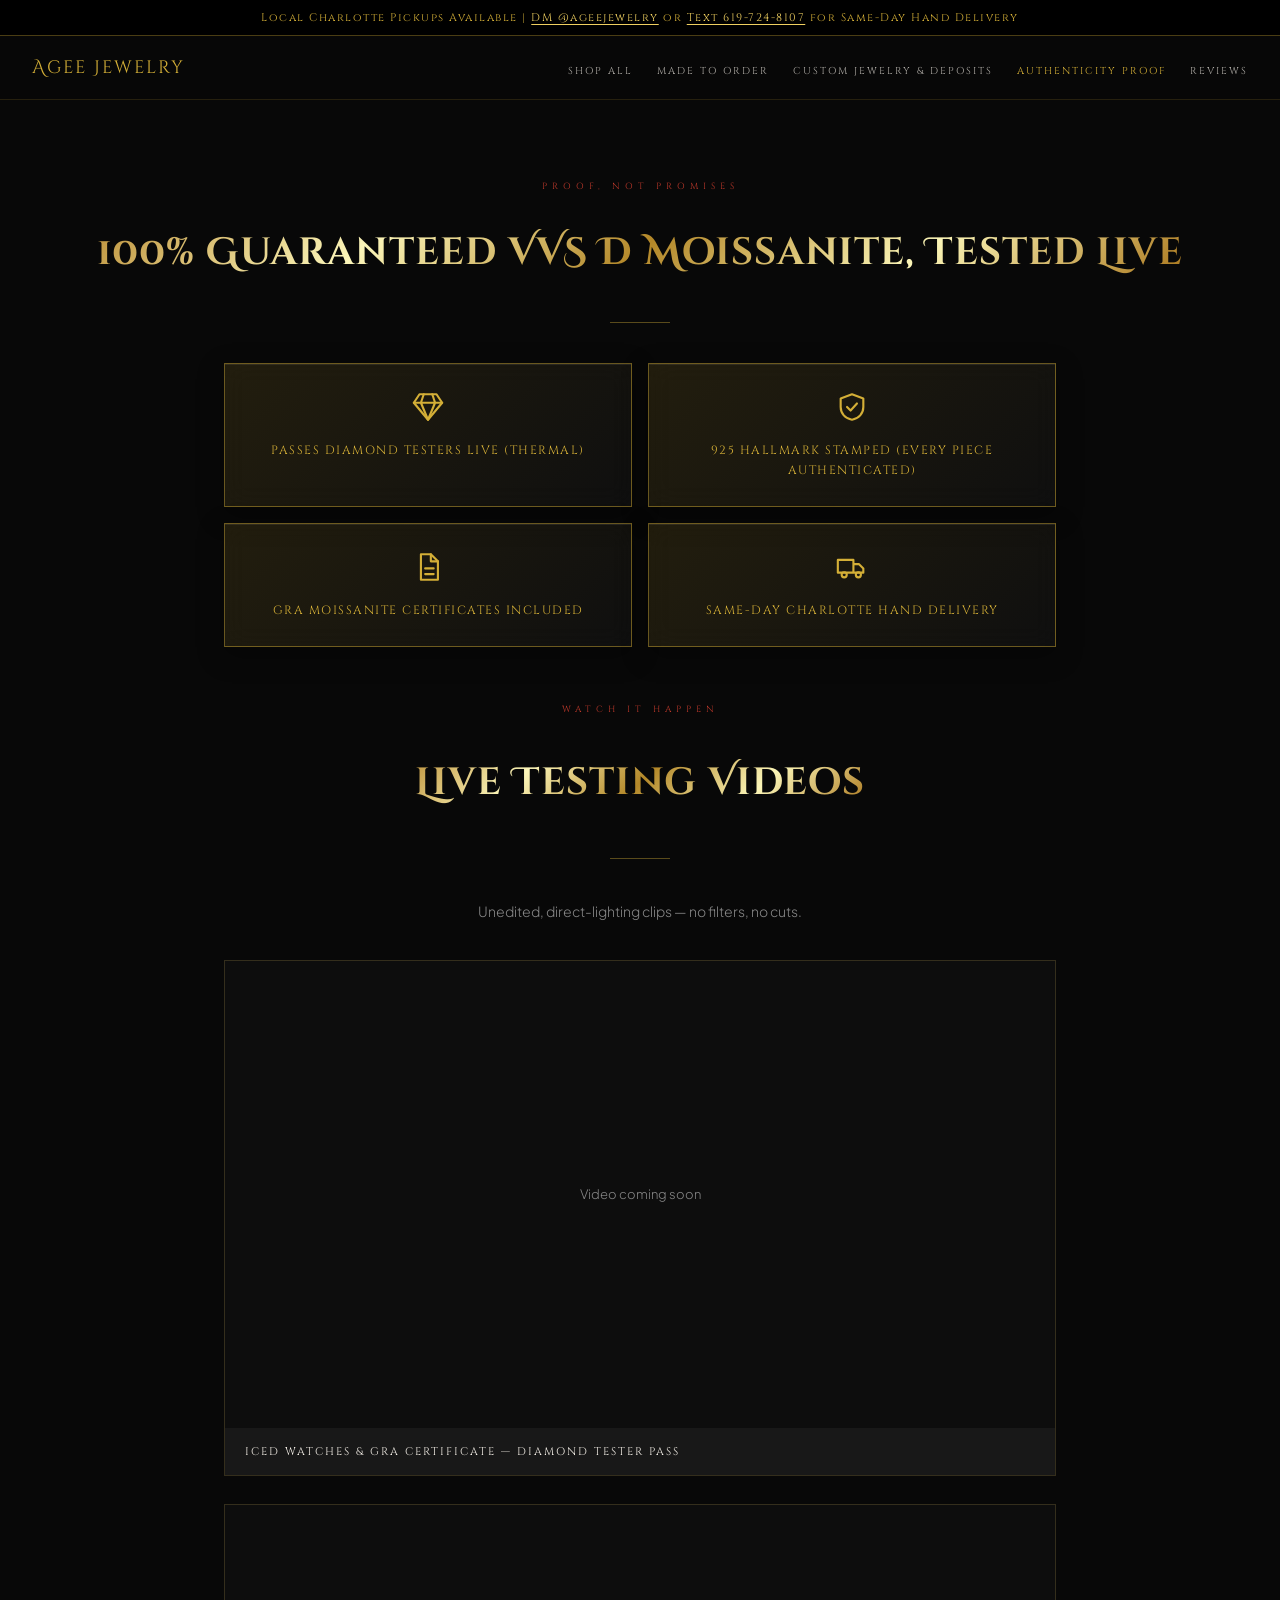
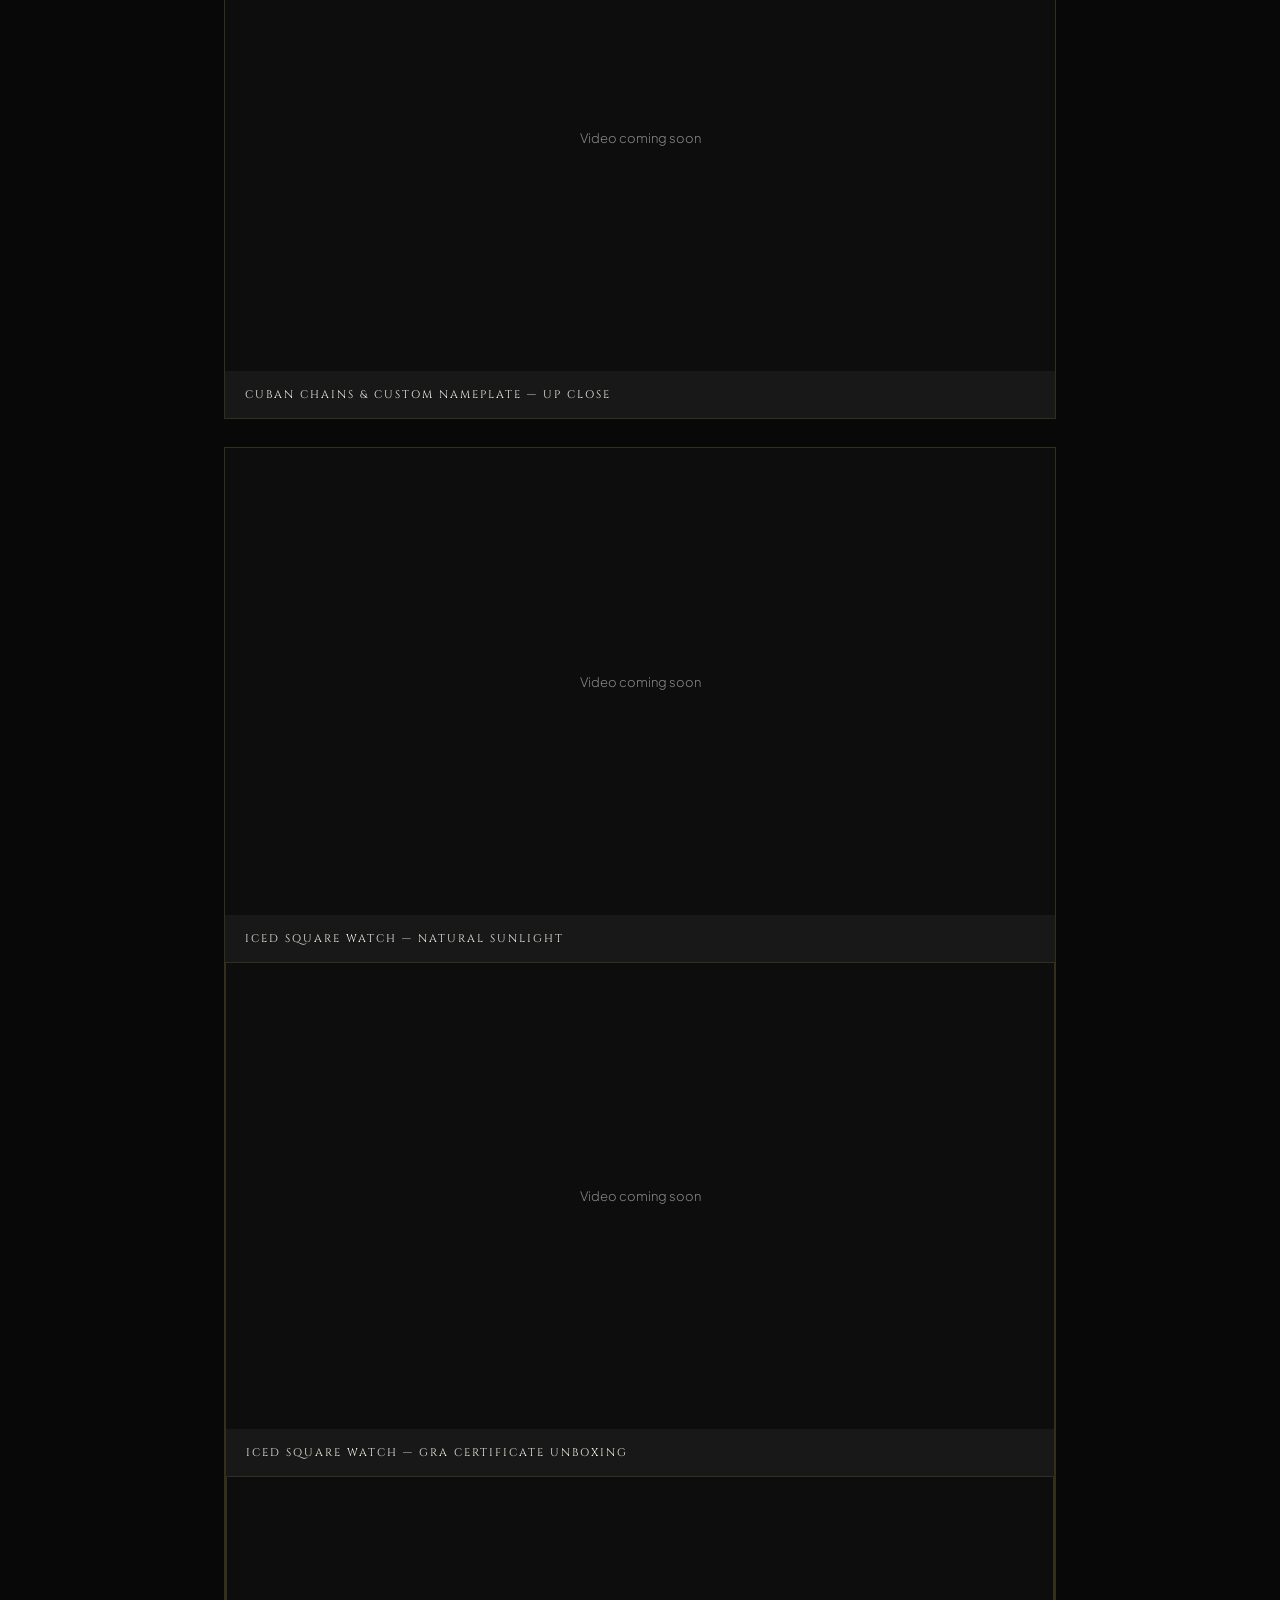
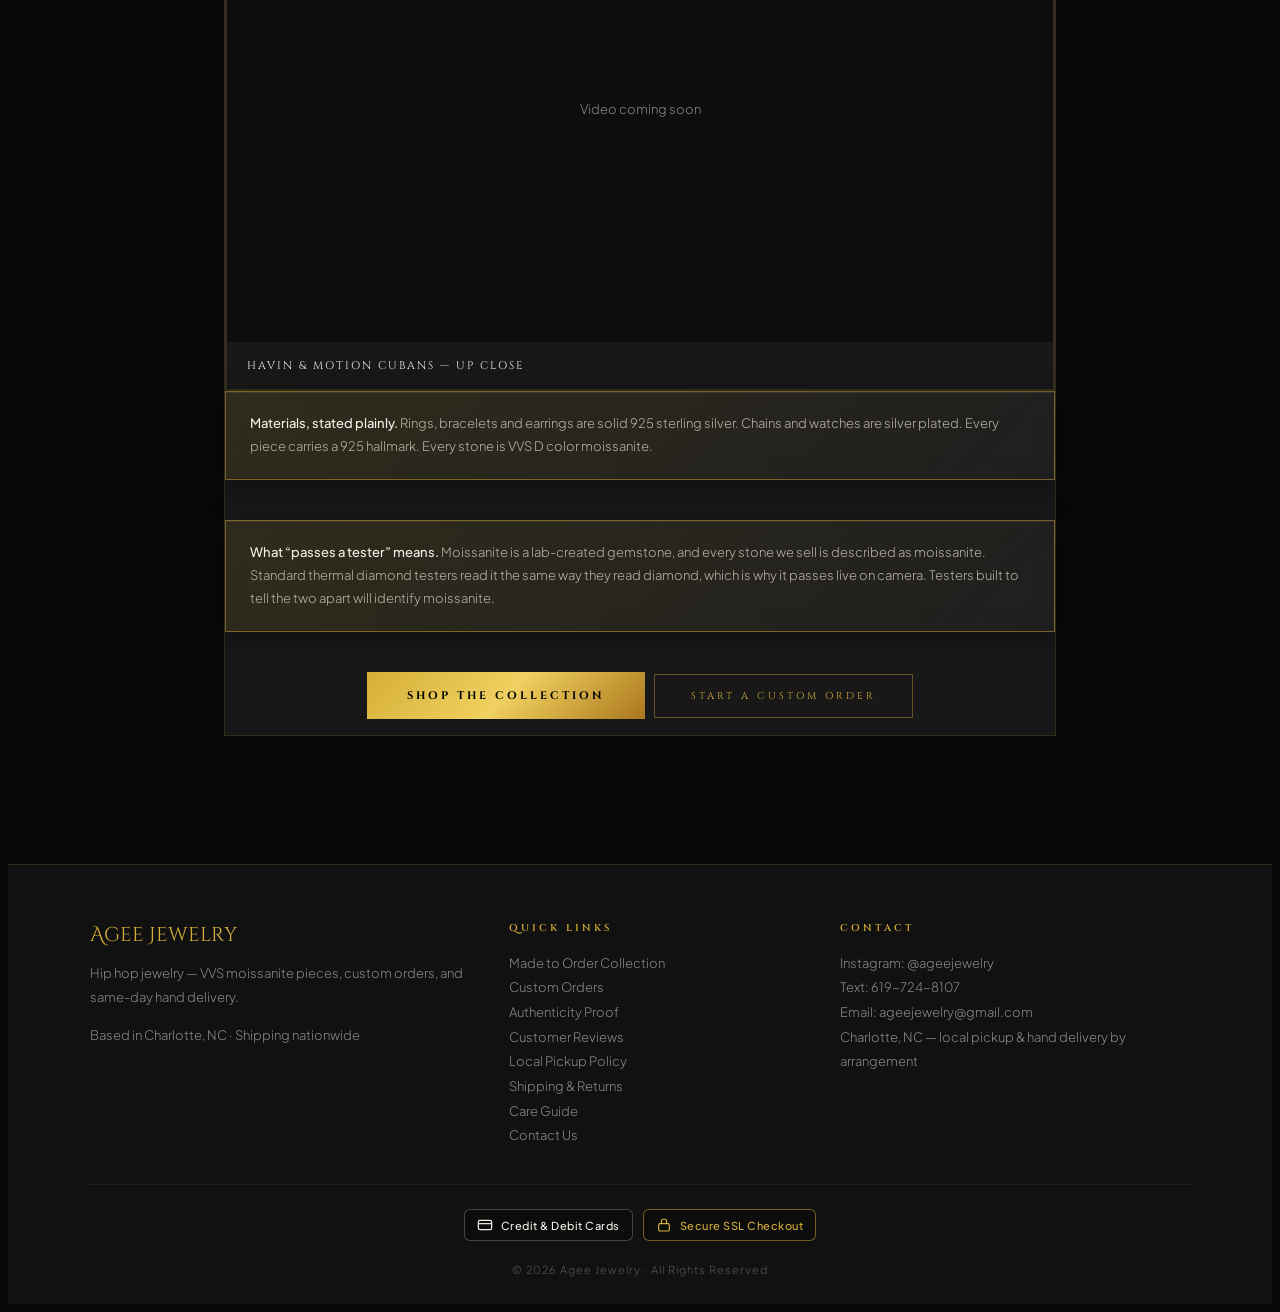
<file: authenticity/index.html>
<!DOCTYPE html>
<html lang="en">
<head>
<meta charset="UTF-8">
<meta name="viewport" content="width=device-width, initial-scale=1.0">
<title>Authenticity Proof — Agee Jewelry</title>
<meta name="description" content="VVS D moissanite tested live on camera. Solid 925 sterling silver rings, bracelets and earrings. 925 hallmark on every piece. Certificates included.">
<link href="https://fonts.googleapis.com/css2?family=Cinzel+Decorative:wght@400;700&family=Cinzel:wght@400;600;700&family=Space+Grotesk:wght@500;700&family=Plus+Jakarta+Sans:wght@300;400;500;600&display=swap" rel="stylesheet">
<link rel="stylesheet" href="/site.css">
</head>
<body>

<div class="announce" role="region" aria-label="Announcement">
  <span>Local Charlotte Pickups Available | <a href="https://www.instagram.com/ageejewelry/" target="_blank" rel="noopener">DM @ageejewelry</a> or <a href="sms:+16197248107">Text 619-724-8107</a> for Same-Day Hand Delivery</span>
</div>

<nav class="site-nav" aria-label="Main">
  <a href="/" class="nav-logo">Agee Jewelry</a>
  <ul class="nav-links">
    <li><a href="/#shop">Shop All</a></li>
    <li><a href="/collection/">Made to Order</a></li>
    <li><a href="/custom/">Custom Jewelry &amp; Deposits</a></li>
    <li><a href="/authenticity/" class="is-active">Authenticity Proof</a></li>
    <li><a href="/reviews/">Reviews</a></li>
  </ul>
</nav>

<main>
  <div class="section-header">
    <div class="section-eyebrow">Proof, Not Promises</div>
    <h1 class="section-title">100% Guaranteed VVS D Moissanite, Tested Live</h1>
    <div class="section-divider"></div>
  </div>
  <div class="page-wrap">
    <div class="badge-grid">
      <div class="badge"><span class="ico"><svg viewBox="0 0 24 24" fill="none" stroke="currentColor" stroke-width="1.5" stroke-linecap="round" stroke-linejoin="round" aria-hidden="true"><path d="M6 3h12l4 6-10 12L2 9z"/><path d="M2 9h20M9 3l-2 6 5 12M15 3l2 6-5 12"/></svg></span><div class="t">Passes Diamond Testers Live (Thermal)</div></div>
      <div class="badge"><span class="ico"><svg viewBox="0 0 24 24" fill="none" stroke="currentColor" stroke-width="1.5" stroke-linecap="round" stroke-linejoin="round" aria-hidden="true"><path d="M12 3l8 3v6c0 4.5-3.2 8.2-8 9-4.8-.8-8-4.5-8-9V6z"/><path d="M8.5 12l2.5 2.5 4.5-5"/></svg></span><div class="t">925 Hallmark Stamped (Every Piece Authenticated)</div></div>
      <div class="badge"><span class="ico"><svg viewBox="0 0 24 24" fill="none" stroke="currentColor" stroke-width="1.5" stroke-linecap="round" stroke-linejoin="round" aria-hidden="true"><path d="M7 3h7l5 5v13H7z"/><path d="M14 3v5h5M10 13h6M10 17h6"/></svg></span><div class="t">GRA Moissanite Certificates Included</div></div>
      <div class="badge"><span class="ico"><svg viewBox="0 0 24 24" fill="none" stroke="currentColor" stroke-width="1.5" stroke-linecap="round" stroke-linejoin="round" aria-hidden="true"><path d="M2 7h11v9H2zM13 10h4l3 3v3h-7"/><circle cx="6.5" cy="17.5" r="1.8"/><circle cx="16.5" cy="17.5" r="1.8"/></svg></span><div class="t">Same-Day Charlotte Hand Delivery</div></div>
    </div>

    <div class="section-header" style="padding-top:0;">
      <div class="section-eyebrow">Watch It Happen</div>
      <h2 class="section-title">Live Testing Videos</h2>
      <div class="section-divider"></div>
    </div>
    <p class="page-lede">Unedited, direct-lighting clips &mdash; no filters, no cuts.</p>

    <div class="video-grid">
    <div class="video-card">
      <video controls preload="metadata" playsinline>
        <source src="/videos/iced-watches-tester.mp4" type="video/mp4" onerror="this.closest('.video-card').classList.add('is-missing')">
      </video>
      <div class="video-soon">Video coming soon</div>
      <div class="cap">Iced Watches &amp; GRA Certificate &mdash; Diamond Tester Pass</div>
    </div>
    <div class="video-card">
      <video controls preload="metadata" playsinline>
        <source src="/videos/cuban-chains-nameplate.mp4" type="video/mp4" onerror="this.closest('.video-card').classList.add('is-missing')">
      </video>
      <div class="video-soon">Video coming soon</div>
      <div class="cap">Cuban Chains &amp; Custom Nameplate &mdash; Up Close</div>
    </div>
    <div class="video-card">
      <video controls preload="metadata" playsinline>
        <source src="/videos/iced-square-watch-sunlight.mp4" type="video/mp4" onerror="this.closest('.video-card').classList.add('is-missing')">
      </video>
      <div class="video-soon">Video coming soon</div>
      <div class="cap">Iced Square Watch &mdash; Natural Sunlight</div>
    <div class="video-card">
      <video controls preload="metadata" playsinline>
        <source src="/videos/square-watch-gra-unboxing.mp4" type="video/mp4" onerror="this.closest('.video-card').classList.add('is-missing')">
      </video>
      <div class="video-soon">Video coming soon</div>
      <div class="cap">Iced Square Watch &mdash; GRA Certificate Unboxing</div>
    <div class="video-card">
      <video controls preload="metadata" playsinline>
        <source src="/videos/havin-motion-cubans.mp4" type="video/mp4" onerror="this.closest('.video-card').classList.add('is-missing')">
      </video>
      <div class="video-soon">Video coming soon</div>
      <div class="cap">HAVIN &amp; MOTION Cubans &mdash; Up Close</div>
    </div>
    </div>

    <div class="note-box">

      <strong>Materials, stated plainly.</strong> Rings, bracelets and earrings are solid 925 sterling silver. Chains and watches are silver plated. Every piece carries a 925 hallmark. Every stone is VVS D color moissanite.

    </div>


    <div class="note-box">
      <strong>What &ldquo;passes a tester&rdquo; means.</strong> Moissanite is a lab-created gemstone, and every stone we sell is described as moissanite. Standard thermal diamond testers read it the same way they read diamond, which is why it passes live on camera. Testers built to tell the two apart will identify moissanite.
    </div>

    <p style="text-align:center;">
      <a class="btn-gold" href="/#shop">Shop the Collection</a>
      &nbsp;
      <a class="btn-ghost" href="/custom/">Start a Custom Order</a>
    </p>
  </div>
</main>
<footer class="site-footer" id="contact">
  <div class="footer-grid">
    <div>
      <div class="footer-logo">Agee Jewelry</div>
      <p>Hip hop jewelry &mdash; VVS moissanite pieces, custom orders, and same-day hand delivery.</p>
      <p>Based in Charlotte, NC &middot; Shipping nationwide</p>
    </div>
    <div>
      <h3>Quick Links</h3>
      <ul>
        <li><a href="/collection/">Made to Order Collection</a></li>
        <li><a href="/custom/">Custom Orders</a></li>
        <li><a href="/authenticity/">Authenticity Proof</a></li>
        <li><a href="/reviews/">Customer Reviews</a></li>
        <li><a href="/policies/#local-pickup">Local Pickup Policy</a></li>
        <li><a href="/shipping/">Shipping &amp; Returns</a></li>
        <li><a href="/policies/#care">Care Guide</a></li>
        <li><a href="mailto:ageejewelry@gmail.com">Contact Us</a></li>
      </ul>
    </div>
    <div>
      <h3>Contact</h3>
      <ul>
        <li>Instagram: <a href="https://www.instagram.com/ageejewelry/" target="_blank" rel="noopener">@ageejewelry</a></li>
        <li>Text: <a href="sms:+16197248107">619-724-8107</a></li>
        <li>Email: <a href="mailto:ageejewelry@gmail.com">ageejewelry@gmail.com</a></li>
        <li>Charlotte, NC &mdash; local pickup &amp; hand delivery by arrangement</li>
      </ul>
    </div>
  </div>
  <div class="pay-row" aria-label="Accepted payments and security">
    <span class="pay-badge"><svg viewBox="0 0 24 24" fill="none" stroke="currentColor" stroke-width="1.8" aria-hidden="true"><rect x="2" y="5" width="20" height="14" rx="2.5"/><path d="M2 10h20"/></svg> Credit &amp; Debit Cards</span>
    <span class="pay-badge ssl"><svg viewBox="0 0 24 24" fill="none" stroke="currentColor" stroke-width="1.8" aria-hidden="true"><rect x="4" y="10" width="16" height="11" rx="2"/><path d="M8 10V7a4 4 0 0 1 8 0v3"/></svg> Secure SSL Checkout</span>
  </div>
  <div class="footer-copy">&copy; 2026 Agee Jewelry &middot; All Rights Reserved</div>
</footer>

<div class="mobile-action-bar">
  <a href="https://ig.me/m/ageejewelry" class="btn-ig" target="_blank" rel="noopener">DM</a>
  <a href="sms:+16197248107" class="btn-ig">Text Us</a>
  <a href="/custom/" class="btn-custom">Custom Order</a>
</div>
</body>
</html>
</file>
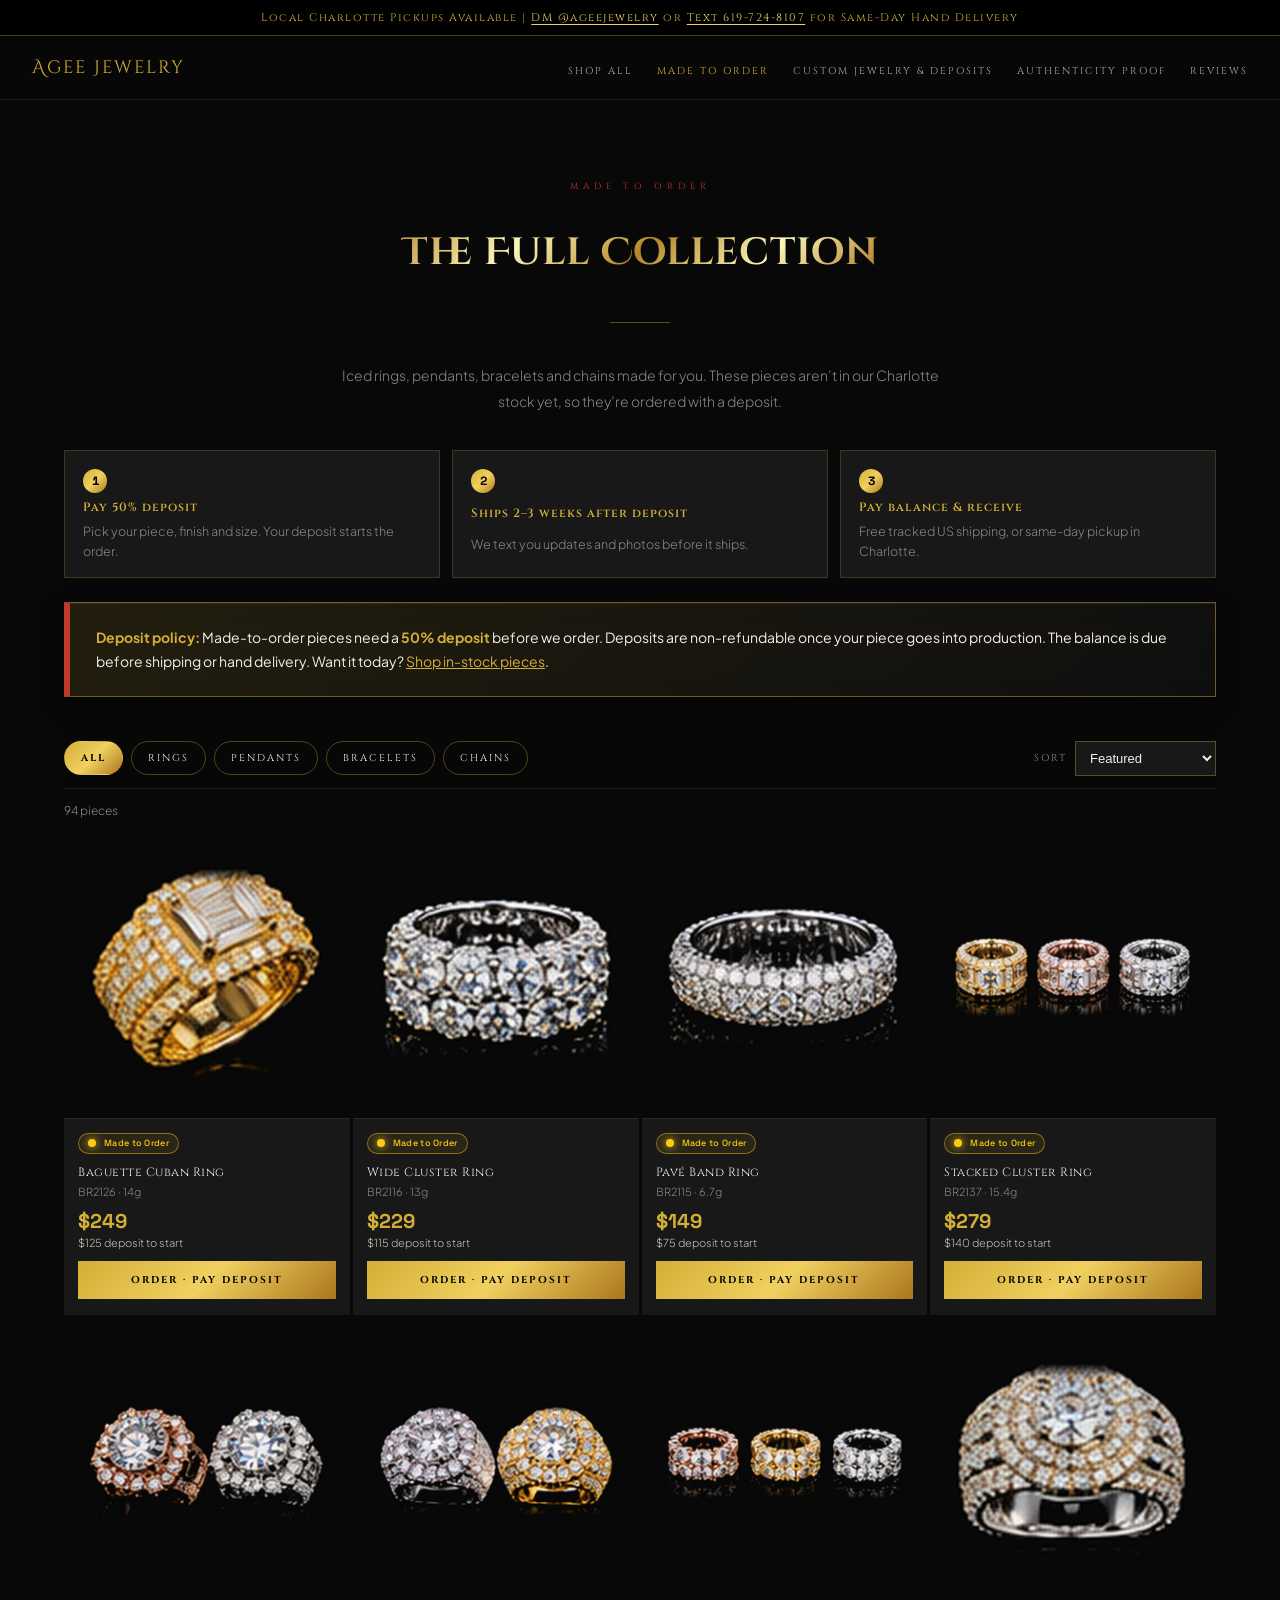
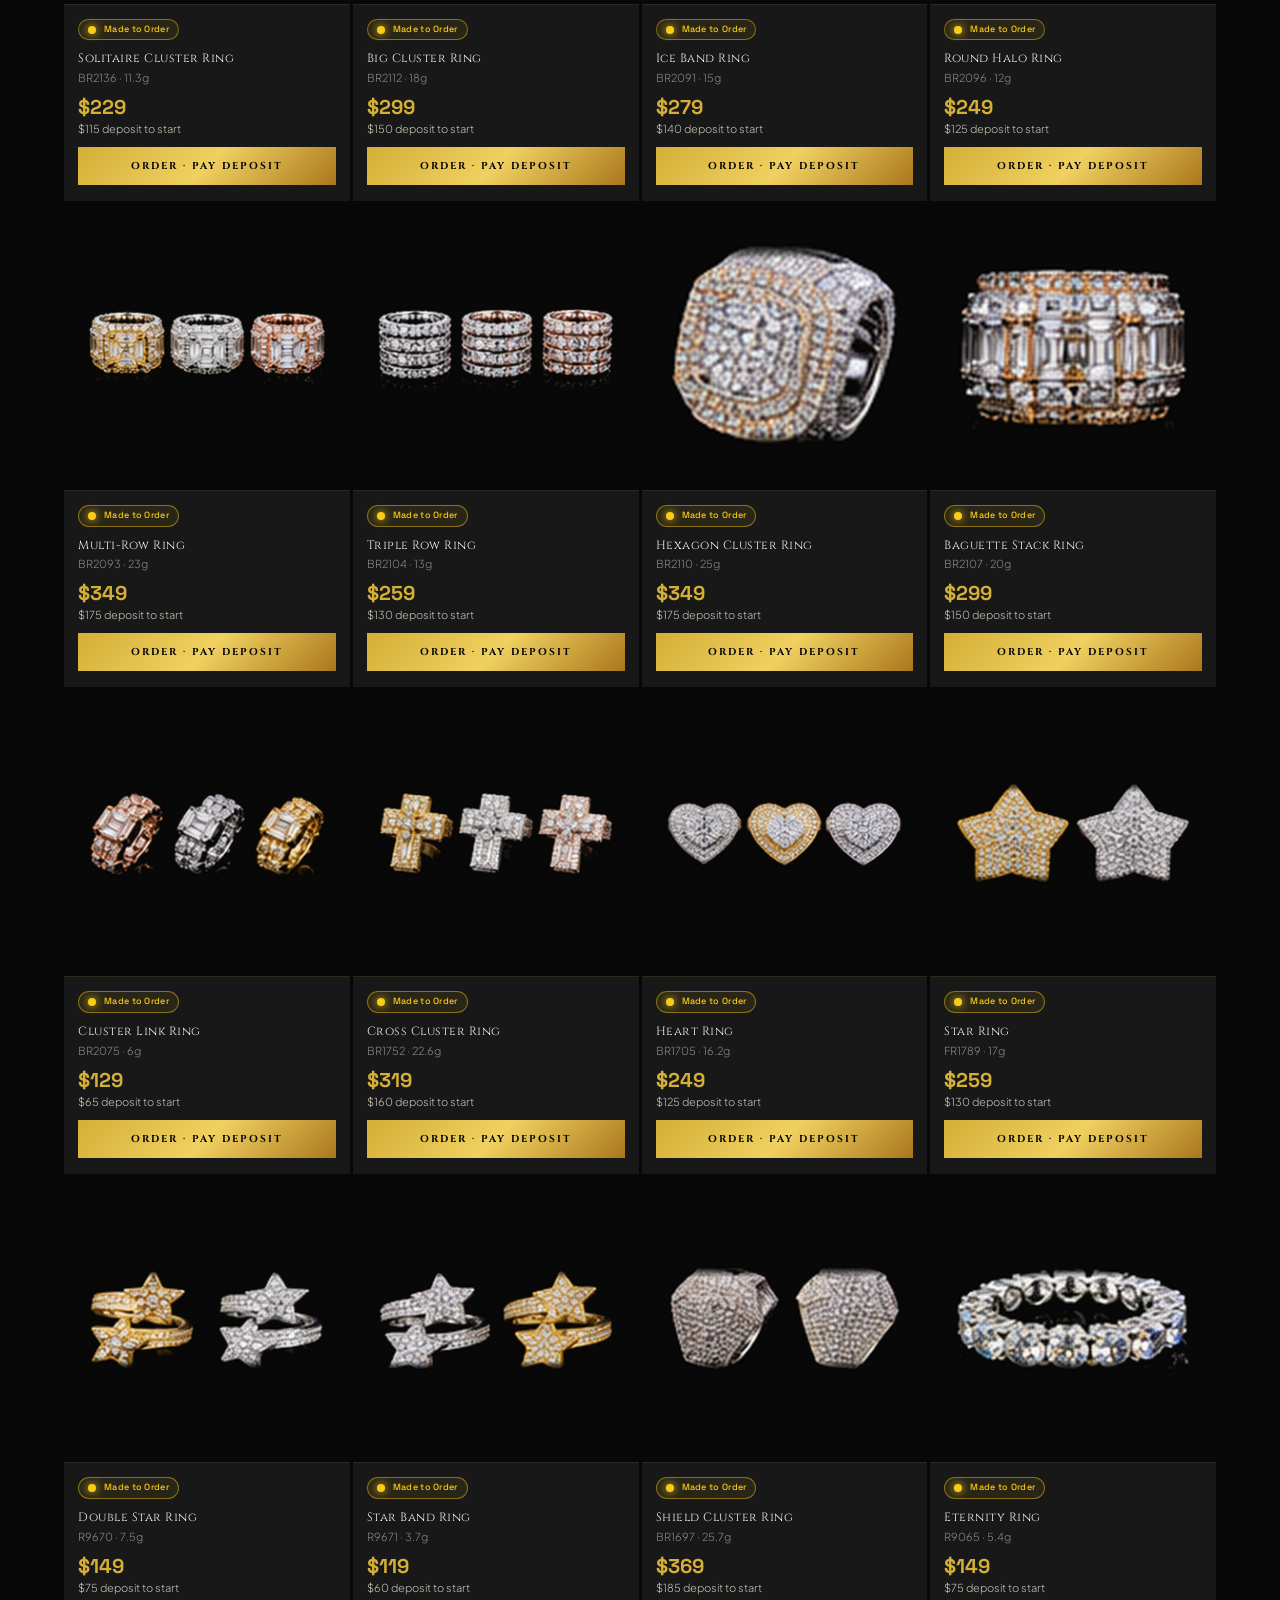
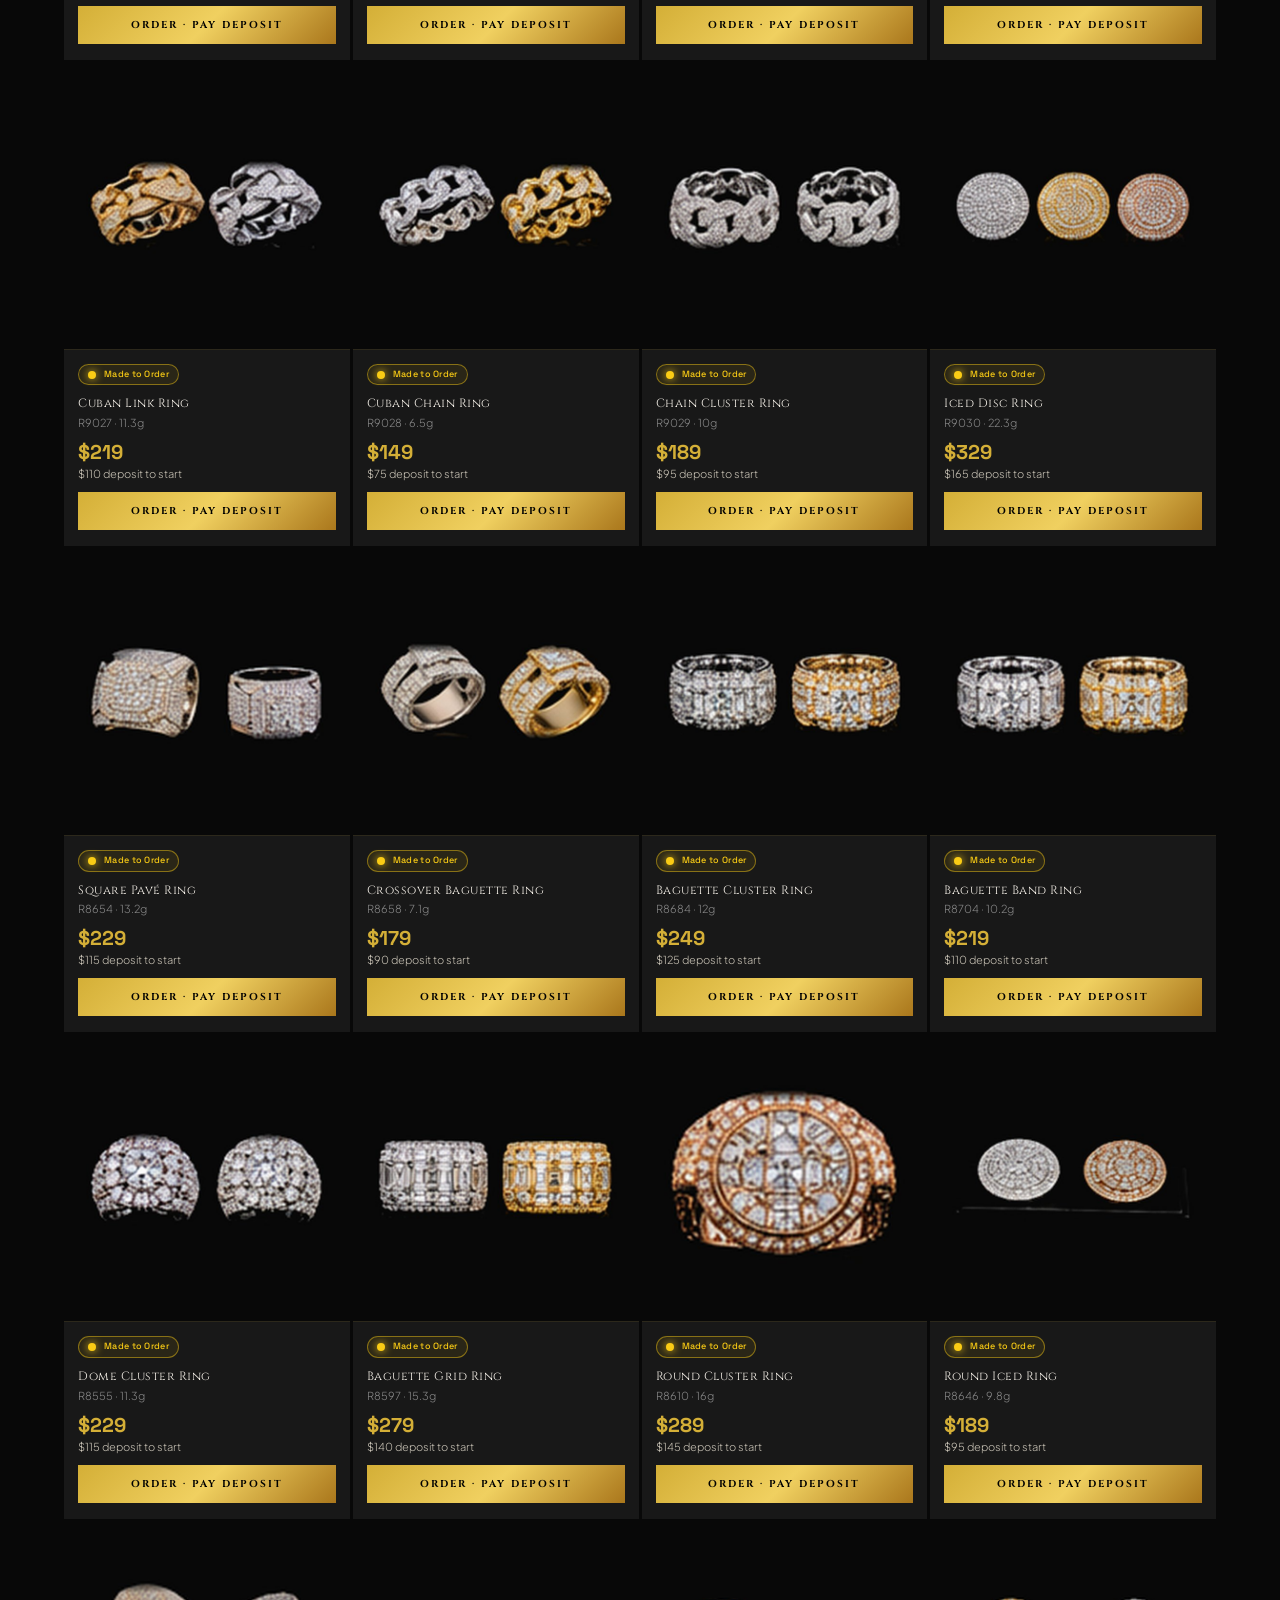
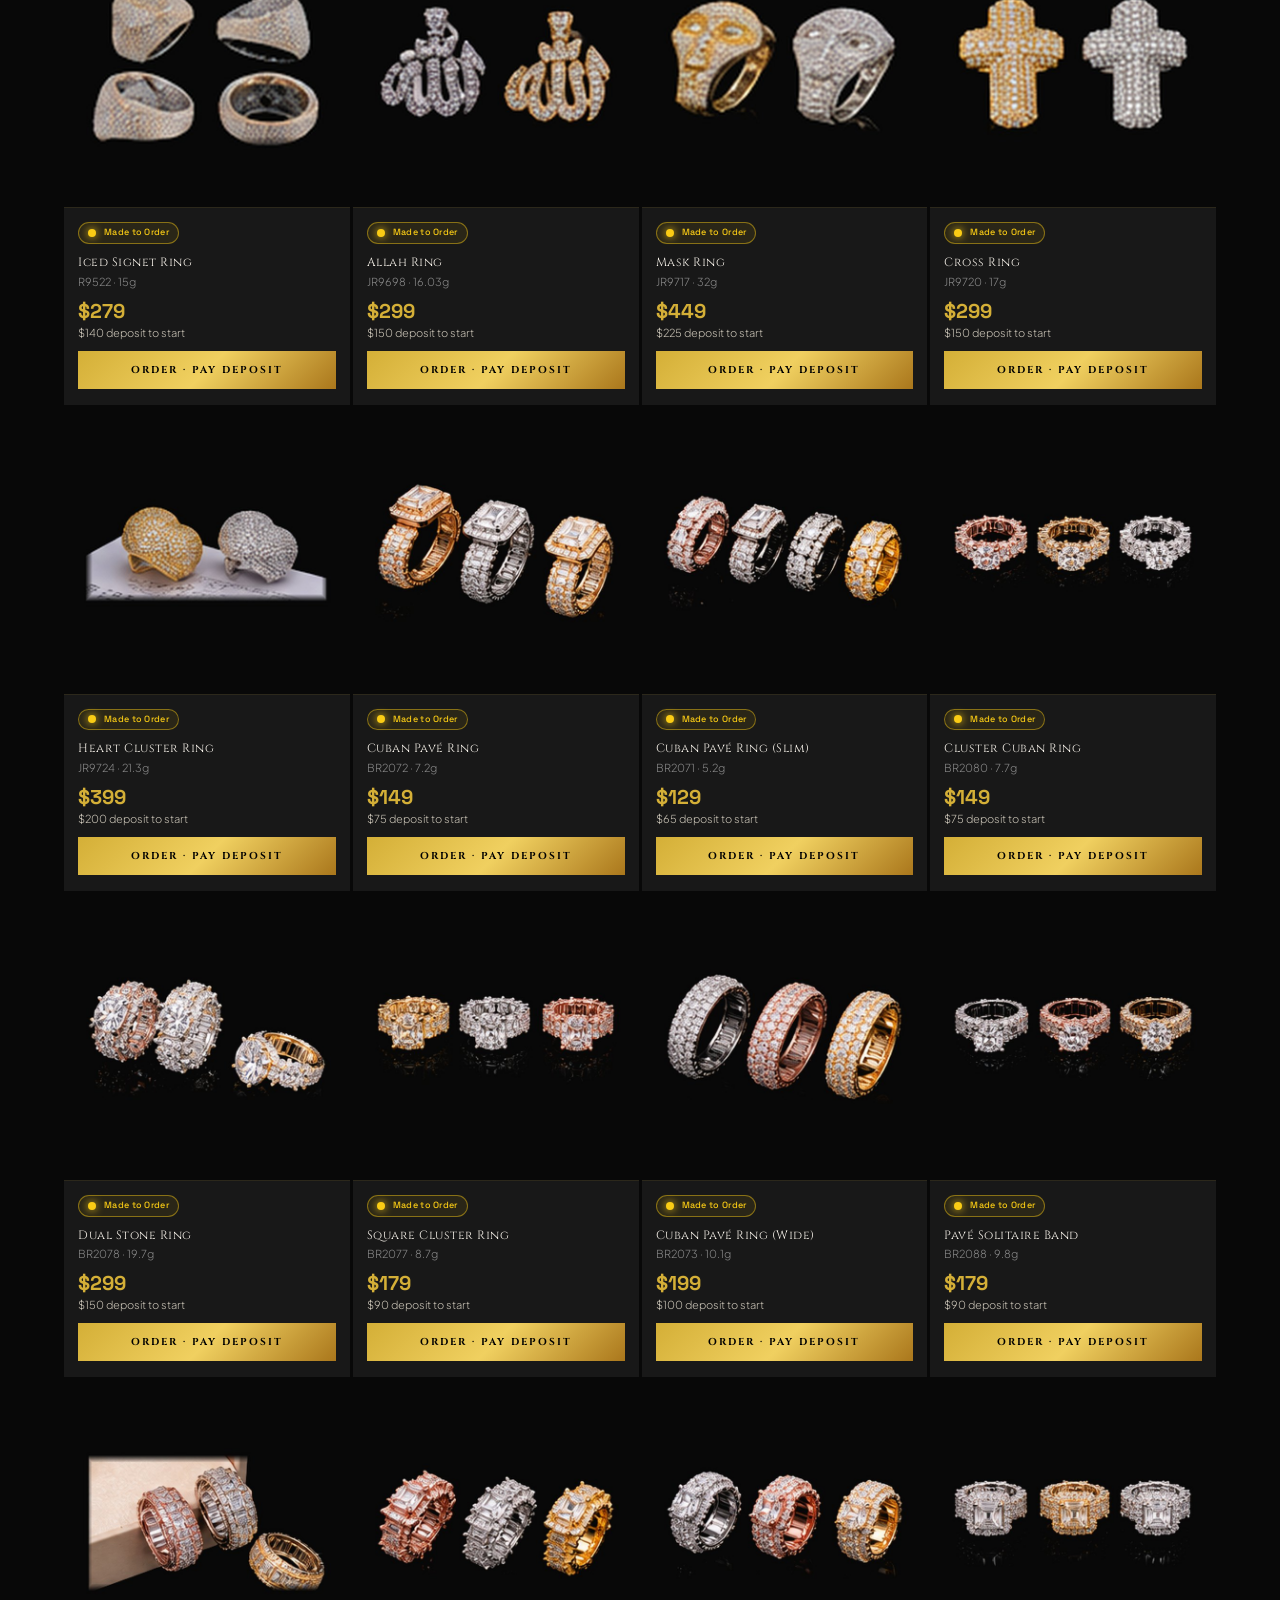
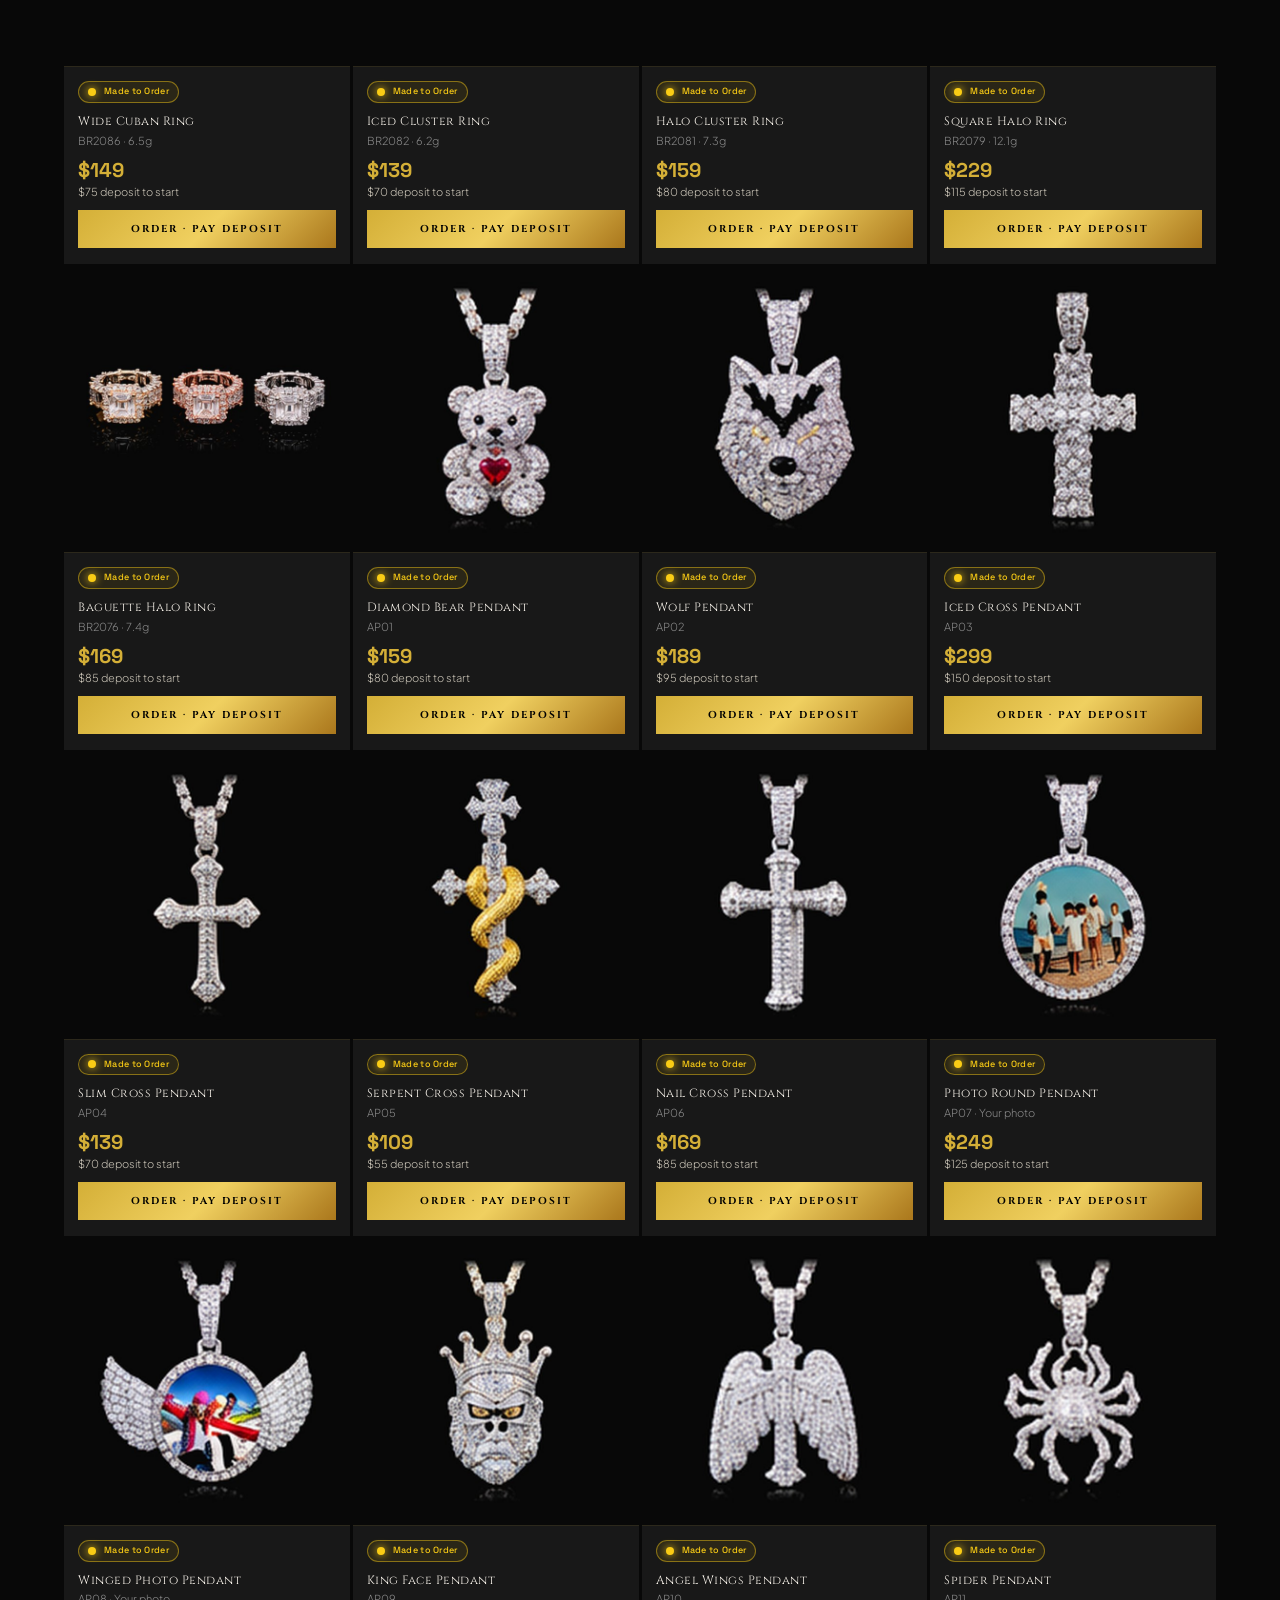
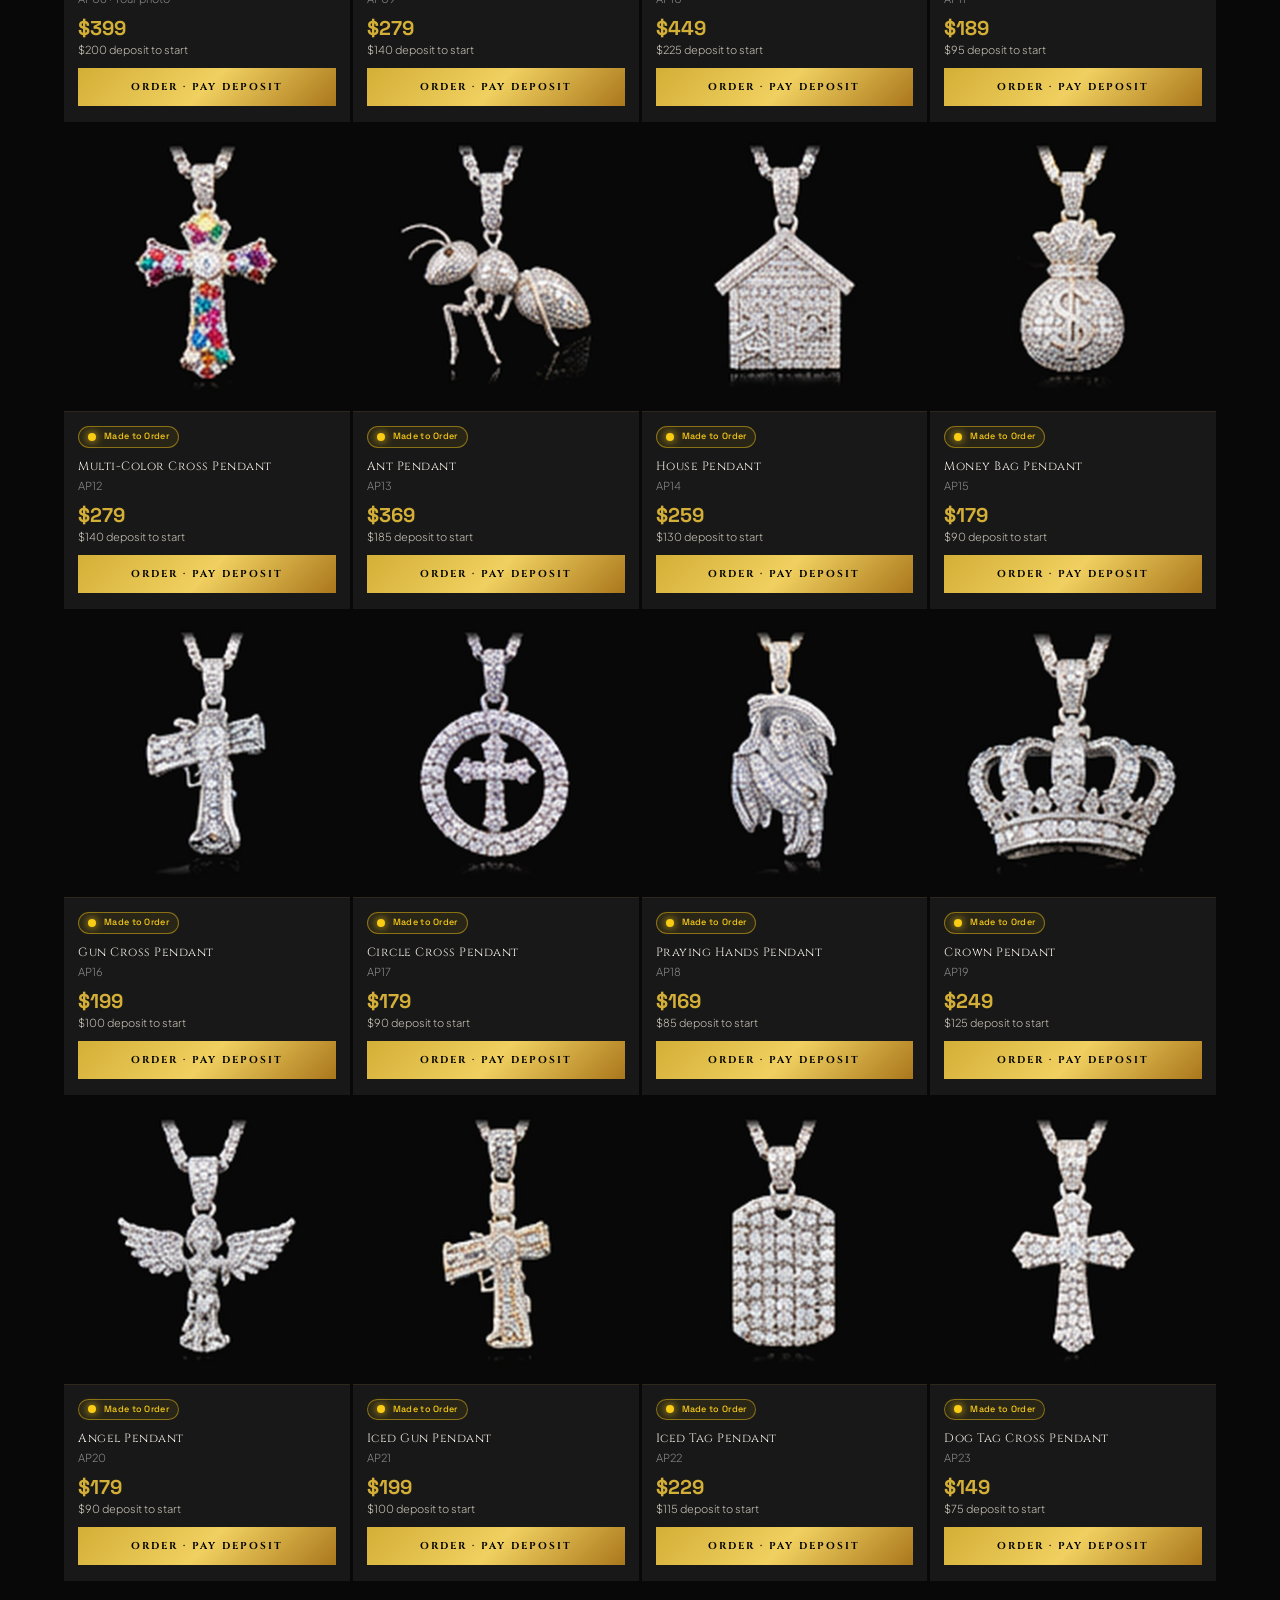
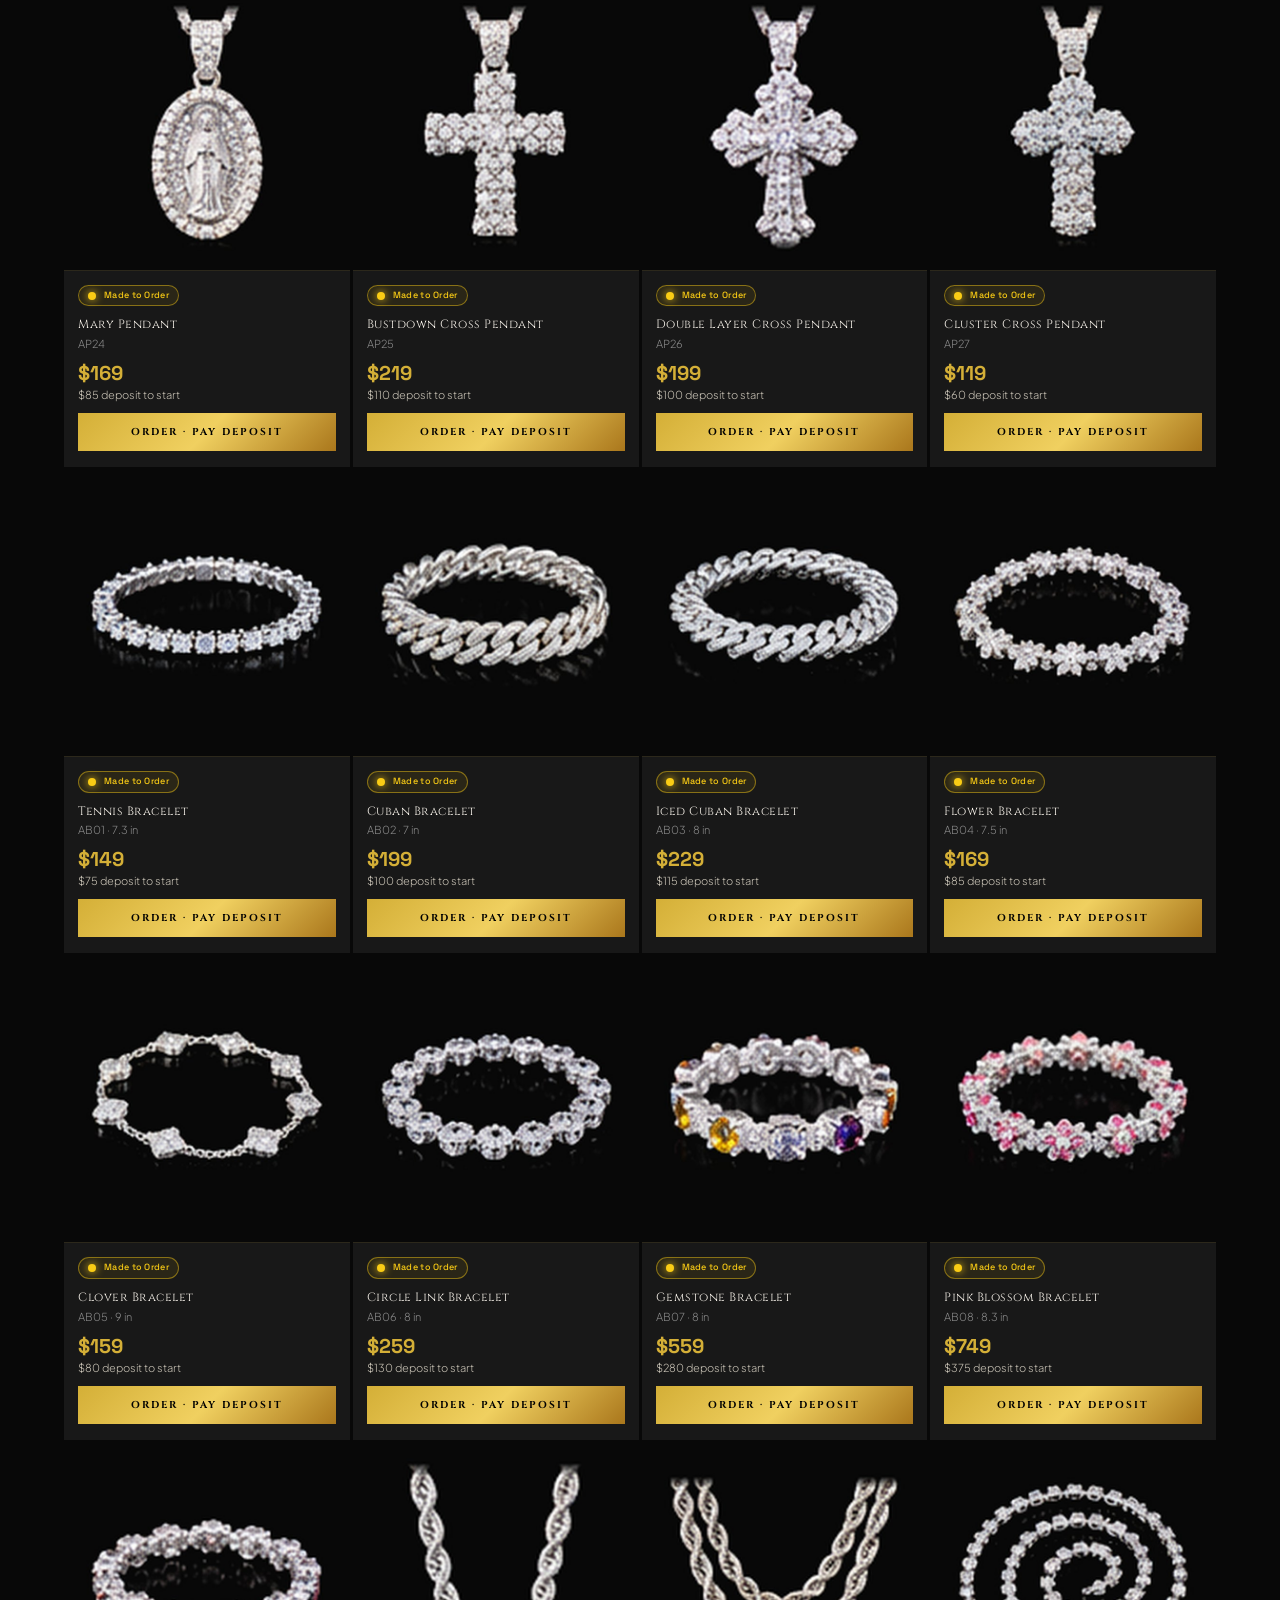
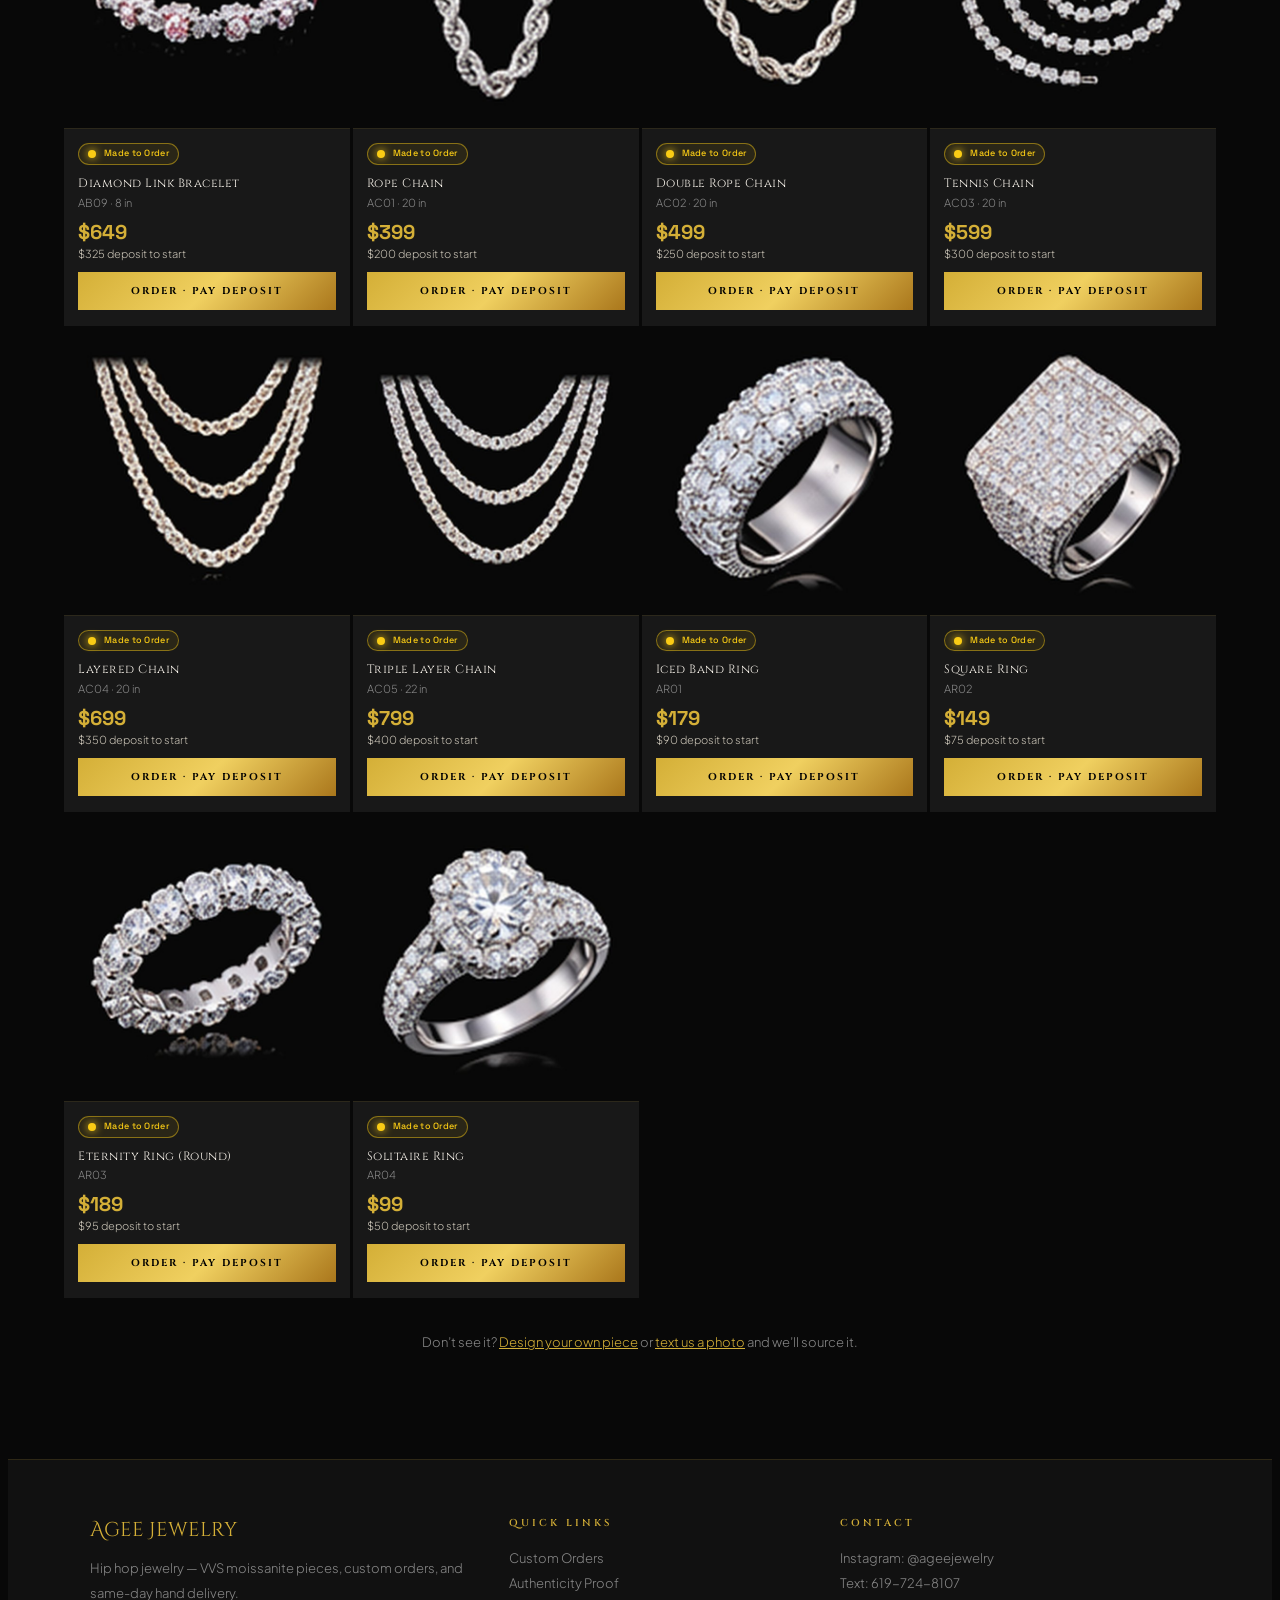
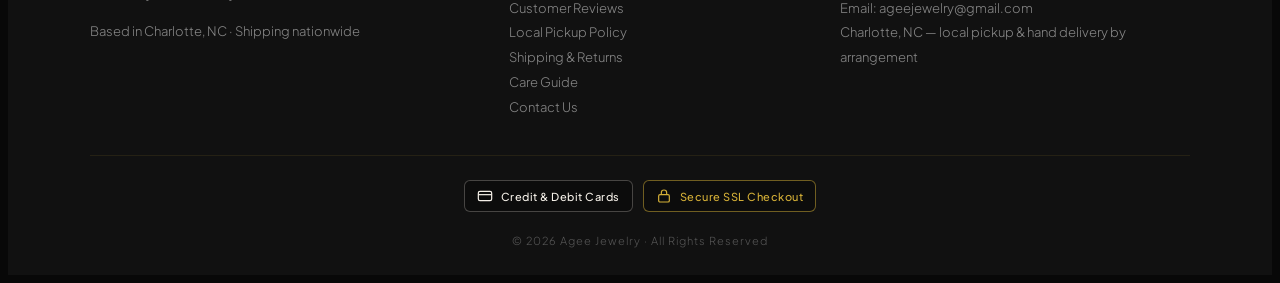
<file: collection/index.html>
<!DOCTYPE html>
<html lang="en">
<head>
<meta charset="UTF-8">
<meta name="viewport" content="width=device-width, initial-scale=1.0">
<title>Made to Order Collection — Agee Jewelry</title>
<meta name="description" content="90+ made-to-order iced rings, pendants, bracelets and chains. 50% deposit starts your order. Free tracked shipping or Charlotte pickup.">
<link href="https://fonts.googleapis.com/css2?family=Cinzel+Decorative:wght@400;700&family=Cinzel:wght@400;600;700&family=Space+Grotesk:wght@500;700&family=Plus+Jakarta+Sans:wght@300;400;500;600&display=swap" rel="stylesheet">
<link rel="stylesheet" href="/site.css">
<link rel="stylesheet" href="/collection/collection.css">
</head>
<body>

<div class="announce" role="region" aria-label="Announcement">
  <span>Local Charlotte Pickups Available | <a href="https://www.instagram.com/ageejewelry/" target="_blank" rel="noopener">DM @ageejewelry</a> or <a href="sms:+16197248107">Text 619-724-8107</a> for Same-Day Hand Delivery</span>
</div>

<nav class="site-nav" aria-label="Main">
  <a href="/" class="nav-logo">Agee Jewelry</a>
  <ul class="nav-links">
    <li><a href="/#shop">Shop All</a></li>
    <li><a href="/collection/" class="is-active">Made to Order</a></li>
    <li><a href="/custom/">Custom Jewelry &amp; Deposits</a></li>
    <li><a href="/authenticity/">Authenticity Proof</a></li>
    <li><a href="/reviews/">Reviews</a></li>
  </ul>
</nav>

<main>
  <div class="section-header">
    <div class="section-eyebrow">Made to Order</div>
    <h1 class="section-title">The Full Collection</h1>
    <div class="section-divider"></div>
  </div>
  <div class="mto-wrap">
    <p class="page-lede">Iced rings, pendants, bracelets and chains made for you. These pieces aren&rsquo;t in our Charlotte stock yet, so they&rsquo;re ordered with a deposit.</p>
    <div class="mto-steps" role="list">
      <div class="mto-step" role="listitem"><span class="num">1</span><b>Pay 50% deposit</b><span>Pick your piece, finish and size. Your deposit starts the order.</span></div>
      <div class="mto-step" role="listitem"><span class="num">2</span><b><span class="mto-wait">Ships 2&ndash;3 weeks after deposit</span></b><span>We text you updates and photos before it ships.</span></div>
      <div class="mto-step" role="listitem"><span class="num">3</span><b>Pay balance &amp; receive</b><span>Free tracked US shipping, or same-day pickup in Charlotte.</span></div>
    </div>
    <div class="deposit-box" role="note"><strong>Deposit policy:</strong> Made-to-order pieces need a <strong>50% deposit</strong> before we order. Deposits are non-refundable once your piece goes into production. The balance is due before shipping or hand delivery. Want it today? <a href="/#shop">Shop in-stock pieces</a>.</div>

    <div class="mto-bar">
      <div class="mto-filters" role="group" aria-label="Filter by category">
        <button type="button" class="mto-chip" data-cat="all" aria-pressed="true">All</button>
        <button type="button" class="mto-chip" data-cat="rings" aria-pressed="false">Rings</button>
        <button type="button" class="mto-chip" data-cat="pendants" aria-pressed="false">Pendants</button>
        <button type="button" class="mto-chip" data-cat="bracelets" aria-pressed="false">Bracelets</button>
        <button type="button" class="mto-chip" data-cat="chains" aria-pressed="false">Chains</button>
      </div>
      <label class="mto-sort"><span>Sort</span>
        <select id="mto-sort">
          <option value="featured">Featured</option>
          <option value="low">Price: low to high</option>
          <option value="high">Price: high to low</option>
        </select>
      </label>
    </div>
    <p class="mto-count" id="mto-count" aria-live="polite"></p>
    <div class="mto-grid" id="mto-grid"></div>
    <p class="mto-foot">Don&rsquo;t see it? <a href="/custom/">Design your own piece</a> or <a href="sms:+16197248107">text us a photo</a> and we&rsquo;ll source it.</p>
  </div>
</main>

<dialog class="mto-dialog" id="mto-dialog" aria-labelledby="mto-d-title">
  <form class="req-form mto-form" name="made-to-order" method="POST" action="/collection/thanks/" data-netlify="true" netlify-honeypot="bot-field">
    <input type="hidden" name="form-name" value="made-to-order">
    <p class="hp"><label>Don&rsquo;t fill this out: <input name="bot-field" tabindex="-1" autocomplete="off"></label></p>
    <input type="hidden" name="item">
    <input type="hidden" name="code">
    <input type="hidden" name="price">
    <input type="hidden" name="deposit">
    <button type="button" class="mto-x" aria-label="Close" data-close>&times;</button>
    <div class="mto-d-head">
      <img id="mto-d-img" alt="" width="120" height="120">
      <div>
        <div class="stock-badge made-to-order">Made to Order</div>
        <h2 id="mto-d-title"></h2>
        <div class="mto-d-meta" id="mto-d-meta"></div>
        <div class="mto-d-price" id="mto-d-price"></div>
      </div>
    </div>
    <div class="row-2">
      <label class="field">Full Name<input type="text" name="full_name" autocomplete="name" required></label>
      <label class="field">Phone or Instagram<input type="text" name="contact" placeholder="(704) 555-0123 or @handle" required></label>
    </div>
    <label class="field">Email<input type="email" name="email" autocomplete="email" required placeholder="For your receipt and order updates"></label>
    <div class="row-2">
      <label class="field">Finish<select name="finish" id="mto-finish" required></select></label>
      <label class="field"><span id="mto-size-label">Size</span><select name="size" id="mto-size" required></select></label>
    </div>
    <label class="field">Delivery
      <select name="delivery" required>
        <option>Free tracked shipping (US)</option>
        <option>Charlotte pickup / hand delivery</option>
      </select>
    </label>
    <label class="field">Notes<textarea name="notes" placeholder="Anything we should know: photo for a photo pendant, stone color, deadline&hellip;"></textarea></label>
    <label class="agree"><input type="checkbox" name="deposit_agreement" value="agreed" required>
      <span id="mto-agree">I understand this piece is made to order, a 50% deposit is required to start, deposits are non-refundable once in production, and the balance is due before it ships.</span></label>
    <button type="submit" class="btn-gold" id="mto-submit">Continue to Deposit</button>
  </form>
</dialog>

<footer class="site-footer" id="contact">
  <div class="footer-grid">
    <div>
      <div class="footer-logo">Agee Jewelry</div>
      <p>Hip hop jewelry &mdash; VVS moissanite pieces, custom orders, and same-day hand delivery.</p>
      <p>Based in Charlotte, NC &middot; Shipping nationwide</p>
    </div>
    <div>
      <h3>Quick Links</h3>
      <ul>
        <li><a href="/custom/">Custom Orders</a></li>
        <li><a href="/authenticity/">Authenticity Proof</a></li>
        <li><a href="/reviews/">Customer Reviews</a></li>
        <li><a href="/policies/#local-pickup">Local Pickup Policy</a></li>
        <li><a href="/shipping/">Shipping &amp; Returns</a></li>
        <li><a href="/policies/#care">Care Guide</a></li>
        <li><a href="mailto:ageejewelry@gmail.com">Contact Us</a></li>
      </ul>
    </div>
    <div>
      <h3>Contact</h3>
      <ul>
        <li>Instagram: <a href="https://www.instagram.com/ageejewelry/" target="_blank" rel="noopener">@ageejewelry</a></li>
        <li>Text: <a href="sms:+16197248107">619-724-8107</a></li>
        <li>Email: <a href="mailto:ageejewelry@gmail.com">ageejewelry@gmail.com</a></li>
        <li>Charlotte, NC &mdash; local pickup &amp; hand delivery by arrangement</li>
      </ul>
    </div>
  </div>
  <div class="pay-row" aria-label="Accepted payments and security">
    <span class="pay-badge"><svg viewBox="0 0 24 24" fill="none" stroke="currentColor" stroke-width="1.8" aria-hidden="true"><rect x="2" y="5" width="20" height="14" rx="2.5"/><path d="M2 10h20"/></svg> Credit &amp; Debit Cards</span>
    <span class="pay-badge ssl"><svg viewBox="0 0 24 24" fill="none" stroke="currentColor" stroke-width="1.8" aria-hidden="true"><rect x="4" y="10" width="16" height="11" rx="2"/><path d="M8 10V7a4 4 0 0 1 8 0v3"/></svg> Secure SSL Checkout</span>
  </div>
  <div class="footer-copy">&copy; 2026 Agee Jewelry &middot; All Rights Reserved</div>
</footer>

<div class="mobile-action-bar">
  <a href="https://ig.me/m/ageejewelry" class="btn-ig" target="_blank" rel="noopener">DM</a>
  <a href="sms:+16197248107" class="btn-ig">Text Us</a>
  <a href="/custom/" class="btn-custom">Custom Order</a>
</div>
<script src="/collection/catalog.js"></script>
<script src="/collection/collection.js"></script>
</body>
</html>
</file>
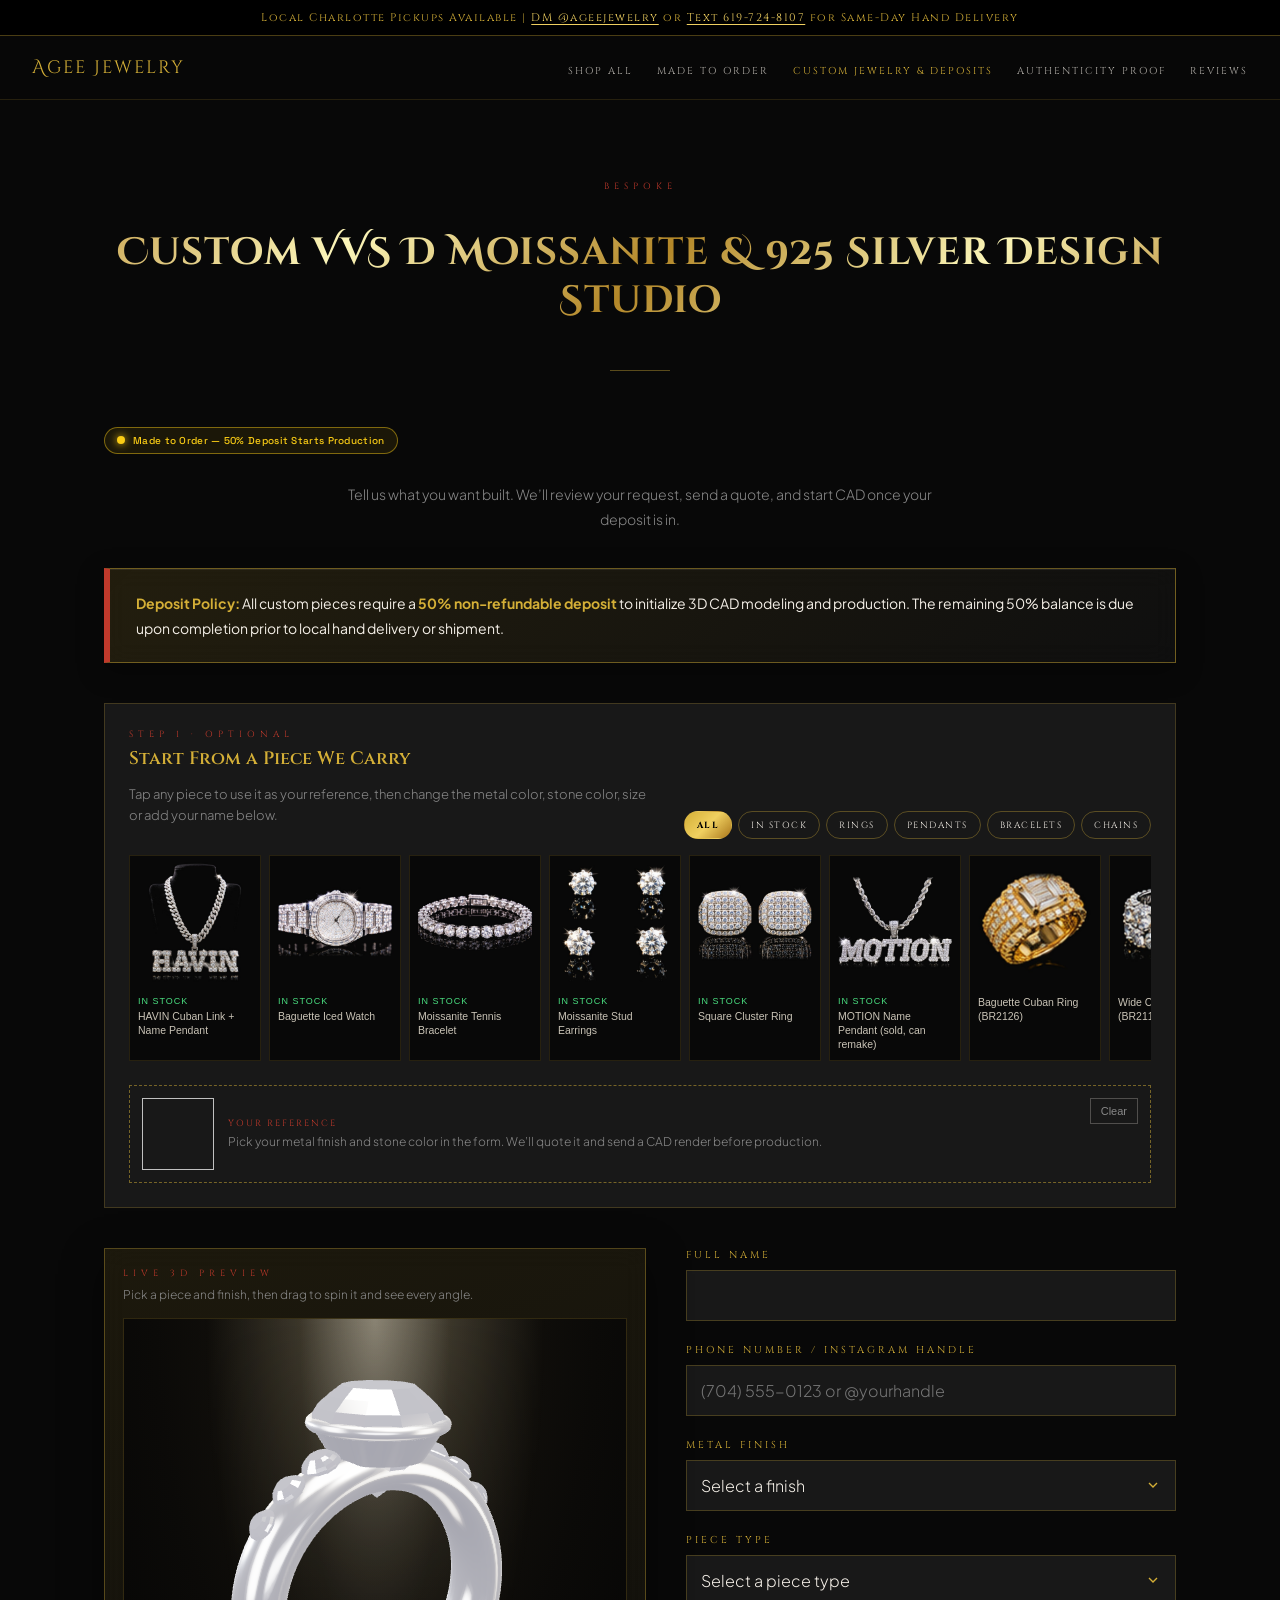
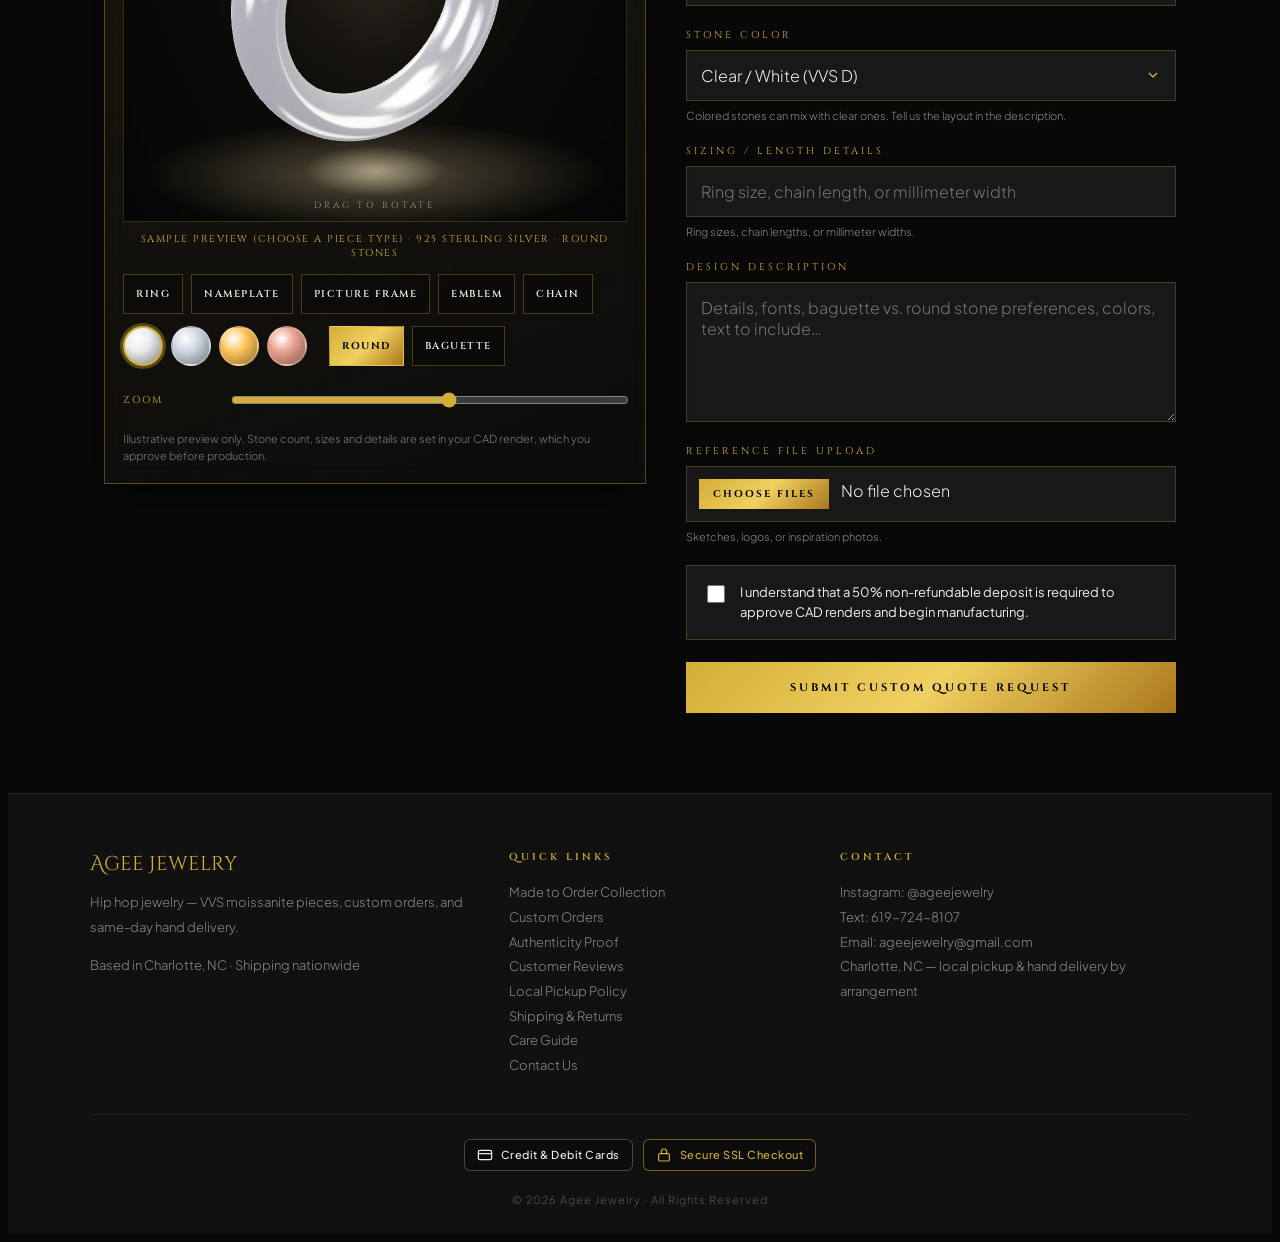
<file: custom/index.html>
<!DOCTYPE html>
<html lang="en">
<head>
<meta charset="UTF-8">
<meta name="viewport" content="width=device-width, initial-scale=1.0">
<title>Custom Jewelry &amp; Deposits — Agee Jewelry</title>
<meta name="description" content="Custom VVS D moissanite and 925 silver jewelry. Submit a quote request; 50% deposit starts CAD and production.">
<link href="https://fonts.googleapis.com/css2?family=Cinzel+Decorative:wght@400;700&family=Cinzel:wght@400;600;700&family=Space+Grotesk:wght@500;700&family=Plus+Jakarta+Sans:wght@300;400;500;600&display=swap" rel="stylesheet">
<link rel="stylesheet" href="/site.css">
<link rel="stylesheet" href="/custom/reference.css">
</head>
<body>

<div class="announce" role="region" aria-label="Announcement">
  <span>Local Charlotte Pickups Available | <a href="https://www.instagram.com/ageejewelry/" target="_blank" rel="noopener">DM @ageejewelry</a> or <a href="sms:+16197248107">Text 619-724-8107</a> for Same-Day Hand Delivery</span>
</div>

<nav class="site-nav" aria-label="Main">
  <a href="/" class="nav-logo">Agee Jewelry</a>
  <ul class="nav-links">
    <li><a href="/#shop">Shop All</a></li>
    <li><a href="/collection/">Made to Order</a></li>
    <li><a href="/custom/" class="is-active">Custom Jewelry &amp; Deposits</a></li>
    <li><a href="/authenticity/">Authenticity Proof</a></li>
    <li><a href="/reviews/">Reviews</a></li>
  </ul>
</nav>

<main>
  <div class="section-header">
    <div class="section-eyebrow">Bespoke</div>
    <h1 class="section-title">Custom VVS D Moissanite &amp; 925 Silver Design Studio</h1>
    <div class="section-divider"></div>
  </div>
  <div class="page-wrap wide">
    <p style="text-align:center;"><div class="stock-badge made-to-order">Made to Order &mdash; 50% Deposit Starts Production</div></p>
    <p class="page-lede">Tell us what you want built. We&rsquo;ll review your request, send a quote, and start CAD once your deposit is in.</p>

    <div class="deposit-box" role="note">
      <strong>Deposit Policy:</strong> All custom pieces require a <strong>50% non-refundable deposit</strong> to initialize 3D CAD modeling and production. The remaining 50% balance is due upon completion prior to local hand delivery or shipment.
    </div>

    <section class="ref-pick" aria-labelledby="ref-title">
      <div class="ref-head">
        <div>
          <div class="section-eyebrow" style="margin:0">Step 1 &middot; Optional</div>
          <h2 id="ref-title">Start From a Piece We Carry</h2>
          <p>Tap any piece to use it as your reference, then change the metal color, stone color, size or add your name below.</p>
        </div>
        <div class="ref-chips" role="group" aria-label="Filter reference pieces">
          <button type="button" class="ref-chip" data-cat="all" aria-pressed="true">All</button>
          <button type="button" class="ref-chip" data-cat="instock" aria-pressed="false">In Stock</button>
          <button type="button" class="ref-chip" data-cat="rings" aria-pressed="false">Rings</button>
          <button type="button" class="ref-chip" data-cat="pendants" aria-pressed="false">Pendants</button>
          <button type="button" class="ref-chip" data-cat="bracelets" aria-pressed="false">Bracelets</button>
          <button type="button" class="ref-chip" data-cat="chains" aria-pressed="false">Chains</button>
        </div>
      </div>
      <div class="ref-strip" id="ref-strip" tabindex="0" aria-label="Reference pieces, scroll sideways"></div>
      <div class="ref-selected" id="ref-selected" hidden>
        <img id="ref-sel-img" alt="">
        <div><div class="ref-sel-k">Your reference</div><div class="ref-sel-n" id="ref-sel-name"></div>
        <div class="ref-sel-h">Pick your metal finish and stone color in the form. We&rsquo;ll quote it and send a CAD render before production.</div></div>
        <button type="button" class="ref-clear" id="ref-clear">Clear</button>
      </div>
    </section>
    <div class="custom-layout" id="custom-layout">
      <aside id="preview3d" class="pv" aria-label="3D piece preview" hidden>
        <div class="pv-head">
          <div class="section-eyebrow" style="margin:0">Live 3D Preview</div>
          <p class="pv-sub">Pick a piece and finish, then drag to spin it and see every angle.</p>
        </div>
        <div class="pv-stage" tabindex="-1">
          <canvas tabindex="0" aria-label="Interactive 3D preview of your selected piece. Drag or use arrow keys to rotate."></canvas>
          <div class="pv-hint" aria-hidden="true">Drag to rotate</div>
        </div>
        <div class="pv-caption" aria-live="polite"></div>

        <div class="pv-group" role="group" aria-label="Piece type">
          <button type="button" class="pv-chip" data-piece="Custom Ring" aria-pressed="false">Ring</button>
          <button type="button" class="pv-chip" data-piece="Custom Nameplate" aria-pressed="false">Nameplate</button>
          <button type="button" class="pv-chip" data-piece="Picture Frame Pendant" aria-pressed="false">Picture Frame</button>
          <button type="button" class="pv-chip" data-piece="Logo/Emblem Pendant" aria-pressed="false">Emblem</button>
          <button type="button" class="pv-chip" data-piece="Other" aria-pressed="false">Chain</button>
        </div>

        <div class="pv-row">
          <div class="pv-group" role="group" aria-label="Metal finish">
            <button type="button" class="pv-swatch" data-finish="925 Sterling Silver" style="--sw:#e9eaec" aria-pressed="true" aria-label="925 Sterling Silver" title="925 Sterling Silver"></button>
            <button type="button" class="pv-swatch" data-finish="Silver Plated" style="--sw:#cfd6e2" aria-pressed="false" aria-label="Silver Plated" title="Silver Plated"></button>
            <button type="button" class="pv-swatch" data-finish="14K Yellow Gold Plated" style="--sw:#ffc457" aria-pressed="false" aria-label="14K Yellow Gold Plated" title="14K Yellow Gold Plated"></button>
            <button type="button" class="pv-swatch" data-finish="Rose Gold Plated" style="--sw:#eaa28f" aria-pressed="false" aria-label="Rose Gold Plated" title="Rose Gold Plated"></button>
          </div>
          <div class="pv-group" role="group" aria-label="Stone cut">
            <button type="button" class="pv-chip" data-cut="round" aria-pressed="true">Round</button>
            <button type="button" class="pv-chip" data-cut="baguette" aria-pressed="false">Baguette</button>
          </div>
        </div>

        <label class="pv-name" hidden>
          <span>Preview name</span>
          <input type="text" id="pv-name" maxlength="12" value="AGEE" autocomplete="off" spellcheck="false">
        </label>

        <label class="pv-zoom">
          <span>Zoom</span>
          <input type="range" id="pv-zoom" min="0" max="100" value="55" aria-label="Zoom">
        </label>

        <p class="pv-note">Illustrative preview only. Stone count, sizes and details are set in your CAD render, which you approve before production.</p>
      </aside>

      <form class="req-form" name="custom-request" method="POST" action="/custom/thanks/" enctype="multipart/form-data"
          data-netlify="true" netlify-honeypot="bot-field">
      <input type="hidden" name="form-name" value="custom-request">
      <p class="hp"><label>Don&rsquo;t fill this out: <input name="bot-field" tabindex="-1" autocomplete="off"></label></p>

      <div class="row-2">
        <label class="field">Full Name
          <input type="text" name="full_name" autocomplete="name" required>
        </label>

        <label class="field">Phone Number / Instagram Handle
          <input type="text" name="contact" placeholder="(704) 555-0123 or @yourhandle" required>
        </label>
      </div>

      <div class="row-2">
        <label class="field">Metal Finish
          <select name="metal_finish" required>
            <option value="" disabled selected>Select a finish</option>
            <optgroup label="Silver">
              <option>925 Sterling Silver</option>
              <option>Silver Plated</option>
            </optgroup>
            <optgroup label="Gold">
              <option>14K Yellow Gold Plated</option>
              <option>Rose Gold Plated</option>
            </optgroup>
          </select>
        </label>

        <label class="field">Piece Type
          <select name="piece_type" required>
            <option value="" disabled selected>Select a piece type</option>
            <option>Custom Nameplate</option>
            <option>Picture Frame Pendant</option>
            <option>Custom Ring</option>
            <option>Logo/Emblem Pendant</option>
            <option>Other</option>
          </select>
        </label>
      </div>

      <input type="hidden" name="reference_piece" id="ref-input">
      <label class="field">Stone Color
        <select name="stone_color" id="ref-stone">
          <option>Clear / White (VVS D)</option>
          <option>Pink</option>
          <option>Red</option>
          <option>Blue</option>
          <option>Yellow / Canary</option>
          <option>Green</option>
          <option>Black</option>
          <option>Multi-Color</option>
        </select>
        <span class="hint">Colored stones can mix with clear ones. Tell us the layout in the description.</span>
      </label>
      <label class="field">Sizing / Length Details
        <input type="text" name="sizing" placeholder="Ring size, chain length, or millimeter width">
        <span class="hint">Ring sizes, chain lengths, or millimeter widths.</span>
      </label>

      <label class="field">Design Description
        <textarea name="design_description" required placeholder="Details, fonts, baguette vs. round stone preferences, colors, text to include&hellip;"></textarea>
      </label>

      <label class="field">Reference File Upload
        <input type="file" name="reference_files" accept="image/*,.pdf,.svg,.ai,.eps" multiple>
        <span class="hint">Sketches, logos, or inspiration photos.</span>
      </label>

      <label class="agree">
        <input type="checkbox" name="deposit_agreement" value="agreed" required>
        <span>I understand that a 50% non-refundable deposit is required to approve CAD renders and begin manufacturing.</span>
      </label>

      <button type="submit" class="btn-gold">Submit Custom Quote Request</button>
    </form>
    </div>
  </div>
</main>
<footer class="site-footer" id="contact">
  <div class="footer-grid">
    <div>
      <div class="footer-logo">Agee Jewelry</div>
      <p>Hip hop jewelry &mdash; VVS moissanite pieces, custom orders, and same-day hand delivery.</p>
      <p>Based in Charlotte, NC &middot; Shipping nationwide</p>
    </div>
    <div>
      <h3>Quick Links</h3>
      <ul>
        <li><a href="/collection/">Made to Order Collection</a></li>
        <li><a href="/custom/">Custom Orders</a></li>
        <li><a href="/authenticity/">Authenticity Proof</a></li>
        <li><a href="/reviews/">Customer Reviews</a></li>
        <li><a href="/policies/#local-pickup">Local Pickup Policy</a></li>
        <li><a href="/shipping/">Shipping &amp; Returns</a></li>
        <li><a href="/policies/#care">Care Guide</a></li>
        <li><a href="mailto:ageejewelry@gmail.com">Contact Us</a></li>
      </ul>
    </div>
    <div>
      <h3>Contact</h3>
      <ul>
        <li>Instagram: <a href="https://www.instagram.com/ageejewelry/" target="_blank" rel="noopener">@ageejewelry</a></li>
        <li>Text: <a href="sms:+16197248107">619-724-8107</a></li>
        <li>Email: <a href="mailto:ageejewelry@gmail.com">ageejewelry@gmail.com</a></li>
        <li>Charlotte, NC &mdash; local pickup &amp; hand delivery by arrangement</li>
      </ul>
    </div>
  </div>
  <div class="pay-row" aria-label="Accepted payments and security">
    <span class="pay-badge"><svg viewBox="0 0 24 24" fill="none" stroke="currentColor" stroke-width="1.8" aria-hidden="true"><rect x="2" y="5" width="20" height="14" rx="2.5"/><path d="M2 10h20"/></svg> Credit &amp; Debit Cards</span>
    <span class="pay-badge ssl"><svg viewBox="0 0 24 24" fill="none" stroke="currentColor" stroke-width="1.8" aria-hidden="true"><rect x="4" y="10" width="16" height="11" rx="2"/><path d="M8 10V7a4 4 0 0 1 8 0v3"/></svg> Secure SSL Checkout</span>
  </div>
  <div class="footer-copy">&copy; 2026 Agee Jewelry &middot; All Rights Reserved</div>
</footer>

<div class="mobile-action-bar">
  <a href="https://ig.me/m/ageejewelry" class="btn-ig" target="_blank" rel="noopener">DM</a>
  <a href="sms:+16197248107" class="btn-ig">Text Us</a>
  <a href="/custom/" class="btn-custom">Custom Order</a>
</div>
<script src="/collection/catalog.js"></script>
<script src="/custom/reference.js" defer></script>
<script src="/custom/preview3d.js" defer></script>
</body>
</html>
</file>
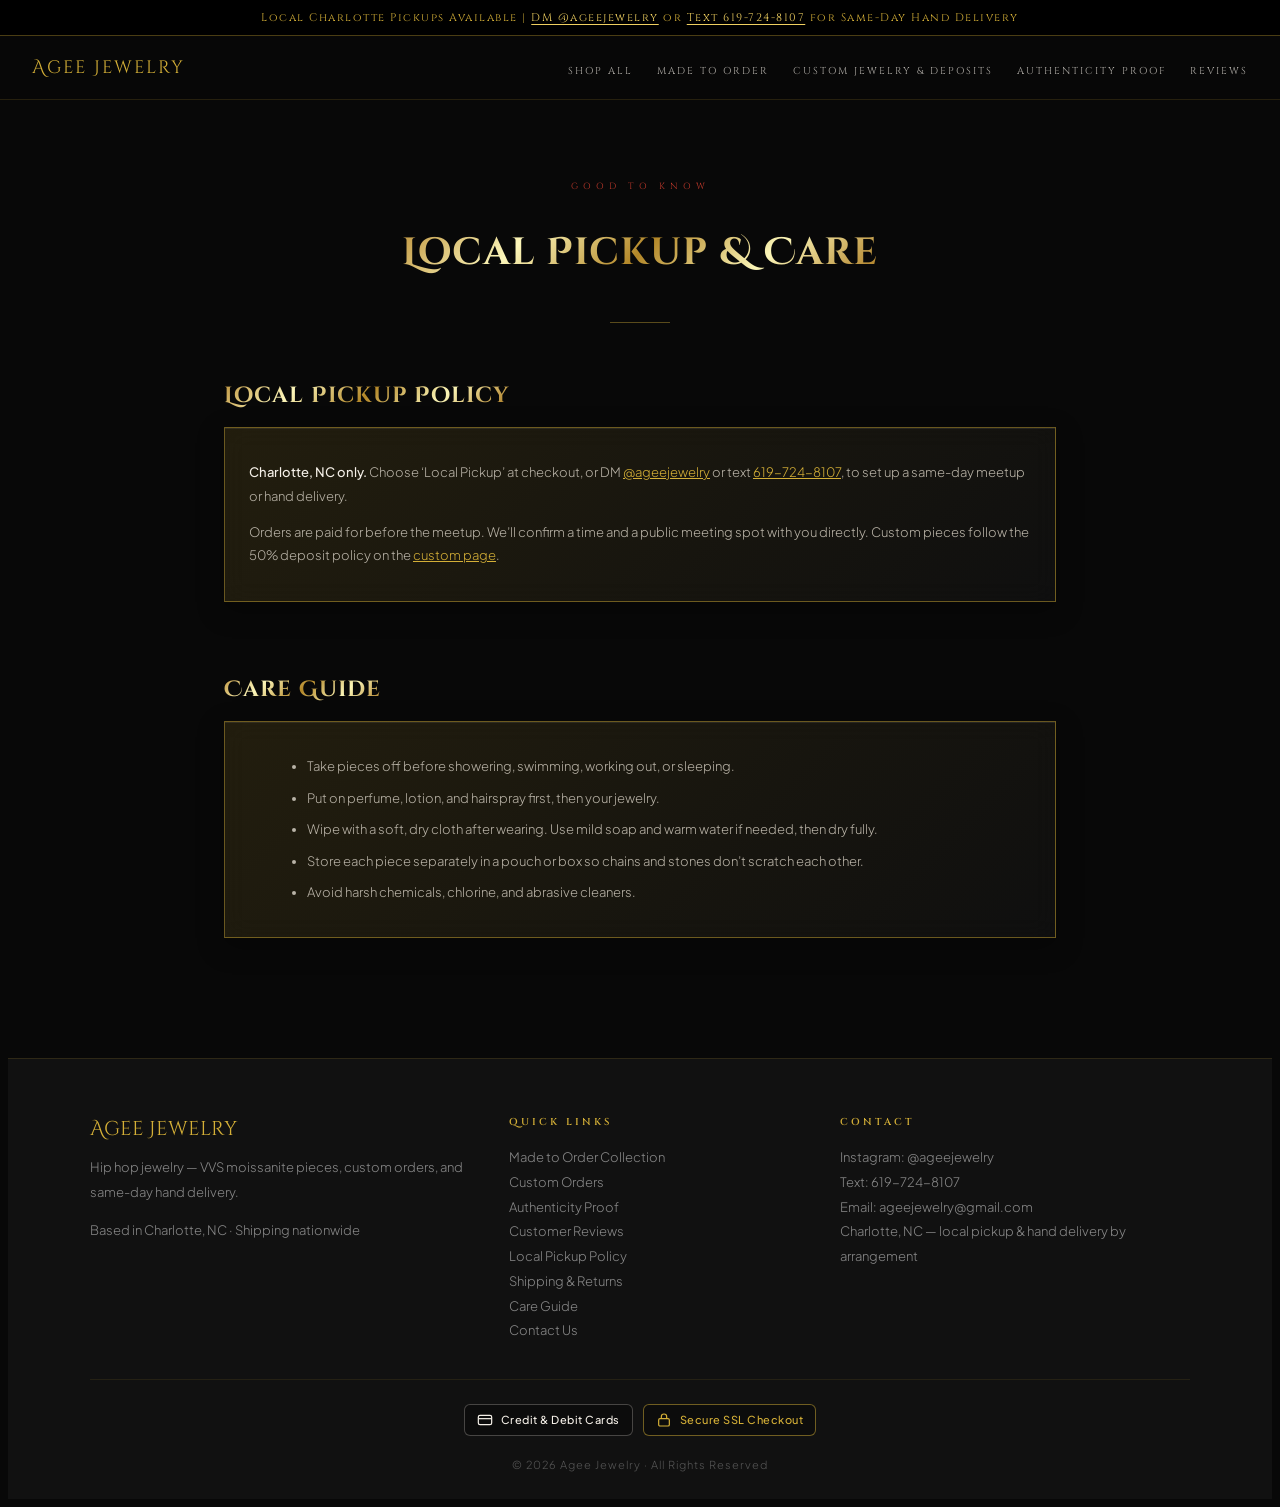
<file: policies/index.html>
<!DOCTYPE html>
<html lang="en">
<head>
<meta charset="UTF-8">
<meta name="viewport" content="width=device-width, initial-scale=1.0">
<title>Local Pickup & Care — Agee Jewelry</title>
<meta name="description" content="Local pickup policy for Charlotte, NC and jewelry care guide.">
<link href="https://fonts.googleapis.com/css2?family=Cinzel+Decorative:wght@400;700&family=Cinzel:wght@400;600;700&family=Space+Grotesk:wght@500;700&family=Plus+Jakarta+Sans:wght@300;400;500;600&display=swap" rel="stylesheet">
<link rel="stylesheet" href="/site.css">
</head>
<body>

<div class="announce" role="region" aria-label="Announcement">
  <span>Local Charlotte Pickups Available | <a href="https://www.instagram.com/ageejewelry/" target="_blank" rel="noopener">DM @ageejewelry</a> or <a href="sms:+16197248107">Text 619-724-8107</a> for Same-Day Hand Delivery</span>
</div>

<nav class="site-nav" aria-label="Main">
  <a href="/" class="nav-logo">Agee Jewelry</a>
  <ul class="nav-links">
    <li><a href="/#shop">Shop All</a></li>
    <li><a href="/collection/">Made to Order</a></li>
    <li><a href="/custom/">Custom Jewelry &amp; Deposits</a></li>
    <li><a href="/authenticity/">Authenticity Proof</a></li>
    <li><a href="/reviews/">Reviews</a></li>
  </ul>
</nav>

<main>
  <div class="section-header">
    <div class="section-eyebrow">Good to Know</div>
    <h1 class="section-title">Local Pickup &amp; Care</h1>
    <div class="section-divider"></div>
  </div>
  <div class="page-wrap">
    <section id="local-pickup" style="margin-bottom:56px;">
      <h2 class="section-title" style="font-size:22px;margin-bottom:18px;">Local Pickup Policy</h2>
      <div class="note-box">
        <p><strong>Charlotte, NC only.</strong> Choose &lsquo;Local Pickup&rsquo; at checkout, or DM <a href="https://www.instagram.com/ageejewelry/" target="_blank" rel="noopener" style="color:var(--gold)">@ageejewelry</a> or text <a href="sms:+16197248107" style="color:var(--gold)">619-724-8107</a>, to set up a same-day meetup or hand delivery.</p>
        <p style="margin-top:12px;">Orders are paid for before the meetup. We&rsquo;ll confirm a time and a public meeting spot with you directly. Custom pieces follow the 50% deposit policy on the <a href="/custom/" style="color:var(--gold)">custom page</a>.</p>
      </div>
    </section>

    <section id="care">
      <h2 class="section-title" style="font-size:22px;margin-bottom:18px;">Care Guide</h2>
      <div class="note-box">
        <ul style="margin-left:18px;display:grid;gap:8px;">
          <li>Take pieces off before showering, swimming, working out, or sleeping.</li>
          <li>Put on perfume, lotion, and hairspray first, then your jewelry.</li>
          <li>Wipe with a soft, dry cloth after wearing. Use mild soap and warm water if needed, then dry fully.</li>
          <li>Store each piece separately in a pouch or box so chains and stones don&rsquo;t scratch each other.</li>
          <li>Avoid harsh chemicals, chlorine, and abrasive cleaners.</li>
        </ul>
      </div>
    </section>
  </div>
</main>
<footer class="site-footer" id="contact">
  <div class="footer-grid">
    <div>
      <div class="footer-logo">Agee Jewelry</div>
      <p>Hip hop jewelry &mdash; VVS moissanite pieces, custom orders, and same-day hand delivery.</p>
      <p>Based in Charlotte, NC &middot; Shipping nationwide</p>
    </div>
    <div>
      <h3>Quick Links</h3>
      <ul>
        <li><a href="/collection/">Made to Order Collection</a></li>
        <li><a href="/custom/">Custom Orders</a></li>
        <li><a href="/authenticity/">Authenticity Proof</a></li>
        <li><a href="/reviews/">Customer Reviews</a></li>
        <li><a href="/policies/#local-pickup">Local Pickup Policy</a></li>
        <li><a href="/shipping/">Shipping &amp; Returns</a></li>
        <li><a href="/policies/#care">Care Guide</a></li>
        <li><a href="mailto:ageejewelry@gmail.com">Contact Us</a></li>
      </ul>
    </div>
    <div>
      <h3>Contact</h3>
      <ul>
        <li>Instagram: <a href="https://www.instagram.com/ageejewelry/" target="_blank" rel="noopener">@ageejewelry</a></li>
        <li>Text: <a href="sms:+16197248107">619-724-8107</a></li>
        <li>Email: <a href="mailto:ageejewelry@gmail.com">ageejewelry@gmail.com</a></li>
        <li>Charlotte, NC &mdash; local pickup &amp; hand delivery by arrangement</li>
      </ul>
    </div>
  </div>
  <div class="pay-row" aria-label="Accepted payments and security">
    <span class="pay-badge"><svg viewBox="0 0 24 24" fill="none" stroke="currentColor" stroke-width="1.8" aria-hidden="true"><rect x="2" y="5" width="20" height="14" rx="2.5"/><path d="M2 10h20"/></svg> Credit &amp; Debit Cards</span>
    <span class="pay-badge ssl"><svg viewBox="0 0 24 24" fill="none" stroke="currentColor" stroke-width="1.8" aria-hidden="true"><rect x="4" y="10" width="16" height="11" rx="2"/><path d="M8 10V7a4 4 0 0 1 8 0v3"/></svg> Secure SSL Checkout</span>
  </div>
  <div class="footer-copy">&copy; 2026 Agee Jewelry &middot; All Rights Reserved</div>
</footer>

<div class="mobile-action-bar">
  <a href="https://ig.me/m/ageejewelry" class="btn-ig" target="_blank" rel="noopener">DM</a>
  <a href="sms:+16197248107" class="btn-ig">Text Us</a>
  <a href="/custom/" class="btn-custom">Custom Order</a>
</div>
</body>
</html>
</file>
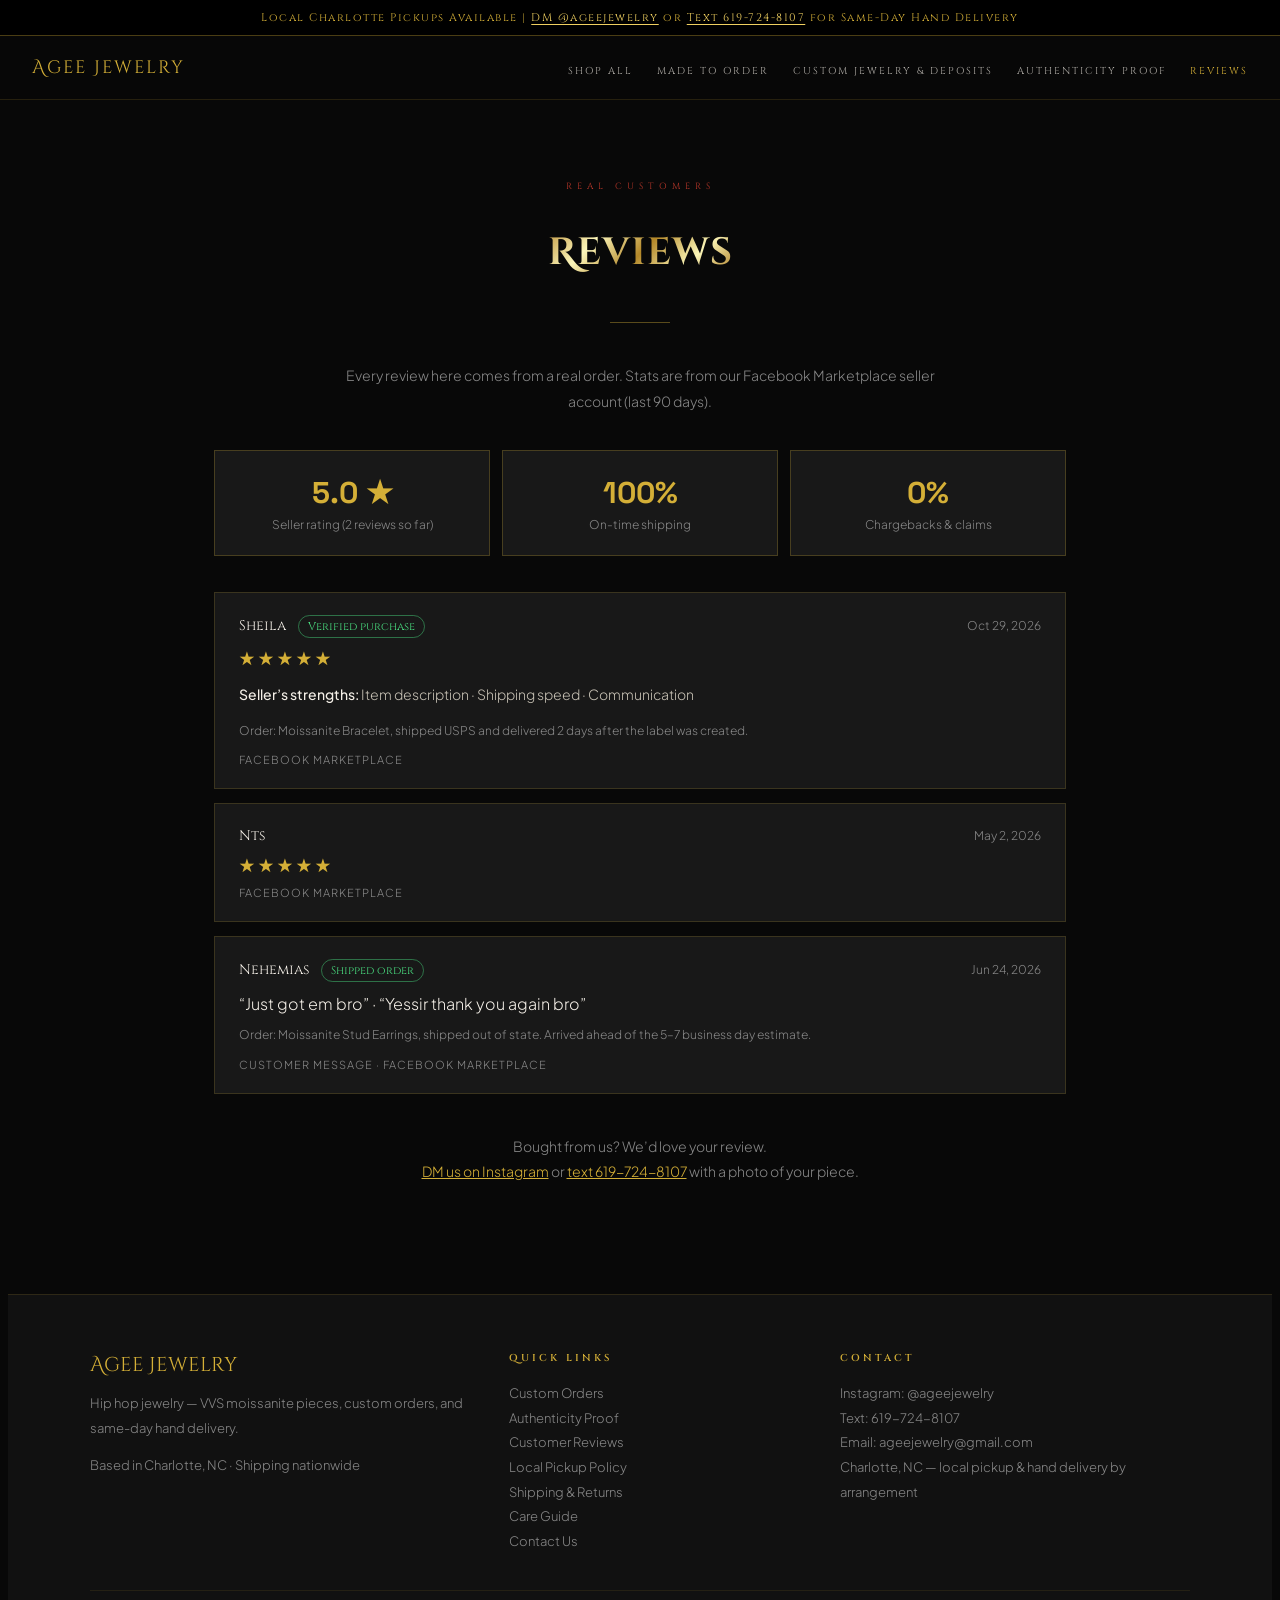
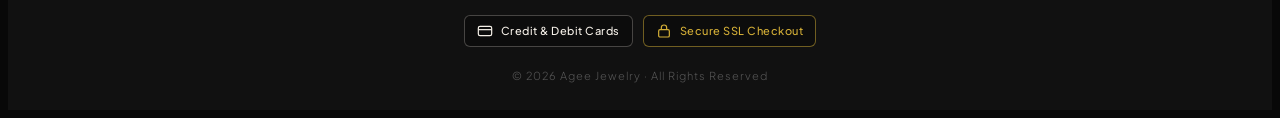
<file: reviews/index.html>
<!DOCTYPE html>
<html lang="en">
<head>
<meta charset="UTF-8">
<meta name="viewport" content="width=device-width, initial-scale=1.0">
<title>Customer Reviews — Agee Jewelry</title>
<meta name="description" content="Verified Agee Jewelry customer reviews: 5-star Facebook Marketplace seller rating, 100% on-time shipping and zero chargebacks.">
<link href="https://fonts.googleapis.com/css2?family=Cinzel+Decorative:wght@400;700&family=Cinzel:wght@400;600;700&family=Space+Grotesk:wght@500;700&family=Plus+Jakarta+Sans:wght@300;400;500;600&display=swap" rel="stylesheet">
<link rel="stylesheet" href="/site.css">
<style>
.rv-wrap { max-width: 900px; margin: 0 auto; padding: 0 24px 96px; }
.rv-stats { display: grid; grid-template-columns: repeat(3, 1fr); gap: 12px; margin: 8px 0 36px; }
.rv-stat { text-align: center; padding: 22px 12px; border: 1px solid rgba(212,175,55,0.25); background: var(--black-3); }
.rv-stat b { display: block; font-family: 'Space Grotesk', sans-serif; font-size: 30px; color: var(--gold); }
.rv-stat span { font-size: 12px; color: var(--gray); }
.rv-list { display: grid; gap: 14px; }
.rv { background: var(--black-3); border: 1px solid rgba(212,175,55,0.18); padding: 22px 24px; }
.rv-top { display: flex; flex-wrap: wrap; justify-content: space-between; gap: 8px; align-items: baseline; }
.rv-name { font-family: 'Cinzel', serif; font-size: 14px; color: var(--white); }
.rv-date { font-size: 12px; color: var(--gray); }
.rv-stars { color: var(--gold); font-size: 18px; letter-spacing: 3px; margin: 8px 0; }
.rv-tag { display: inline-block; font-size: 11px; color: #4ade80; border: 1px solid rgba(74,222,128,0.45); padding: 3px 9px; border-radius: 999px; margin-left: 8px; letter-spacing: 0; vertical-align: middle; }
.rv p { color: #c9c3b6; font-size: 14px; line-height: 1.7; }
.rv-src { font-size: 11px; color: var(--gray); margin-top: 10px; letter-spacing: 1px; text-transform: uppercase; }
.rv-cta { text-align: center; margin-top: 40px; color: var(--gray); font-size: 14px; line-height: 1.8; }
.rv-cta a { color: var(--gold); }
@media (max-width: 700px) { .rv-stats { grid-template-columns: 1fr; } .rv-wrap { padding: 0 16px 120px; } }
</style>
</head>
<body>

<div class="announce" role="region" aria-label="Announcement">
  <span>Local Charlotte Pickups Available | <a href="https://www.instagram.com/ageejewelry/" target="_blank" rel="noopener">DM @ageejewelry</a> or <a href="sms:+16197248107">Text 619-724-8107</a> for Same-Day Hand Delivery</span>
</div>

<nav class="site-nav" aria-label="Main">
  <a href="/" class="nav-logo">Agee Jewelry</a>
  <ul class="nav-links">
    <li><a href="/#shop">Shop All</a></li>
    <li><a href="/collection/">Made to Order</a></li>
    <li><a href="/custom/">Custom Jewelry &amp; Deposits</a></li>
    <li><a href="/authenticity/">Authenticity Proof</a></li>
    <li><a href="/reviews/" class="is-active">Reviews</a></li>
  </ul>
</nav>

<main>
  <div class="section-header">
    <div class="section-eyebrow">Real Customers</div>
    <h1 class="section-title">Reviews</h1>
    <div class="section-divider"></div>
  </div>
  <div class="rv-wrap">
    <p class="page-lede">Every review here comes from a real order. Stats are from our Facebook Marketplace seller account (last 90 days).</p>
    <div class="rv-stats">
      <div class="rv-stat"><b>5.0 &#9733;</b><span>Seller rating (2 reviews so far)</span></div>
      <div class="rv-stat"><b>100%</b><span>On-time shipping</span></div>
      <div class="rv-stat"><b>0%</b><span>Chargebacks &amp; claims</span></div>
    </div>
    <div class="rv-list">
      <article class="rv">
        <div class="rv-top"><div class="rv-name">Sheila <span class="rv-tag">Verified purchase</span></div><div class="rv-date">Oct 29, 2026</div></div>
        <div class="rv-stars" aria-label="5 out of 5 stars">&#9733;&#9733;&#9733;&#9733;&#9733;</div>
        <p><b style="color:var(--white);font-weight:500">Seller&rsquo;s strengths:</b> Item description &middot; Shipping speed &middot; Communication</p>
        <p style="font-size:12px;color:var(--gray);margin-top:6px">Order: Moissanite Bracelet, shipped USPS and delivered 2 days after the label was created.</p>
        <div class="rv-src">Facebook Marketplace</div>
      </article>
      <article class="rv">
        <div class="rv-top"><div class="rv-name">Nts</div><div class="rv-date">May 2, 2026</div></div>
        <div class="rv-stars" aria-label="5 out of 5 stars">&#9733;&#9733;&#9733;&#9733;&#9733;</div>
        <div class="rv-src">Facebook Marketplace</div>
      </article>
      <article class="rv">
        <div class="rv-top"><div class="rv-name">Nehemias <span class="rv-tag">Shipped order</span></div><div class="rv-date">Jun 24, 2026</div></div>
        <p style="font-size:16px;color:var(--white);margin:8px 0">&ldquo;Just got em bro&rdquo; &middot; &ldquo;Yessir thank you again bro&rdquo;</p>
        <p style="font-size:12px;color:var(--gray);margin-top:6px">Order: Moissanite Stud Earrings, shipped out of state. Arrived ahead of the 5&ndash;7 business day estimate.</p>
        <div class="rv-src">Customer message &middot; Facebook Marketplace</div>
      </article>
    </div>
    <p class="rv-cta">Bought from us? We&rsquo;d love your review.<br><a href="https://ig.me/m/ageejewelry" target="_blank" rel="noopener">DM us on Instagram</a> or <a href="sms:+16197248107">text 619-724-8107</a> with a photo of your piece.</p>
  </div>
</main>

<footer class="site-footer" id="contact">
  <div class="footer-grid">
    <div>
      <div class="footer-logo">Agee Jewelry</div>
      <p>Hip hop jewelry &mdash; VVS moissanite pieces, custom orders, and same-day hand delivery.</p>
      <p>Based in Charlotte, NC &middot; Shipping nationwide</p>
    </div>
    <div>
      <h3>Quick Links</h3>
      <ul>
        <li><a href="/custom/">Custom Orders</a></li>
        <li><a href="/authenticity/">Authenticity Proof</a></li>
        <li><a href="/reviews/">Customer Reviews</a></li>
        <li><a href="/policies/#local-pickup">Local Pickup Policy</a></li>
        <li><a href="/shipping/">Shipping &amp; Returns</a></li>
        <li><a href="/policies/#care">Care Guide</a></li>
        <li><a href="mailto:ageejewelry@gmail.com">Contact Us</a></li>
      </ul>
    </div>
    <div>
      <h3>Contact</h3>
      <ul>
        <li>Instagram: <a href="https://www.instagram.com/ageejewelry/" target="_blank" rel="noopener">@ageejewelry</a></li>
        <li>Text: <a href="sms:+16197248107">619-724-8107</a></li>
        <li>Email: <a href="mailto:ageejewelry@gmail.com">ageejewelry@gmail.com</a></li>
        <li>Charlotte, NC &mdash; local pickup &amp; hand delivery by arrangement</li>
      </ul>
    </div>
  </div>
  <div class="pay-row" aria-label="Accepted payments and security">
    <span class="pay-badge"><svg viewBox="0 0 24 24" fill="none" stroke="currentColor" stroke-width="1.8" aria-hidden="true"><rect x="2" y="5" width="20" height="14" rx="2.5"/><path d="M2 10h20"/></svg> Credit &amp; Debit Cards</span>
    <span class="pay-badge ssl"><svg viewBox="0 0 24 24" fill="none" stroke="currentColor" stroke-width="1.8" aria-hidden="true"><rect x="4" y="10" width="16" height="11" rx="2"/><path d="M8 10V7a4 4 0 0 1 8 0v3"/></svg> Secure SSL Checkout</span>
  </div>
  <div class="footer-copy">&copy; 2026 Agee Jewelry &middot; All Rights Reserved</div>
</footer>

<div class="mobile-action-bar">
  <a href="https://ig.me/m/ageejewelry" class="btn-ig" target="_blank" rel="noopener">DM</a>
  <a href="sms:+16197248107" class="btn-ig">Text Us</a>
  <a href="/custom/" class="btn-custom">Custom Order</a>
</div>
</body>
</html>
</file>
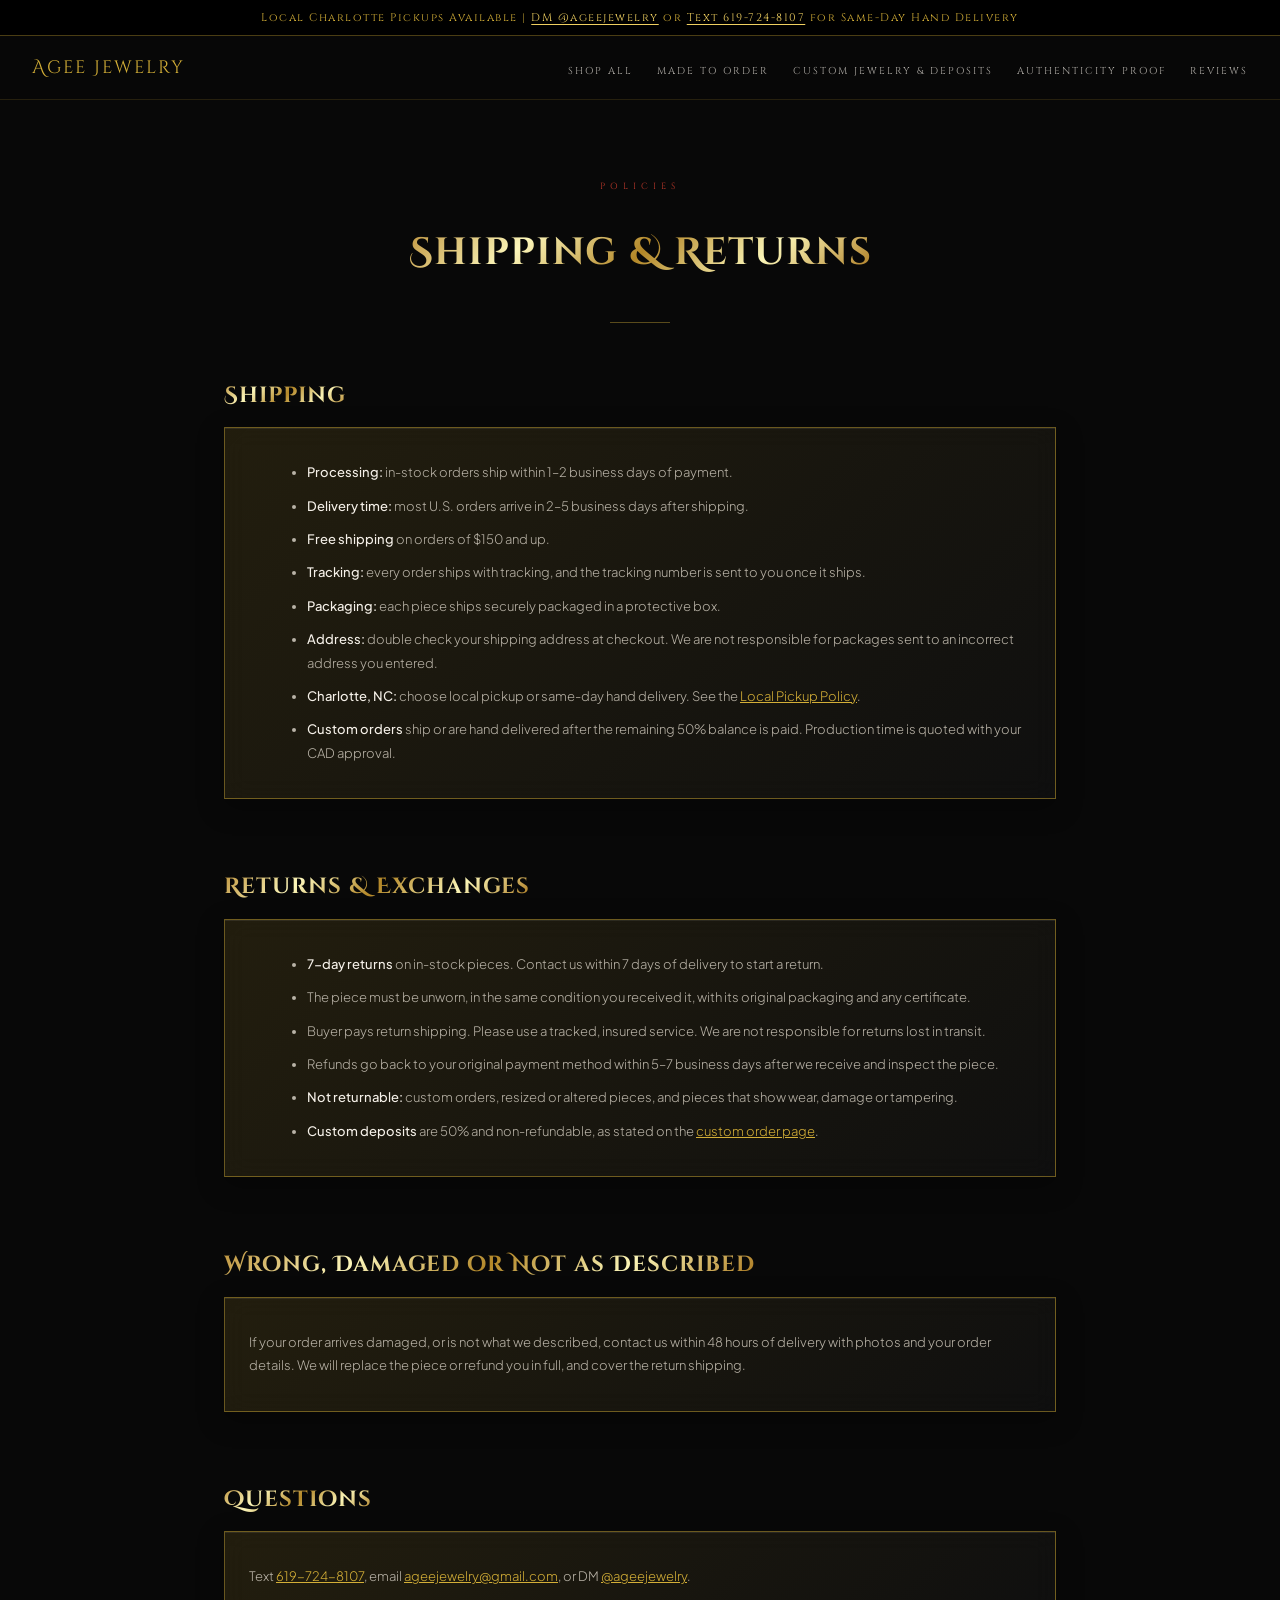
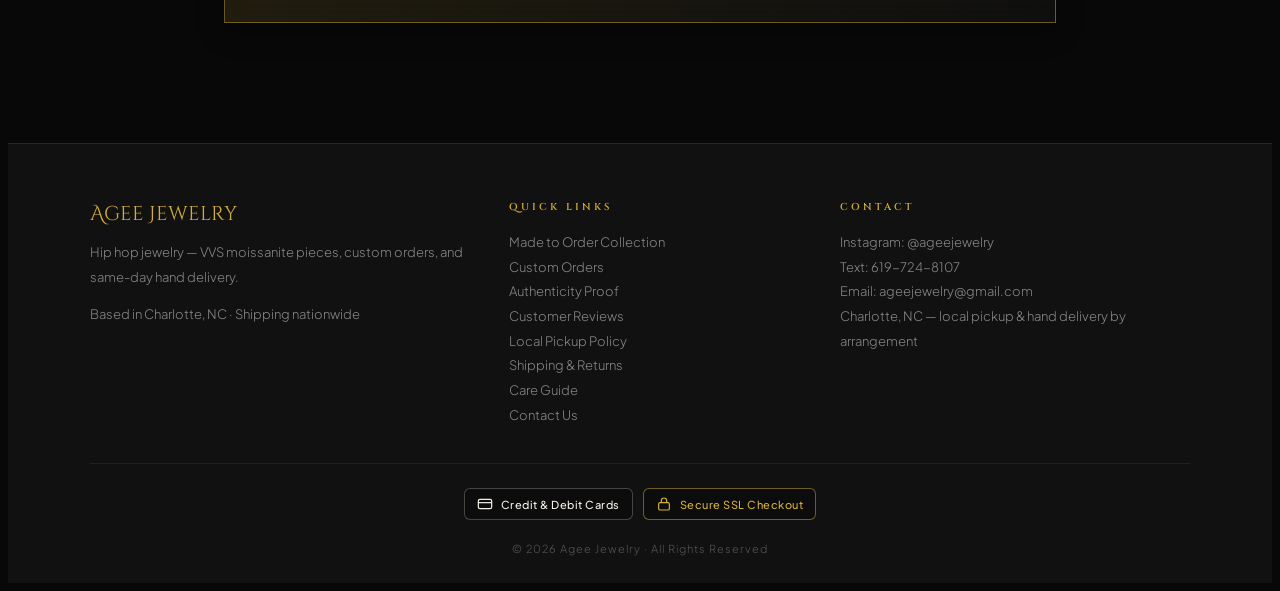
<file: shipping/index.html>
<!DOCTYPE html>
<html lang="en">
<head>
<meta charset="UTF-8">
<meta name="viewport" content="width=device-width, initial-scale=1.0">
<title>Shipping &amp; Returns | Agee Jewelry</title>
<meta name="description" content="Agee Jewelry shipping times, free shipping threshold, 7-day returns, and custom order terms.">
<link href="https://fonts.googleapis.com/css2?family=Cinzel+Decorative:wght@400;700&family=Cinzel:wght@400;600;700&family=Space+Grotesk:wght@500;700&family=Plus+Jakarta+Sans:wght@300;400;500;600&display=swap" rel="stylesheet">
<link rel="stylesheet" href="/site.css">
</head>
<body>

<div class="announce" role="region" aria-label="Announcement">
  <span>Local Charlotte Pickups Available | <a href="https://www.instagram.com/ageejewelry/" target="_blank" rel="noopener">DM @ageejewelry</a> or <a href="sms:+16197248107">Text 619-724-8107</a> for Same-Day Hand Delivery</span>
</div>

<nav class="site-nav" aria-label="Main">
  <a href="/" class="nav-logo">Agee Jewelry</a>
  <ul class="nav-links">
    <li><a href="/#shop">Shop All</a></li>
    <li><a href="/collection/">Made to Order</a></li>
    <li><a href="/custom/">Custom Jewelry &amp; Deposits</a></li>
    <li><a href="/authenticity/">Authenticity Proof</a></li>
    <li><a href="/reviews/">Reviews</a></li>
  </ul>
</nav>

<main>
  <div class="section-header">
    <div class="section-eyebrow">Policies</div>
    <h1 class="section-title">Shipping &amp; Returns</h1>
    <div class="section-divider"></div>
  </div>
  <div class="page-wrap">

    <section id="shipping" style="margin-bottom:56px;">
      <h2 class="section-title" style="font-size:22px;margin-bottom:18px;">Shipping</h2>
      <div class="note-box">
        <ul style="margin-left:18px;display:grid;gap:10px;">
          <li><strong>Processing:</strong> in-stock orders ship within 1&ndash;2 business days of payment.</li>
          <li><strong>Delivery time:</strong> most U.S. orders arrive in 2&ndash;5 business days after shipping.</li>
          <li><strong>Free shipping</strong> on orders of $150 and up.</li>
          <li><strong>Tracking:</strong> every order ships with tracking, and the tracking number is sent to you once it ships.</li>
          <li><strong>Packaging:</strong> each piece ships securely packaged in a protective box.</li>
          <li><strong>Address:</strong> double check your shipping address at checkout. We are not responsible for packages sent to an incorrect address you entered.</li>
          <li><strong>Charlotte, NC:</strong> choose local pickup or same-day hand delivery. See the <a href="/policies/#local-pickup" style="color:var(--gold)">Local Pickup Policy</a>.</li>
          <li><strong>Custom orders</strong> ship or are hand delivered after the remaining 50% balance is paid. Production time is quoted with your CAD approval.</li>
        </ul>
      </div>
    </section>

    <section id="returns" style="margin-bottom:56px;">
      <h2 class="section-title" style="font-size:22px;margin-bottom:18px;">Returns &amp; Exchanges</h2>
      <div class="note-box">
        <ul style="margin-left:18px;display:grid;gap:10px;">
          <li><strong>7-day returns</strong> on in-stock pieces. Contact us within 7 days of delivery to start a return.</li>
          <li>The piece must be unworn, in the same condition you received it, with its original packaging and any certificate.</li>
          <li>Buyer pays return shipping. Please use a tracked, insured service. We are not responsible for returns lost in transit.</li>
          <li>Refunds go back to your original payment method within 5&ndash;7 business days after we receive and inspect the piece.</li>
          <li><strong>Not returnable:</strong> custom orders, resized or altered pieces, and pieces that show wear, damage or tampering.</li>
          <li><strong>Custom deposits</strong> are 50% and non-refundable, as stated on the <a href="/custom/" style="color:var(--gold)">custom order page</a>.</li>
        </ul>
      </div>
    </section>

    <section id="problems" style="margin-bottom:56px;">
      <h2 class="section-title" style="font-size:22px;margin-bottom:18px;">Wrong, Damaged or Not as Described</h2>
      <div class="note-box">
        <p>If your order arrives damaged, or is not what we described, contact us within 48 hours of delivery with photos and your order details. We will replace the piece or refund you in full, and cover the return shipping.</p>
      </div>
    </section>

    <section id="contact-us">
      <h2 class="section-title" style="font-size:22px;margin-bottom:18px;">Questions</h2>
      <div class="note-box">
        <p>Text <a href="sms:+16197248107" style="color:var(--gold)">619-724-8107</a>, email <a href="mailto:ageejewelry@gmail.com" style="color:var(--gold)">ageejewelry@gmail.com</a>, or DM <a href="https://www.instagram.com/ageejewelry/" target="_blank" rel="noopener" style="color:var(--gold)">@ageejewelry</a>.</p>
      </div>
    </section>

  </div>
</main>
<footer class="site-footer" id="contact">
  <div class="footer-grid">
    <div>
      <div class="footer-logo">Agee Jewelry</div>
      <p>Hip hop jewelry &mdash; VVS moissanite pieces, custom orders, and same-day hand delivery.</p>
      <p>Based in Charlotte, NC &middot; Shipping nationwide</p>
    </div>
    <div>
      <h3>Quick Links</h3>
      <ul>
        <li><a href="/collection/">Made to Order Collection</a></li>
        <li><a href="/custom/">Custom Orders</a></li>
        <li><a href="/authenticity/">Authenticity Proof</a></li>
        <li><a href="/reviews/">Customer Reviews</a></li>
        <li><a href="/policies/#local-pickup">Local Pickup Policy</a></li>
        <li><a href="/shipping/">Shipping &amp; Returns</a></li>
        <li><a href="/policies/#care">Care Guide</a></li>
        <li><a href="mailto:ageejewelry@gmail.com">Contact Us</a></li>
      </ul>
    </div>
    <div>
      <h3>Contact</h3>
      <ul>
        <li>Instagram: <a href="https://www.instagram.com/ageejewelry/" target="_blank" rel="noopener">@ageejewelry</a></li>
        <li>Text: <a href="sms:+16197248107">619-724-8107</a></li>
        <li>Email: <a href="mailto:ageejewelry@gmail.com">ageejewelry@gmail.com</a></li>
        <li>Charlotte, NC &mdash; local pickup &amp; hand delivery by arrangement</li>
      </ul>
    </div>
  </div>
  <div class="pay-row" aria-label="Accepted payments and security">
    <span class="pay-badge"><svg viewBox="0 0 24 24" fill="none" stroke="currentColor" stroke-width="1.8" aria-hidden="true"><rect x="2" y="5" width="20" height="14" rx="2.5"/><path d="M2 10h20"/></svg> Credit &amp; Debit Cards</span>
    <span class="pay-badge ssl"><svg viewBox="0 0 24 24" fill="none" stroke="currentColor" stroke-width="1.8" aria-hidden="true"><rect x="4" y="10" width="16" height="11" rx="2"/><path d="M8 10V7a4 4 0 0 1 8 0v3"/></svg> Secure SSL Checkout</span>
  </div>
  <div class="footer-copy">&copy; 2026 Agee Jewelry &middot; All Rights Reserved</div>
</footer>

<div class="mobile-action-bar">
  <a href="https://ig.me/m/ageejewelry" class="btn-ig" target="_blank" rel="noopener">DM</a>
  <a href="sms:+16197248107" class="btn-ig">Text Us</a>
  <a href="/custom/" class="btn-custom">Custom Order</a>
</div>
</body>
</html>
</file>
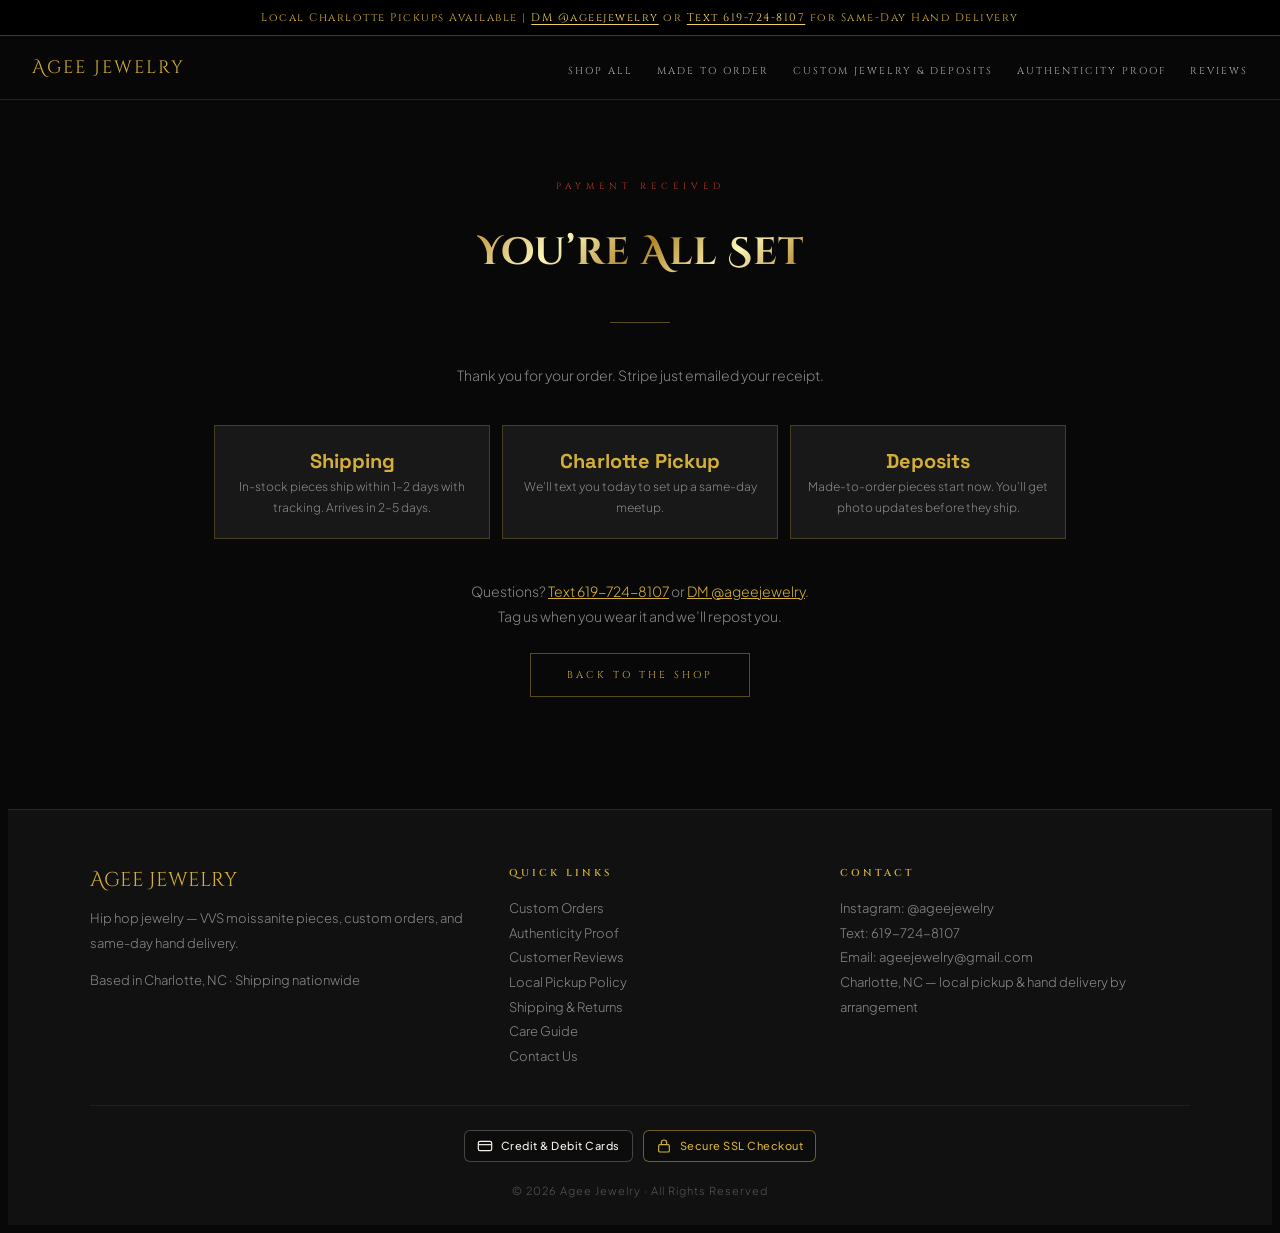
<file: thank-you/index.html>
<!DOCTYPE html>
<html lang="en">
<head>
<meta charset="UTF-8">
<meta name="viewport" content="width=device-width, initial-scale=1.0">
<title>Order Confirmed — Agee Jewelry</title>
<meta name="robots" content="noindex">
<meta name="description" content="Your Agee Jewelry order is confirmed.">
<link href="https://fonts.googleapis.com/css2?family=Cinzel+Decorative:wght@400;700&family=Cinzel:wght@400;600;700&family=Space+Grotesk:wght@500;700&family=Plus+Jakarta+Sans:wght@300;400;500;600&display=swap" rel="stylesheet">
<link rel="stylesheet" href="/site.css">
<style>
.rv-wrap { max-width: 900px; margin: 0 auto; padding: 0 24px 96px; }
.rv-stats { display: grid; grid-template-columns: repeat(3, 1fr); gap: 12px; margin: 8px 0 36px; }
.rv-stat { text-align: center; padding: 22px 12px; border: 1px solid rgba(212,175,55,0.25); background: var(--black-3); }
.rv-stat b { display: block; font-family: 'Space Grotesk', sans-serif; font-size: 30px; color: var(--gold); }
.rv-stat span { font-size: 12px; color: var(--gray); }
.rv-list { display: grid; gap: 14px; }
.rv { background: var(--black-3); border: 1px solid rgba(212,175,55,0.18); padding: 22px 24px; }
.rv-top { display: flex; flex-wrap: wrap; justify-content: space-between; gap: 8px; align-items: baseline; }
.rv-name { font-family: 'Cinzel', serif; font-size: 14px; color: var(--white); }
.rv-date { font-size: 12px; color: var(--gray); }
.rv-stars { color: var(--gold); font-size: 18px; letter-spacing: 3px; margin: 8px 0; }
.rv-tag { display: inline-block; font-size: 11px; color: #4ade80; border: 1px solid rgba(74,222,128,0.45); padding: 3px 9px; border-radius: 999px; margin-left: 8px; letter-spacing: 0; vertical-align: middle; }
.rv p { color: #c9c3b6; font-size: 14px; line-height: 1.7; }
.rv-src { font-size: 11px; color: var(--gray); margin-top: 10px; letter-spacing: 1px; text-transform: uppercase; }
.rv-cta { text-align: center; margin-top: 40px; color: var(--gray); font-size: 14px; line-height: 1.8; }
.rv-cta a { color: var(--gold); }
@media (max-width: 700px) { .rv-stats { grid-template-columns: 1fr; } .rv-wrap { padding: 0 16px 120px; } }
</style>
</head>
<body>

<div class="announce" role="region" aria-label="Announcement">
  <span>Local Charlotte Pickups Available | <a href="https://www.instagram.com/ageejewelry/" target="_blank" rel="noopener">DM @ageejewelry</a> or <a href="sms:+16197248107">Text 619-724-8107</a> for Same-Day Hand Delivery</span>
</div>

<nav class="site-nav" aria-label="Main">
  <a href="/" class="nav-logo">Agee Jewelry</a>
  <ul class="nav-links">
    <li><a href="/#shop">Shop All</a></li>
    <li><a href="/collection/">Made to Order</a></li>
    <li><a href="/custom/">Custom Jewelry &amp; Deposits</a></li>
    <li><a href="/authenticity/">Authenticity Proof</a></li>
    <li><a href="/reviews/">Reviews</a></li>
  </ul>
</nav>

<main>
  <div class="section-header">
    <div class="section-eyebrow">Payment Received</div>
    <h1 class="section-title">You&rsquo;re All Set</h1>
    <div class="section-divider"></div>
  </div>
  <div class="rv-wrap" style="text-align:center">
    <p class="page-lede">Thank you for your order. Stripe just emailed your receipt.</p>
    <div class="rv-stats" style="text-align:left">
      <div class="rv-stat"><b style="font-size:20px">Shipping</b><span>In-stock pieces ship within 1&ndash;2 days with tracking. Arrives in 2&ndash;5 days.</span></div>
      <div class="rv-stat"><b style="font-size:20px">Charlotte Pickup</b><span>We&rsquo;ll text you today to set up a same-day meetup.</span></div>
      <div class="rv-stat"><b style="font-size:20px">Deposits</b><span>Made-to-order pieces start now. You&rsquo;ll get photo updates before they ship.</span></div>
    </div>
    <p class="rv-cta">Questions? <a href="sms:+16197248107">Text 619-724-8107</a> or <a href="https://ig.me/m/ageejewelry" target="_blank" rel="noopener">DM @ageejewelry</a>.<br>Tag us when you wear it and we&rsquo;ll repost you.</p>
    <p style="margin-top:24px"><a class="btn-ghost" href="/">Back to the Shop</a></p>
  </div>
</main>

<footer class="site-footer" id="contact">
  <div class="footer-grid">
    <div>
      <div class="footer-logo">Agee Jewelry</div>
      <p>Hip hop jewelry &mdash; VVS moissanite pieces, custom orders, and same-day hand delivery.</p>
      <p>Based in Charlotte, NC &middot; Shipping nationwide</p>
    </div>
    <div>
      <h3>Quick Links</h3>
      <ul>
        <li><a href="/custom/">Custom Orders</a></li>
        <li><a href="/authenticity/">Authenticity Proof</a></li>
        <li><a href="/reviews/">Customer Reviews</a></li>
        <li><a href="/policies/#local-pickup">Local Pickup Policy</a></li>
        <li><a href="/shipping/">Shipping &amp; Returns</a></li>
        <li><a href="/policies/#care">Care Guide</a></li>
        <li><a href="mailto:ageejewelry@gmail.com">Contact Us</a></li>
      </ul>
    </div>
    <div>
      <h3>Contact</h3>
      <ul>
        <li>Instagram: <a href="https://www.instagram.com/ageejewelry/" target="_blank" rel="noopener">@ageejewelry</a></li>
        <li>Text: <a href="sms:+16197248107">619-724-8107</a></li>
        <li>Email: <a href="mailto:ageejewelry@gmail.com">ageejewelry@gmail.com</a></li>
        <li>Charlotte, NC &mdash; local pickup &amp; hand delivery by arrangement</li>
      </ul>
    </div>
  </div>
  <div class="pay-row" aria-label="Accepted payments and security">
    <span class="pay-badge"><svg viewBox="0 0 24 24" fill="none" stroke="currentColor" stroke-width="1.8" aria-hidden="true"><rect x="2" y="5" width="20" height="14" rx="2.5"/><path d="M2 10h20"/></svg> Credit &amp; Debit Cards</span>
    <span class="pay-badge ssl"><svg viewBox="0 0 24 24" fill="none" stroke="currentColor" stroke-width="1.8" aria-hidden="true"><rect x="4" y="10" width="16" height="11" rx="2"/><path d="M8 10V7a4 4 0 0 1 8 0v3"/></svg> Secure SSL Checkout</span>
  </div>
  <div class="footer-copy">&copy; 2026 Agee Jewelry &middot; All Rights Reserved</div>
</footer>

<div class="mobile-action-bar">
  <a href="https://ig.me/m/ageejewelry" class="btn-ig" target="_blank" rel="noopener">DM</a>
  <a href="sms:+16197248107" class="btn-ig">Text Us</a>
  <a href="/custom/" class="btn-custom">Custom Order</a>
</div>
</body>
</html>
</file>
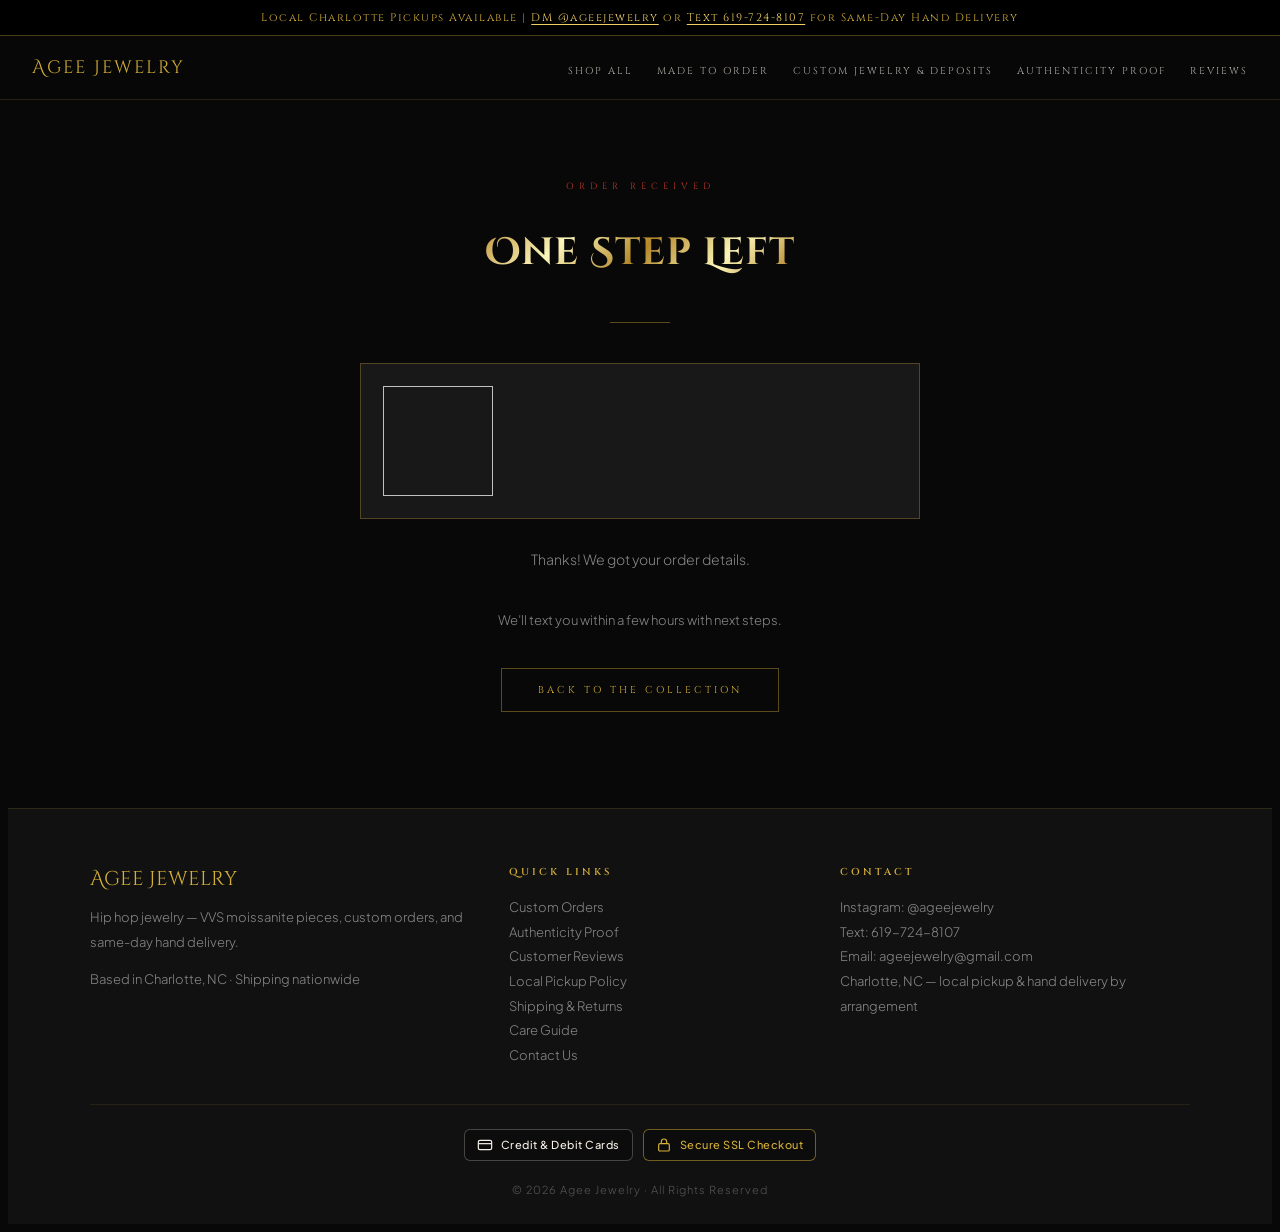
<file: collection/thanks/index.html>
<!DOCTYPE html>
<html lang="en">
<head>
<meta charset="UTF-8">
<meta name="viewport" content="width=device-width, initial-scale=1.0">
<title>Order Received — Agee Jewelry</title>
<meta name="robots" content="noindex">
<meta name="description" content="90+ made-to-order iced rings, pendants, bracelets and chains. 50% deposit starts your order. Free tracked shipping or Charlotte pickup.">
<link href="https://fonts.googleapis.com/css2?family=Cinzel+Decorative:wght@400;700&family=Cinzel:wght@400;600;700&family=Space+Grotesk:wght@500;700&family=Plus+Jakarta+Sans:wght@300;400;500;600&display=swap" rel="stylesheet">
<link rel="stylesheet" href="/site.css">
<link rel="stylesheet" href="/collection/collection.css">
</head>
<body>

<div class="announce" role="region" aria-label="Announcement">
  <span>Local Charlotte Pickups Available | <a href="https://www.instagram.com/ageejewelry/" target="_blank" rel="noopener">DM @ageejewelry</a> or <a href="sms:+16197248107">Text 619-724-8107</a> for Same-Day Hand Delivery</span>
</div>

<nav class="site-nav" aria-label="Main">
  <a href="/" class="nav-logo">Agee Jewelry</a>
  <ul class="nav-links">
    <li><a href="/#shop">Shop All</a></li>
    <li><a href="/collection/" >Made to Order</a></li>
    <li><a href="/custom/">Custom Jewelry &amp; Deposits</a></li>
    <li><a href="/authenticity/">Authenticity Proof</a></li>
    <li><a href="/reviews/">Reviews</a></li>
  </ul>
</nav>

<main>
  <div class="section-header">
    <div class="section-eyebrow">Order Received</div>
    <h1 class="section-title" id="t-title">One Step Left</h1>
    <div class="section-divider"></div>
  </div>
  <div class="page-wrap" style="text-align:center">
    <div class="mto-summary" id="t-sum" hidden>
      <img id="t-img" alt="">
      <div><div class="nm" id="t-name"></div><div class="meta" id="t-meta"></div><div class="pr" id="t-price"></div></div>
    </div>
    <p class="page-lede" id="t-msg">Thanks! We got your order details.</p>
    <p id="t-pay" hidden><a class="btn-gold" id="t-btn" href="#" target="_blank" rel="noopener">Pay Deposit</a></p>
    <p class="page-lede" id="t-note" style="font-size:13px"></p>
    <p style="margin-top:28px"><a class="btn-ghost" href="/collection/">Back to the Collection</a></p>
  </div>
</main>

<footer class="site-footer" id="contact">
  <div class="footer-grid">
    <div>
      <div class="footer-logo">Agee Jewelry</div>
      <p>Hip hop jewelry &mdash; VVS moissanite pieces, custom orders, and same-day hand delivery.</p>
      <p>Based in Charlotte, NC &middot; Shipping nationwide</p>
    </div>
    <div>
      <h3>Quick Links</h3>
      <ul>
        <li><a href="/custom/">Custom Orders</a></li>
        <li><a href="/authenticity/">Authenticity Proof</a></li>
        <li><a href="/reviews/">Customer Reviews</a></li>
        <li><a href="/policies/#local-pickup">Local Pickup Policy</a></li>
        <li><a href="/shipping/">Shipping &amp; Returns</a></li>
        <li><a href="/policies/#care">Care Guide</a></li>
        <li><a href="mailto:ageejewelry@gmail.com">Contact Us</a></li>
      </ul>
    </div>
    <div>
      <h3>Contact</h3>
      <ul>
        <li>Instagram: <a href="https://www.instagram.com/ageejewelry/" target="_blank" rel="noopener">@ageejewelry</a></li>
        <li>Text: <a href="sms:+16197248107">619-724-8107</a></li>
        <li>Email: <a href="mailto:ageejewelry@gmail.com">ageejewelry@gmail.com</a></li>
        <li>Charlotte, NC &mdash; local pickup &amp; hand delivery by arrangement</li>
      </ul>
    </div>
  </div>
  <div class="pay-row" aria-label="Accepted payments and security">
    <span class="pay-badge"><svg viewBox="0 0 24 24" fill="none" stroke="currentColor" stroke-width="1.8" aria-hidden="true"><rect x="2" y="5" width="20" height="14" rx="2.5"/><path d="M2 10h20"/></svg> Credit &amp; Debit Cards</span>
    <span class="pay-badge ssl"><svg viewBox="0 0 24 24" fill="none" stroke="currentColor" stroke-width="1.8" aria-hidden="true"><rect x="4" y="10" width="16" height="11" rx="2"/><path d="M8 10V7a4 4 0 0 1 8 0v3"/></svg> Secure SSL Checkout</span>
  </div>
  <div class="footer-copy">&copy; 2026 Agee Jewelry &middot; All Rights Reserved</div>
</footer>

<div class="mobile-action-bar">
  <a href="https://ig.me/m/ageejewelry" class="btn-ig" target="_blank" rel="noopener">DM</a>
  <a href="sms:+16197248107" class="btn-ig">Text Us</a>
  <a href="/custom/" class="btn-custom">Custom Order</a>
</div>
<script src="/collection/catalog.js"></script>
<script>
(function () {
  var A = window.AGEE || {}, d = null;
  try { d = JSON.parse(sessionStorage.getItem('agee_mto') || 'null'); } catch (e) {}
  var $ = function (id) { return document.getElementById(id); };
  var wait = A.WAIT || 'Ships 2\u20133 weeks after deposit';
  if (!d) { $('t-note').textContent = 'We\u2019ll text you within a few hours with next steps.'; return; }
  $('t-sum').hidden = false; $('t-img').src = d.img; $('t-name').textContent = d.item;
  $('t-meta').textContent = d.code + ' \u00b7 ' + d.finish + ' \u00b7 ' + d.size;
  if (d.price === 'quote') {
    $('t-title').textContent = 'Quote Requested';
    $('t-price').textContent = 'Price on request';
    $('t-msg').textContent = 'We\u2019ll text you a price within 24 hours. Once you approve it, a 50% deposit starts your order.';
    return;
  }
  $('t-price').textContent = '$' + d.price + ' total \u00b7 $' + d.deposit + ' deposit';
  if (A.DEPOSIT_LINK) {
    var url = A.DEPOSIT_LINK + (A.DEPOSIT_LINK.indexOf('?') < 0 ? '?' : '&') + 'prefilled_email=' + encodeURIComponent(d.email || '');
    $('t-btn').href = url; $('t-btn').textContent = 'Pay $' + d.deposit + ' Deposit'; $('t-pay').hidden = false;
    $('t-msg').textContent = 'Pay your deposit to lock in your order. Enter $' + d.deposit + ' as the amount on the secure checkout page.';
    $('t-note').textContent = wait + '. The balance of $' + (d.price - d.deposit) + ' is due before it ships or is handed off.';
  } else {
    $('t-msg').textContent = 'We\u2019ll text you a secure link for your $' + d.deposit + ' deposit within a few hours. Your order starts as soon as it\u2019s paid.';
    $('t-note').textContent = wait + '. The balance of $' + (d.price - d.deposit) + ' is due before it ships or is handed off.';
  }
})();
</script>
</body>
</html>
</file>
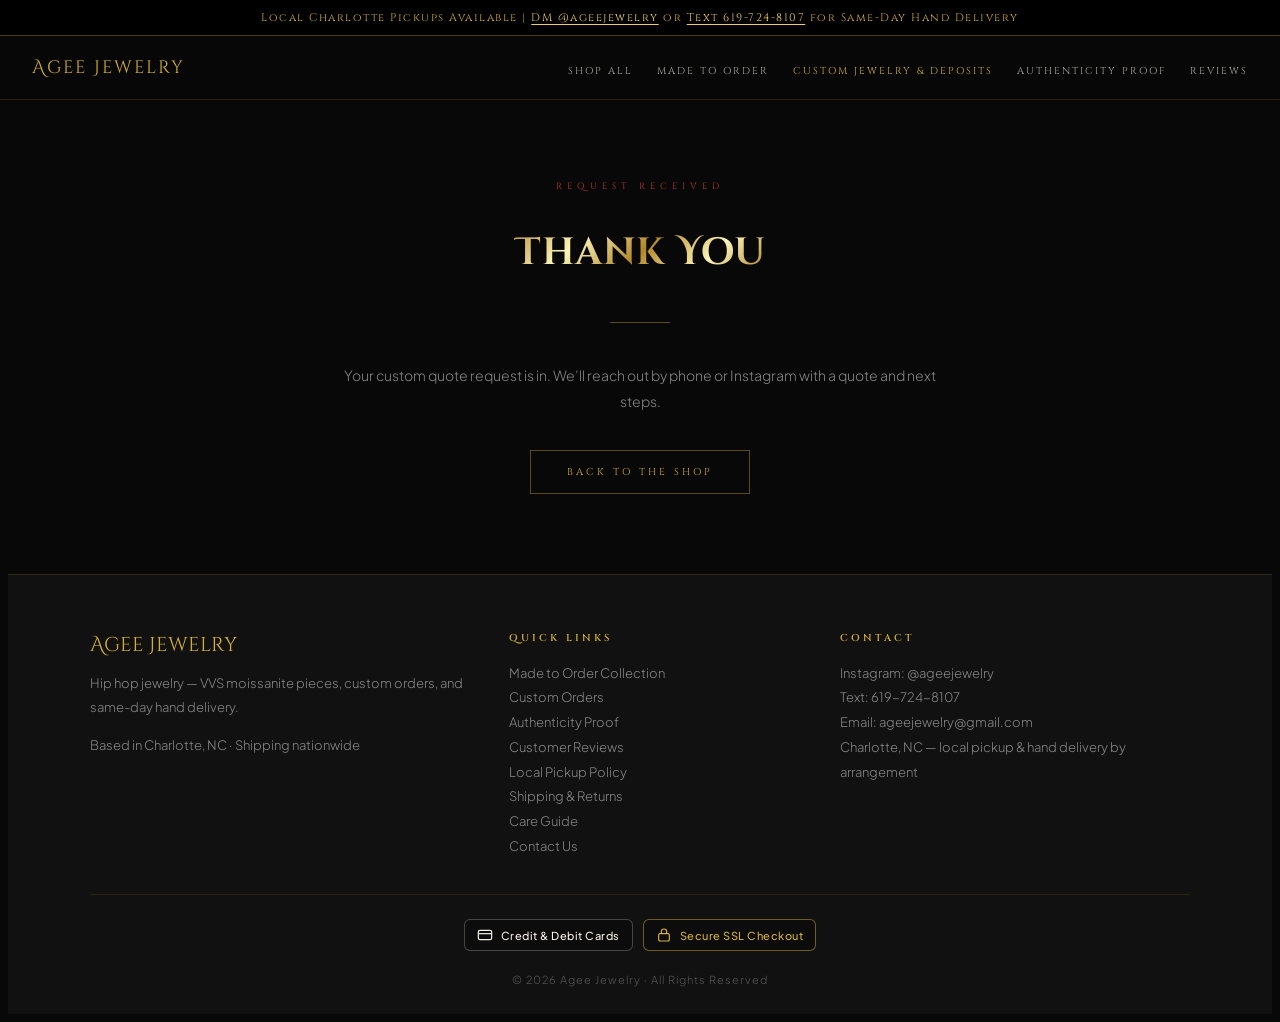
<file: custom/thanks/index.html>
<!DOCTYPE html>
<html lang="en">
<head>
<meta charset="UTF-8">
<meta name="viewport" content="width=device-width, initial-scale=1.0">
<title>Request Received — Agee Jewelry</title>
<meta name="description" content="Custom quote request received.">
<link href="https://fonts.googleapis.com/css2?family=Cinzel+Decorative:wght@400;700&family=Cinzel:wght@400;600;700&family=Space+Grotesk:wght@500;700&family=Plus+Jakarta+Sans:wght@300;400;500;600&display=swap" rel="stylesheet">
<link rel="stylesheet" href="/site.css">
</head>
<body>

<div class="announce" role="region" aria-label="Announcement">
  <span>Local Charlotte Pickups Available | <a href="https://www.instagram.com/ageejewelry/" target="_blank" rel="noopener">DM @ageejewelry</a> or <a href="sms:+16197248107">Text 619-724-8107</a> for Same-Day Hand Delivery</span>
</div>

<nav class="site-nav" aria-label="Main">
  <a href="/" class="nav-logo">Agee Jewelry</a>
  <ul class="nav-links">
    <li><a href="/#shop">Shop All</a></li>
    <li><a href="/collection/">Made to Order</a></li>
    <li><a href="/custom/" class="is-active">Custom Jewelry &amp; Deposits</a></li>
    <li><a href="/authenticity/">Authenticity Proof</a></li>
    <li><a href="/reviews/">Reviews</a></li>
  </ul>
</nav>

<main>
  <div class="section-header">
    <div class="section-eyebrow">Request Received</div>
    <h1 class="section-title">Thank You</h1>
    <div class="section-divider"></div>
  </div>
  <div class="page-wrap" style="text-align:center;">
    <p class="page-lede">Your custom quote request is in. We&rsquo;ll reach out by phone or Instagram with a quote and next steps.</p>
    <a class="btn-ghost" href="/">Back to the Shop</a>
  </div>
</main>
<footer class="site-footer" id="contact">
  <div class="footer-grid">
    <div>
      <div class="footer-logo">Agee Jewelry</div>
      <p>Hip hop jewelry &mdash; VVS moissanite pieces, custom orders, and same-day hand delivery.</p>
      <p>Based in Charlotte, NC &middot; Shipping nationwide</p>
    </div>
    <div>
      <h3>Quick Links</h3>
      <ul>
        <li><a href="/collection/">Made to Order Collection</a></li>
        <li><a href="/custom/">Custom Orders</a></li>
        <li><a href="/authenticity/">Authenticity Proof</a></li>
        <li><a href="/reviews/">Customer Reviews</a></li>
        <li><a href="/policies/#local-pickup">Local Pickup Policy</a></li>
        <li><a href="/shipping/">Shipping &amp; Returns</a></li>
        <li><a href="/policies/#care">Care Guide</a></li>
        <li><a href="mailto:ageejewelry@gmail.com">Contact Us</a></li>
      </ul>
    </div>
    <div>
      <h3>Contact</h3>
      <ul>
        <li>Instagram: <a href="https://www.instagram.com/ageejewelry/" target="_blank" rel="noopener">@ageejewelry</a></li>
        <li>Text: <a href="sms:+16197248107">619-724-8107</a></li>
        <li>Email: <a href="mailto:ageejewelry@gmail.com">ageejewelry@gmail.com</a></li>
        <li>Charlotte, NC &mdash; local pickup &amp; hand delivery by arrangement</li>
      </ul>
    </div>
  </div>
  <div class="pay-row" aria-label="Accepted payments and security">
    <span class="pay-badge"><svg viewBox="0 0 24 24" fill="none" stroke="currentColor" stroke-width="1.8" aria-hidden="true"><rect x="2" y="5" width="20" height="14" rx="2.5"/><path d="M2 10h20"/></svg> Credit &amp; Debit Cards</span>
    <span class="pay-badge ssl"><svg viewBox="0 0 24 24" fill="none" stroke="currentColor" stroke-width="1.8" aria-hidden="true"><rect x="4" y="10" width="16" height="11" rx="2"/><path d="M8 10V7a4 4 0 0 1 8 0v3"/></svg> Secure SSL Checkout</span>
  </div>
  <div class="footer-copy">&copy; 2026 Agee Jewelry &middot; All Rights Reserved</div>
</footer>

<div class="mobile-action-bar">
  <a href="https://ig.me/m/ageejewelry" class="btn-ig" target="_blank" rel="noopener">DM</a>
  <a href="sms:+16197248107" class="btn-ig">Text Us</a>
  <a href="/custom/" class="btn-custom">Custom Order</a>
</div>
</body>
</html>
</file>
<file: site.css>
/* Agee Jewelry — shared site styles (header, footer, trust components, inner pages) */
:root {
  --gold: #D4AF37;
  --gold-light: #F0D060;
  --red: #8B0000;
  --red-bright: #C0392B;
  --black: #080808;
  --black-2: #111111;
  --black-3: #181818;
  --white: #F5F0E8;
  --gray: #888;
  --bar-h: 36px;
  --nav-h: 64px;
}
@media (max-width: 860px) { :root { --nav-h: 108px; } }
@media (max-width: 700px)  { :root { --bar-h: 52px; } }

*, *::before, *::after { box-sizing: border-box; }
html { scroll-behavior: smooth; scroll-padding-top: calc(var(--bar-h) + var(--nav-h) + 8px); }
body { background: var(--black); color: var(--white); font-family: 'Plus Jakarta Sans', sans-serif; font-weight: 300; overflow-x: hidden; padding-top: calc(var(--bar-h) + var(--nav-h)); }

/* ---------- Sticky announcement bar ---------- */
.announce { position: fixed; top: 0; left: 0; right: 0; height: var(--bar-h); z-index: 110; display: flex; align-items: center; justify-content: center; text-align: center; background: #000; border-bottom: 1px solid rgba(212,175,55,0.35); padding: 0 12px; }
.announce a { font-family: 'Cinzel', serif; font-size: 11px; letter-spacing: 1.5px; line-height: 1.4; color: var(--gold); text-decoration: none; }
.announce a:hover { color: var(--gold-light); }
@media (max-width: 700px) { .announce a { font-size: 10px; letter-spacing: 0.5px; } }

/* ---------- Navigation ---------- */
nav.site-nav { position: fixed; top: var(--bar-h); left: 0; right: 0; height: var(--nav-h); z-index: 100; display: flex; justify-content: space-between; align-items: center; flex-wrap: wrap; padding: 0 32px; background: rgba(8,8,8,0.97); border-bottom: 1px solid rgba(212,175,55,0.15); backdrop-filter: blur(10px); }
nav.site-nav .nav-links { display: flex; gap: 24px; list-style: none; margin: 0; padding: 0; }
nav.site-nav .nav-links a { font-size: 10px; letter-spacing: 2px; white-space: nowrap; }
nav.site-nav .nav-links a.is-active { color: var(--gold); opacity: 1; }
@media (max-width: 860px) {
  nav.site-nav { padding: 0 20px; align-content: center; }
  nav.site-nav .nav-logo { height: 56px; display: flex; align-items: center; }
  nav.site-nav .nav-links { display: flex; order: 3; width: 100%; height: 44px; align-items: center; gap: 22px; overflow-x: auto; -webkit-overflow-scrolling: touch; scrollbar-width: none; border-top: 1px solid rgba(212,175,55,0.1); }
  nav.site-nav .nav-links::-webkit-scrollbar { display: none; }
}

/* the original marquee now sits under the nav in normal flow */
.marquee-bar { z-index: 1 !important; }
.hero { padding-top: 72px !important; }

/* ---------- Inner pages ---------- */
.nav-logo { font-family: 'Cinzel Decorative', serif; font-size: 18px; color: var(--gold); letter-spacing: 2px; text-decoration: none; }
.nav-links a { font-family: 'Cinzel', serif; text-transform: uppercase; color: var(--white); text-decoration: none; opacity: 0.7; transition: opacity 0.2s, color 0.2s; }
.nav-links a:hover { opacity: 1; color: var(--gold); }
.section-header { text-align: center; padding: 72px 24px 40px; }
.section-eyebrow { font-family: 'Cinzel', serif; font-size: 9px; letter-spacing: 5px; color: var(--red-bright); text-transform: uppercase; margin-bottom: 12px; }
.section-title { font-family: 'Cinzel Decorative', serif; font-size: clamp(22px, 4vw, 38px); color: var(--gold); letter-spacing: 1px; line-height: 1.25; }
.section-divider { width: 60px; height: 1px; background: var(--gold); margin: 20px auto 0; opacity: 0.4; }
.page-wrap { max-width: 880px; margin: 0 auto; padding: 0 24px 80px; }
.page-lede { text-align: center; color: var(--gray); font-size: 14px; line-height: 1.8; max-width: 620px; margin: 0 auto 36px; }
.btn-gold { display: inline-block; font-family: 'Cinzel', serif; font-size: 11px; letter-spacing: 3px; text-transform: uppercase; color: var(--black); background: var(--gold); padding: 16px 40px; text-decoration: none; border: 0; cursor: pointer; transition: background 0.2s, transform 0.15s; }
.btn-gold:hover { background: var(--gold-light); transform: translateY(-1px); }
.btn-ghost { display: inline-block; font-family: 'Cinzel', serif; font-size: 10px; letter-spacing: 3px; text-transform: uppercase; color: var(--gold); border: 1px solid rgba(212,175,55,0.4); padding: 14px 36px; text-decoration: none; }
.btn-ghost:hover { border-color: var(--gold); background: rgba(212,175,55,0.05); }

/* Deposit policy callout */
.deposit-box { border: 1px solid var(--gold); border-left: 6px solid var(--red-bright); background: linear-gradient(90deg, rgba(139,0,0,0.25), rgba(212,175,55,0.06)); padding: 22px 26px; margin: 0 0 40px; font-size: 14px; line-height: 1.75; color: var(--white); font-weight: 400; }
.deposit-box strong { color: var(--gold); font-weight: 700; }

/* Request form */
.req-form { display: grid; gap: 22px; }
.req-form label.field { display: grid; gap: 8px; font-family: 'Cinzel', serif; font-size: 10px; letter-spacing: 3px; text-transform: uppercase; color: var(--gold); }
.req-form input[type="text"], .req-form select, .req-form textarea, .req-form input[type="file"] { width: 100%; background: var(--black-3); color: var(--white); border: 1px solid rgba(212,175,55,0.25); padding: 14px 14px; font-family: 'Plus Jakarta Sans', sans-serif; font-size: 14px; font-weight: 300; letter-spacing: 0; text-transform: none; border-radius: 0; }
.req-form textarea { min-height: 140px; resize: vertical; }
.req-form input:focus, .req-form select:focus, .req-form textarea:focus { outline: 2px solid var(--gold); outline-offset: 1px; }
.req-form .hint { font-family: 'Plus Jakarta Sans', sans-serif; font-size: 11px; color: var(--gray); letter-spacing: 0; text-transform: none; }
.req-form .agree { display: flex; gap: 12px; align-items: flex-start; font-size: 13px; line-height: 1.6; color: var(--white); font-weight: 400; padding: 16px; border: 1px solid rgba(212,175,55,0.25); background: var(--black-3); }
.req-form .agree input { margin-top: 3px; accent-color: var(--gold); width: 18px; height: 18px; flex-shrink: 0; }
.req-form .hp { position: absolute; left: -9999px; }
.req-form button.btn-gold { width: 100%; padding: 18px; }

/* Trust badges + video showcase */
.badge-grid { display: grid; grid-template-columns: repeat(2, 1fr); gap: 16px; margin: 0 0 56px; }
.badge { background: var(--black-3); border: 1px solid rgba(212,175,55,0.2); padding: 26px 22px; text-align: center; }
.badge .ico { font-size: 30px; display: block; margin-bottom: 12px; }
.badge .t { font-family: 'Cinzel', serif; font-size: 12px; letter-spacing: 1.5px; line-height: 1.6; color: var(--gold); text-transform: uppercase; }
@media (max-width: 560px) { .badge-grid { grid-template-columns: 1fr; } }
.video-grid { display: grid; gap: 28px; margin-bottom: 48px; }
.video-card { background: var(--black-3); border: 1px solid rgba(212,175,55,0.15); }
.video-card video { display: block; width: 100%; max-height: 520px; background: #000; }
.video-card .cap { padding: 16px 20px; font-family: 'Cinzel', serif; font-size: 11px; letter-spacing: 2px; text-transform: uppercase; color: var(--white); }
.video-card .video-soon { display: none; align-items: center; justify-content: center; aspect-ratio: 16/9; color: var(--gray); font-size: 13px; background: #0d0d0d; }
.video-card.is-missing video { display: none; }
.video-card.is-missing .video-soon { display: flex; }
.note-box { border: 1px solid rgba(212,175,55,0.2); background: var(--black-3); padding: 20px 24px; font-size: 13px; line-height: 1.8; color: var(--gray); margin-bottom: 40px; }
.note-box strong { color: var(--white); font-weight: 500; }

/* Product trust blocks */
.spec-block { list-style: none; margin: 0 0 14px; padding: 12px 0 0; border-top: 1px solid rgba(212,175,55,0.12); display: grid; gap: 6px; font-size: 11px; line-height: 1.5; color: var(--gray); }
.spec-block li { display: grid; grid-template-columns: 82px 1fr; gap: 8px; }
.spec-block b { font-family: 'Cinzel', serif; font-weight: 600; font-size: 9px; letter-spacing: 1.5px; text-transform: uppercase; color: var(--gold); padding-top: 1px; }
.local-callout { margin: 0 0 16px; padding: 10px 12px; border: 1px dashed rgba(212,175,55,0.45); background: rgba(212,175,55,0.05); font-size: 11px; line-height: 1.6; color: var(--white); }
.local-callout a { color: var(--gold); text-decoration: none; }
.local-callout a:hover { text-decoration: underline; }

/* ---------- Footer ---------- */
footer.site-footer { background: var(--black-2); border-top: 1px solid rgba(212,175,55,0.15); padding: 56px 32px 28px; text-align: left; }
.footer-grid { max-width: 1100px; margin: 0 auto; display: grid; grid-template-columns: 1.3fr 1fr 1.2fr; gap: 40px; }
.footer-grid h3 { font-family: 'Cinzel', serif; font-size: 10px; letter-spacing: 3px; text-transform: uppercase; color: var(--gold); margin: 0 0 16px; font-weight: 600; }
.footer-grid p, .footer-grid li, .footer-grid a { font-size: 13px; line-height: 1.9; color: var(--gray); text-decoration: none; }
.footer-grid ul { list-style: none; margin: 0; padding: 0; }
.footer-grid a:hover { color: var(--gold); }
.site-footer .footer-logo { font-family: 'Cinzel Decorative', serif; font-size: 20px; color: var(--gold); margin-bottom: 12px; }
.pay-row { max-width: 1100px; margin: 36px auto 0; padding-top: 24px; border-top: 1px solid rgba(212,175,55,0.1); display: flex; flex-wrap: wrap; gap: 10px; align-items: center; justify-content: center; }
.pay-badge { display: inline-flex; align-items: center; gap: 8px; border: 1px solid rgba(245,240,232,0.25); border-radius: 6px; padding: 7px 12px; font-family: 'Plus Jakarta Sans', sans-serif; font-size: 11px; font-weight: 500; letter-spacing: 0.5px; color: var(--white); background: #0c0c0c; }
.pay-badge svg { width: 16px; height: 16px; flex-shrink: 0; }
.pay-badge.ssl { border-color: rgba(212,175,55,0.5); color: var(--gold); }
.site-footer .footer-copy { max-width: 1100px; margin: 22px auto 0; text-align: center; font-size: 11px; color: #555; letter-spacing: 1px; }
@media (max-width: 800px) {
  footer.site-footer { padding: 44px 20px 24px; }
  .footer-grid { grid-template-columns: 1fr; gap: 28px; }
}

/* =====================================================================
   Typography, metallic gold, glass callouts, stock badges, mobile bar
   ===================================================================== */
:root {
  --gold-metal: linear-gradient(135deg, #BF953F 0%, #FCF6BA 25%, #B38728 50%, #FBF5B7 75%, #AA771C 100%);
  --gold-btn: linear-gradient(135deg, #D4AF37 0%, #F0D060 50%, #AA771C 100%);
  --gold-btn-hover: linear-gradient(135deg, #E2C04E 0%, #F8E27A 50%, #BE8826 100%);
}

/* Space Grotesk for prices, grams, millimeters and spec data */
.product-price, .product-price-old, .spec-block span, .num { font-family: 'Space Grotesk', sans-serif; font-feature-settings: "tnum" 1; }
.product-price { font-weight: 700; font-size: 22px; letter-spacing: -0.3px; }
.product-price-old { font-weight: 500; }
.spec-block span { font-weight: 500; color: #c9c3b6; }

/* Brushed-gold metallic buttons */
.btn-gold, .buy-btn, .hero-cta { background: var(--gold-btn); color: #000; font-weight: 700; border: 0; }
.btn-gold:hover, .buy-btn:hover, .hero-cta:hover { background: var(--gold-btn-hover); }

/* Brushed-gold metallic headings (text fill only where supported) */
.section-title, .hero-title { display: inline-block; }
@supports ((-webkit-background-clip: text) or (background-clip: text)) {
  .section-title, .hero-title, .gold-text {
    background: var(--gold-metal);
    -webkit-background-clip: text;
    background-clip: text;
    -webkit-text-fill-color: transparent;
  }
  .hero-title { text-shadow: none; filter: drop-shadow(0 0 28px rgba(212,175,55,0.35)); }
}

/* Gold glass callouts */
.deposit-box, .local-callout, .note-box, .badge {
  -webkit-backdrop-filter: blur(12px);
  backdrop-filter: blur(12px);
  border: 1px solid rgba(212,175,55,0.45);
  background: linear-gradient(135deg, rgba(212,175,55,0.13), rgba(255,255,255,0.03));
  box-shadow: inset 0 1px 0 rgba(255,255,255,0.08), 0 8px 24px rgba(0,0,0,0.35);
}
.deposit-box { border-left: 6px solid var(--red-bright); }
.note-box { color: #b9b3a7; }
.local-callout { border-radius: 4px; }

/* In-stock / made-to-order badges */
.stock-badge { display: inline-flex; align-items: center; gap: 8px; align-self: flex-start; margin-bottom: 12px; padding: 6px 12px; border-radius: 999px; border: 1px solid; font-family: 'Space Grotesk', sans-serif; font-size: 10px; font-weight: 500; letter-spacing: 0.3px; line-height: 1.3; }
.stock-badge::before { content: ""; width: 8px; height: 8px; border-radius: 50%; background: currentColor; box-shadow: 0 0 8px currentColor; flex-shrink: 0; }
.stock-badge.in-stock { color: #4ade80; border-color: rgba(74,222,128,0.45); background: rgba(74,222,128,0.08); }
.stock-badge.made-to-order { color: #facc15; border-color: rgba(250,204,21,0.45); background: rgba(250,204,21,0.08); }

/* Custom request form layout */
.req-form .row-2 { display: grid; grid-template-columns: 1fr 1fr; gap: 22px; }
.req-form input[type="text"], .req-form select, .req-form textarea, .req-form input[type="file"] { font-size: 16px; } /* 16px stops iOS zoom-on-focus */
.req-form select { -webkit-appearance: none; appearance: none; padding-right: 42px; background-image: url("data:image/svg+xml,%3Csvg xmlns='http://www.w3.org/2000/svg' viewBox='0 0 24 24' fill='none' stroke='%23D4AF37' stroke-width='2'%3E%3Cpath d='M6 9l6 6 6-6'/%3E%3C/svg%3E"); background-repeat: no-repeat; background-position: right 14px center; background-size: 16px; }
.req-form input[type="file"] { padding: 12px; }
.req-form input[type="file"]::file-selector-button { margin-right: 12px; padding: 8px 14px; border: 0; background: var(--gold-btn); color: #000; font-family: 'Cinzel', serif; font-size: 10px; font-weight: 700; letter-spacing: 2px; text-transform: uppercase; cursor: pointer; }
@media (max-width: 640px) { .req-form .row-2 { grid-template-columns: 1fr; gap: 22px; } }

/* Sticky bottom action bar (phones) */
.mobile-action-bar { display: none; }
@media (max-width: 768px) {
  body { padding-bottom: calc(76px + env(safe-area-inset-bottom)); }
  .mobile-action-bar { display: grid; grid-template-columns: 1fr 1fr; gap: 8px; position: fixed; left: 0; right: 0; bottom: 0; z-index: 120; padding: 10px 12px calc(10px + env(safe-area-inset-bottom)); background: rgba(8,8,8,0.92); -webkit-backdrop-filter: blur(12px); backdrop-filter: blur(12px); border-top: 1px solid rgba(212,175,55,0.4); }
  .mobile-action-bar a { display: flex; align-items: center; justify-content: center; text-align: center; min-height: 46px; padding: 8px 10px; font-family: 'Cinzel', serif; font-size: 10px; font-weight: 700; letter-spacing: 1.5px; line-height: 1.3; text-transform: uppercase; text-decoration: none; }
  .mobile-action-bar .btn-ig { color: var(--gold); border: 1px solid rgba(212,175,55,0.6); }
  .mobile-action-bar .btn-custom { color: #000; background: var(--gold-btn); }
}

/* Sold items */
.product-card.is-sold:hover { transform: none; }
.product-card.is-sold .card-photo { filter: grayscale(0.7) brightness(0.65); }
.sold-ribbon { position: absolute; top: 14px; right: 14px; z-index: 4; padding: 6px 14px; background: rgba(8,8,8,0.85); border: 1px solid rgba(245,240,232,0.5); font-family: 'Cinzel', serif; font-size: 10px; font-weight: 700; letter-spacing: 3px; text-transform: uppercase; color: var(--white); }
.stock-badge.sold { color: #f87171; border-color: rgba(248,113,113,0.45); background: rgba(248,113,113,0.08); }
.buy-btn.is-disabled { background: #242424; color: #8a8a8a; cursor: not-allowed; pointer-events: none; }
.sold-note { margin-top: 12px; text-align: center; font-size: 11px; line-height: 1.6; color: var(--gray); }
.sold-note a { color: var(--gold); text-decoration: none; }
.sold-note a:hover { text-decoration: underline; }

/* Line icons (replace emojis) */
.feature-icon svg, .badge .ico svg { width: 32px; height: 32px; color: var(--gold); }
.feature-icon { line-height: 1; }
.badge .ico { line-height: 1; }

/* =====================================================================
   Sold items, icons, focus states
   ===================================================================== */
.stock-badge.sold-out { color: #b9b3a7; border-color: rgba(185,179,167,0.4); background: rgba(185,179,167,0.08); }
.stock-badge.sold-out::before { box-shadow: none; opacity: 0.7; }
.product-card.is-sold .card-photo { filter: grayscale(0.7) brightness(0.55); }
.product-card.is-sold .product-name, .product-card.is-sold .product-desc, .product-card.is-sold .spec-block { opacity: 0.6; }
.product-card.is-sold .product-price { opacity: 0.5; text-decoration: line-through; }
.product-card.is-sold:hover { transform: none; }
.sold-ribbon { position: absolute; top: 50%; left: 50%; transform: translate(-50%, -50%) rotate(-8deg); z-index: 4; padding: 10px 36px; border: 2px solid var(--gold); background: rgba(8,8,8,0.82); color: var(--gold); font-family: 'Cinzel', serif; font-size: 20px; font-weight: 700; letter-spacing: 8px; text-transform: uppercase; pointer-events: none; }
.buy-btn.is-disabled, .buy-btn.is-disabled:hover { background: #262626; color: #8a8a8a; cursor: not-allowed; transform: none; }
.sold-link { display: block; margin-top: 12px; text-align: center; font-family: 'Cinzel', serif; font-size: 9px; letter-spacing: 2px; text-transform: uppercase; color: var(--gold); text-decoration: none; }
.sold-link:hover { text-decoration: underline; }

.badge .ico svg { width: 34px; height: 34px; color: var(--gold); }
.badge .ico { margin-bottom: 14px; }
.feature-icon svg { width: 30px; height: 30px; color: var(--gold); }

a:focus-visible, button:focus-visible, select:focus-visible, summary:focus-visible { outline: 2px solid var(--gold); outline-offset: 3px; }
@media (prefers-reduced-motion: reduce) {
  html { scroll-behavior: auto; }
  .marquee-track { animation: none !important; }
  * { transition-duration: 0.01ms !important; }
}

/* Announcement bar with two inline links, three-button mobile bar */
.announce span { font-family: 'Cinzel', serif; font-size: 11px; letter-spacing: 1.5px; line-height: 1.4; color: var(--gold); }
.announce span a { color: var(--gold-light); text-decoration: underline; text-underline-offset: 3px; }
.announce span a:hover { color: #fff; }
@media (max-width: 700px) { .announce span { font-size: 10px; letter-spacing: 0.5px; } }
@media (max-width: 768px) {
  .mobile-action-bar { grid-template-columns: 1fr 1fr 1.4fr; }
  .mobile-action-bar a { font-size: 10px; letter-spacing: 1px; padding: 8px 6px; }
}

/* =====================================================================
   /custom 3D preview
   ===================================================================== */
.page-wrap.wide { max-width: 1120px; }
.custom-layout { display: block; }
.custom-layout.has-preview { display: grid; grid-template-columns: minmax(0, 1.05fr) minmax(0, 0.95fr); gap: 40px; align-items: start; }
.pv { position: sticky; top: calc(var(--bar-h) + var(--nav-h) + 16px); border: 1px solid rgba(212,175,55,0.35); background: linear-gradient(160deg, rgba(212,175,55,0.1), rgba(255,255,255,0.02)); -webkit-backdrop-filter: blur(12px); backdrop-filter: blur(12px); padding: 18px; box-shadow: 0 12px 40px rgba(0,0,0,0.45); }
.pv[hidden], .pv-name[hidden] { display: none; }
.pv-sub { margin: 6px 0 0; font-size: 12px; color: var(--gray); line-height: 1.6; }
.pv-stage { position: relative; margin: 14px 0 10px; aspect-ratio: 1 / 1; max-height: 520px; width: 100%; overflow: hidden; border: 1px solid rgba(212,175,55,0.2);
  background:
    radial-gradient(ellipse 14% 5% at 50% 90%, rgba(255,240,205,0.5), rgba(255,240,205,0) 100%),
    radial-gradient(ellipse 46% 11% at 50% 91%, rgba(255,232,170,0.30), rgba(255,232,170,0) 100%),
    radial-gradient(ellipse at 50% 0%, #1b1710 0%, #0b0a08 62%, #050505 100%);
  cursor: grab; touch-action: pan-y; }
.pv-stage::before { content: ""; position: absolute; inset: 0; z-index: 0; pointer-events: none;
  background: radial-gradient(ellipse 34% 100% at 50% 0%, rgba(255,244,214,0.34) 0%, rgba(255,238,190,0.16) 45%, rgba(255,238,190,0) 100%), radial-gradient(ellipse 15% 70% at 50% 0%, rgba(255,250,235,0.22) 0%, rgba(255,250,235,0) 100%);
  -webkit-mask-image: linear-gradient(to bottom, #000 0%, rgba(0,0,0,0.25) 80%, transparent 100%);
  mask-image: linear-gradient(to bottom, #000 0%, rgba(0,0,0,0.25) 80%, transparent 100%); }
.pv-stage.is-grabbing { cursor: grabbing; }
.pv-stage canvas { position: relative; z-index: 1; display: block; width: 100%; height: 100%; outline: none; }
.pv-stage canvas:focus-visible { outline: 2px solid var(--gold); outline-offset: -4px; }
.pv-hint { z-index: 2; position: absolute; left: 50%; bottom: 10px; transform: translateX(-50%); font-family: 'Cinzel', serif; font-size: 9px; letter-spacing: 3px; text-transform: uppercase; color: rgba(245,240,232,0.55); pointer-events: none; }
.pv-caption { text-align: center; font-family: 'Cinzel', serif; font-size: 10px; letter-spacing: 1.5px; text-transform: uppercase; color: var(--gold); margin-bottom: 14px; min-height: 16px; }
.pv-group { display: flex; flex-wrap: wrap; gap: 8px; margin-bottom: 12px; }
.pv-row { display: flex; flex-wrap: wrap; gap: 6px 22px; align-items: center; }
.pv-chip { font-family: 'Cinzel', serif; font-size: 10px; font-weight: 600; letter-spacing: 1.5px; text-transform: uppercase; color: var(--white); background: rgba(8,8,8,0.6); border: 1px solid rgba(212,175,55,0.3); padding: 9px 12px; min-height: 40px; cursor: pointer; transition: border-color .2s, background .2s, color .2s; }
.pv-chip:hover { border-color: var(--gold); }
.pv-chip[aria-pressed="true"] { background: var(--gold-btn); color: #000; border-color: transparent; font-weight: 700; }
.pv-swatch { width: 40px; height: 40px; border-radius: 50%; border: 2px solid rgba(245,240,232,0.25); cursor: pointer; padding: 0; background: radial-gradient(circle at 35% 30%, #fff 0%, var(--sw) 38%, color-mix(in srgb, var(--sw) 55%, #000) 100%); transition: transform .15s, border-color .2s; }
.pv-swatch:hover { transform: scale(1.06); }
.pv-swatch[aria-pressed="true"] { border-color: var(--gold); box-shadow: 0 0 0 3px rgba(212,175,55,0.35); }
.pv-name, .pv-zoom { display: grid; grid-template-columns: 96px 1fr; gap: 10px; align-items: center; margin: 4px 0 12px; }
.pv-name span, .pv-zoom span { font-family: 'Cinzel', serif; font-size: 10px; letter-spacing: 2px; text-transform: uppercase; color: var(--gold); }
.pv-name input { width: 100%; background: var(--black-3); color: var(--white); border: 1px solid rgba(212,175,55,0.3); padding: 10px 12px; font-size: 16px; font-family: 'Plus Jakarta Sans', sans-serif; text-transform: uppercase; letter-spacing: 2px; border-radius: 0; }
.pv-zoom input[type="range"] { width: 100%; accent-color: var(--gold); min-height: 32px; }
.pv-note { margin: 4px 0 0; font-size: 11px; line-height: 1.6; color: #7d7d7d; }
@media (max-width: 900px) {
  .custom-layout.has-preview { grid-template-columns: 1fr; gap: 28px; }
  .pv { position: static; padding: 14px; }
  .pv-stage { aspect-ratio: 1 / 1; max-height: 440px; }
}
@media (prefers-reduced-motion: reduce) { .pv-chip, .pv-swatch { transition: none; } }

/* form fields stack when the preview sits beside the form */
.custom-layout.has-preview .req-form .row-2 { grid-template-columns: 1fr; }
.req-form .row-2 { align-items: end; }
</file>
<file: collection/collection.css>
/* Made-to-order collection */
.mto-wrap { max-width: 1200px; margin: 0 auto; padding: 0 24px 96px; }
.mto-steps { display: grid; grid-template-columns: repeat(3, 1fr); gap: 12px; margin: 8px 0 24px; }
.mto-step { background: var(--black-3); border: 1px solid rgba(212,175,55,0.2); padding: 18px 18px 16px; display: grid; gap: 6px; }
.mto-step .num { font-size: 12px; color: #000; background: var(--gold-btn); width: 24px; height: 24px; border-radius: 50%; display: grid; place-items: center; font-weight: 700; }
.mto-step b { font-family: 'Cinzel', serif; font-size: 12px; letter-spacing: 1px; color: var(--gold); font-weight: 600; }
.mto-step > span:last-child { font-size: 12.5px; color: var(--gray); line-height: 1.6; }
.mto-wrap .deposit-box { margin-bottom: 32px; }
.mto-wrap .deposit-box a { color: var(--gold); }

.mto-bar { display: flex; flex-wrap: wrap; justify-content: space-between; align-items: center; gap: 12px; position: sticky; top: calc(var(--bar-h) + var(--nav-h)); z-index: 20; background: rgba(8,8,8,0.94); padding: 12px 0; border-bottom: 1px solid rgba(212,175,55,0.15); }
.mto-filters { display: flex; flex-wrap: wrap; gap: 8px; }
.mto-chip { font-family: 'Cinzel', serif; font-size: 10px; letter-spacing: 2px; text-transform: uppercase; color: var(--white); background: transparent; border: 1px solid rgba(212,175,55,0.35); padding: 9px 16px; border-radius: 999px; cursor: pointer; }
.mto-chip[aria-pressed="true"] { background: var(--gold-btn); color: #000; border-color: transparent; font-weight: 700; }
.mto-chip:focus-visible, .mto-card button:focus-visible { outline: 2px solid var(--gold); outline-offset: 2px; }
.mto-sort { display: flex; align-items: center; gap: 8px; font-family: 'Cinzel', serif; font-size: 10px; letter-spacing: 2px; text-transform: uppercase; color: var(--gray); }
.mto-sort select { background: var(--black-3); color: var(--white); border: 1px solid rgba(212,175,55,0.35); padding: 8px 10px; font-size: 13px; }
.mto-count { font-size: 12px; color: var(--gray); margin: 14px 0; }

.mto-grid { display: grid; grid-template-columns: repeat(4, 1fr); gap: 3px; }
.mto-card { background: var(--black-3); display: flex; flex-direction: column; }
.mto-card .ph { aspect-ratio: 1/1; background: #080808; overflow: hidden; }
.mto-card .ph img { width: 100%; height: 100%; object-fit: cover; display: block; transition: transform .4s; }
.mto-card:hover .ph img { transform: scale(1.04); }
.mto-card .info { padding: 14px 14px 16px; display: flex; flex-direction: column; flex: 1; border-top: 1px solid rgba(212,175,55,0.1); }
.mto-card .stock-badge { font-size: 9px; padding: 4px 9px; margin-bottom: 10px; }
.mto-card .nm { font-family: 'Cinzel', serif; font-size: 12px; letter-spacing: .5px; line-height: 1.4; color: var(--white); }
.mto-card .meta { font-size: 11px; color: var(--gray); margin: 4px 0 10px; }
.mto-card .pr { font-family: 'Space Grotesk', sans-serif; font-weight: 700; font-size: 20px; color: var(--gold); }
.mto-card .dep { font-size: 11px; color: #c9c3b6; margin: 2px 0 12px; flex: 1; }
.mto-card .buy-btn { display: block; width: 100%; font-family: 'Cinzel', serif; font-size: 10px; letter-spacing: 2px; text-transform: uppercase; padding: 12px 8px; cursor: pointer; text-align: center; }
.mto-card .buy-btn.quote { background: transparent; color: var(--gold); border: 1px solid rgba(212,175,55,0.6); }
.mto-foot { text-align: center; color: var(--gray); font-size: 13px; margin-top: 36px; }
.mto-foot a { color: var(--gold); }

.mto-dialog { width: min(640px, calc(100% - 24px)); max-height: calc(100dvh - 24px); margin: auto; background: var(--black-2); color: var(--white); border: 1px solid rgba(212,175,55,0.4); padding: 0; }
.mto-dialog::backdrop { background: rgba(0,0,0,0.75); }
.mto-form { padding: 28px 24px 24px; position: relative; }
.mto-x { position: absolute; top: 8px; right: 10px; background: none; border: 0; color: var(--gray); font-size: 30px; line-height: 1; cursor: pointer; padding: 4px 8px; }
.mto-x:hover { color: var(--gold); }
.mto-d-head { display: flex; gap: 16px; align-items: center; }
.mto-d-head img { width: 120px; height: 120px; object-fit: cover; flex-shrink: 0; border: 1px solid rgba(212,175,55,0.2); }
.mto-d-head h2 { font-family: 'Cinzel', serif; font-size: 17px; color: var(--white); font-weight: 600; letter-spacing: .5px; }
.mto-d-meta { font-size: 12px; color: var(--gray); margin: 4px 0 6px; }
.mto-d-price { font-family: 'Space Grotesk', sans-serif; font-size: 15px; color: var(--gold); font-weight: 700; }
.mto-d-price small { display: block; font-weight: 500; color: #c9c3b6; font-size: 12px; }
.mto-form input[type="email"] { width: 100%; background: var(--black-3); border: 1px solid rgba(212,175,55,0.25); color: var(--white); padding: 14px 16px; font-size: 14px; font-family: 'Plus Jakarta Sans', sans-serif; }

.mto-summary { background: var(--black-3); border: 1px solid rgba(212,175,55,0.3); padding: 22px; margin: 0 auto 28px; max-width: 560px; display: flex; gap: 18px; align-items: center; text-align: left; }
.mto-summary img { width: 110px; height: 110px; object-fit: cover; }
.mto-summary .nm { font-family: 'Cinzel', serif; color: var(--white); font-size: 15px; }
.mto-summary .meta { color: var(--gray); font-size: 12px; margin: 4px 0; }
.mto-summary .pr { font-family: 'Space Grotesk', sans-serif; color: var(--gold); font-weight: 700; }

@media (max-width: 980px) { .mto-grid { grid-template-columns: repeat(3, 1fr); } }
@media (max-width: 700px) {
  .mto-grid { grid-template-columns: repeat(2, 1fr); }
  .mto-steps { grid-template-columns: 1fr; }
  .mto-wrap { padding: 0 16px 120px; }
  .mto-card .info { padding: 12px 10px 12px; }
  .mto-card .pr { font-size: 17px; }
  .mto-d-head img { width: 84px; height: 84px; }
  .mto-summary { flex-direction: column; text-align: center; }
}
</file>
<file: custom/reference.css>
.ref-pick { margin: 0 0 40px; padding: 24px; background: var(--black-3); border: 1px solid rgba(212,175,55,0.22); }
.ref-head { display: flex; flex-wrap: wrap; justify-content: space-between; align-items: flex-end; gap: 16px; margin-bottom: 16px; }
.ref-head h2 { font-family: 'Cinzel', serif; font-size: 18px; color: var(--gold); margin: 6px 0; font-weight: 600; }
.ref-head p { font-size: 13px; color: var(--gray); line-height: 1.6; max-width: 520px; }
.ref-chips { display: flex; flex-wrap: wrap; gap: 6px; }
.ref-chip { font-family: 'Cinzel', serif; font-size: 9px; letter-spacing: 1.5px; text-transform: uppercase; color: var(--white); background: transparent; border: 1px solid rgba(212,175,55,0.35); padding: 7px 12px; border-radius: 999px; cursor: pointer; }
.ref-chip[aria-pressed="true"] { background: var(--gold-btn); color: #000; border-color: transparent; font-weight: 700; }
.ref-strip { display: grid; grid-auto-flow: column; grid-auto-columns: 132px; gap: 8px; overflow-x: auto; padding-bottom: 10px; scroll-snap-type: x proximity; }
.ref-strip:focus-visible { outline: 2px solid var(--gold); outline-offset: 4px; }
.ref-item { scroll-snap-align: start; background: #080808; border: 1px solid rgba(212,175,55,0.15); padding: 0; cursor: pointer; text-align: left; color: var(--white); display: flex; flex-direction: column; }
.ref-item img { width: 100%; aspect-ratio: 1/1; object-fit: cover; display: block; }
.ref-item span { font-size: 10.5px; line-height: 1.35; padding: 7px 8px 8px; color: #c9c3b6; }
.ref-item em { font-style: normal; display: block; font-size: 9px; letter-spacing: 1px; text-transform: uppercase; color: #4ade80; margin-bottom: 2px; }
.ref-item[aria-pressed="true"] { border-color: var(--gold); box-shadow: 0 0 0 2px var(--gold) inset; }
.ref-item:focus-visible { outline: 2px solid var(--gold); outline-offset: 2px; }
.ref-selected { display: flex; gap: 14px; align-items: center; margin-top: 14px; padding: 12px; border: 1px dashed rgba(212,175,55,0.5); }
.ref-selected img { width: 72px; height: 72px; object-fit: cover; flex-shrink: 0; }
.ref-sel-k { font-family: 'Cinzel', serif; font-size: 9px; letter-spacing: 2px; text-transform: uppercase; color: var(--red-bright); }
.ref-sel-n { font-family: 'Cinzel', serif; font-size: 14px; color: var(--white); margin: 2px 0 4px; }
.ref-sel-h { font-size: 12px; color: var(--gray); line-height: 1.5; }
.ref-clear { margin-left: auto; align-self: flex-start; background: none; border: 1px solid rgba(245,240,232,0.25); color: var(--gray); font-size: 11px; padding: 6px 10px; cursor: pointer; }
@media (max-width: 700px) { .ref-pick { padding: 16px; } .ref-strip { grid-auto-columns: 112px; } }
</file>
